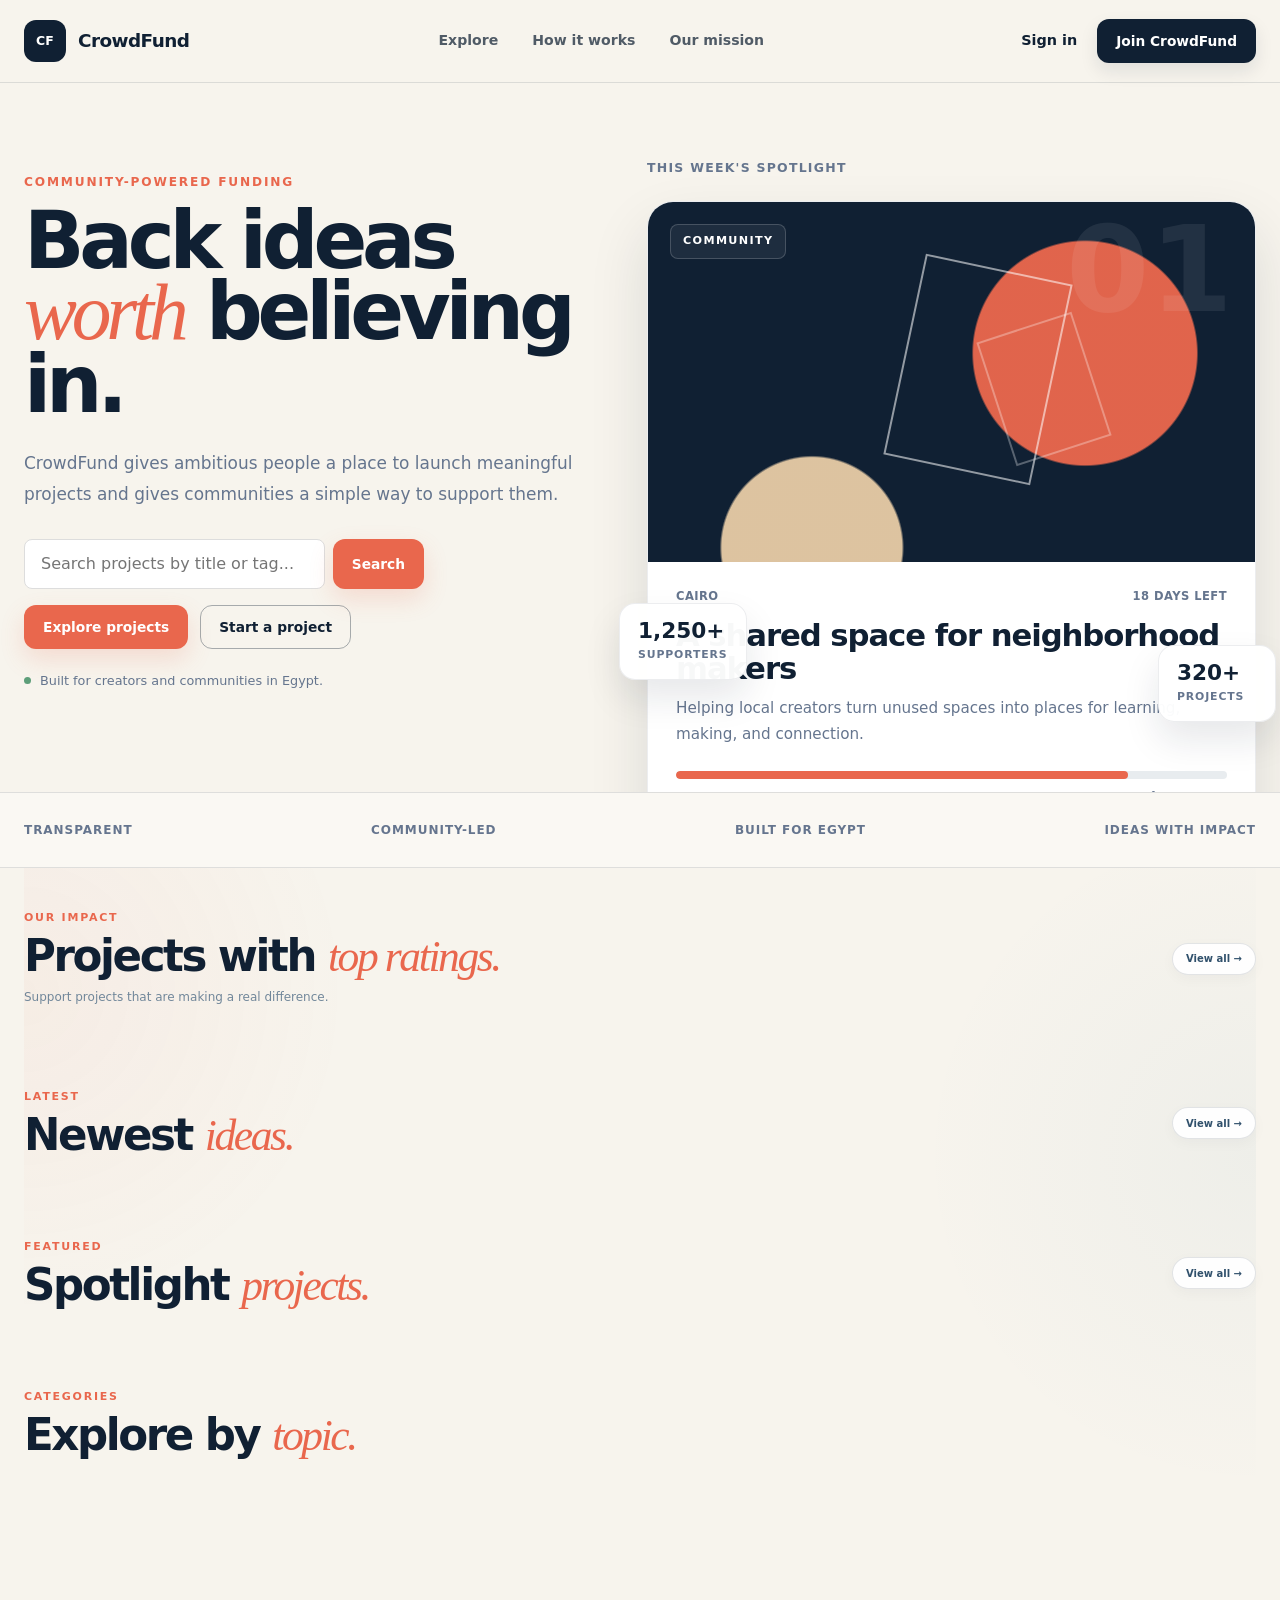
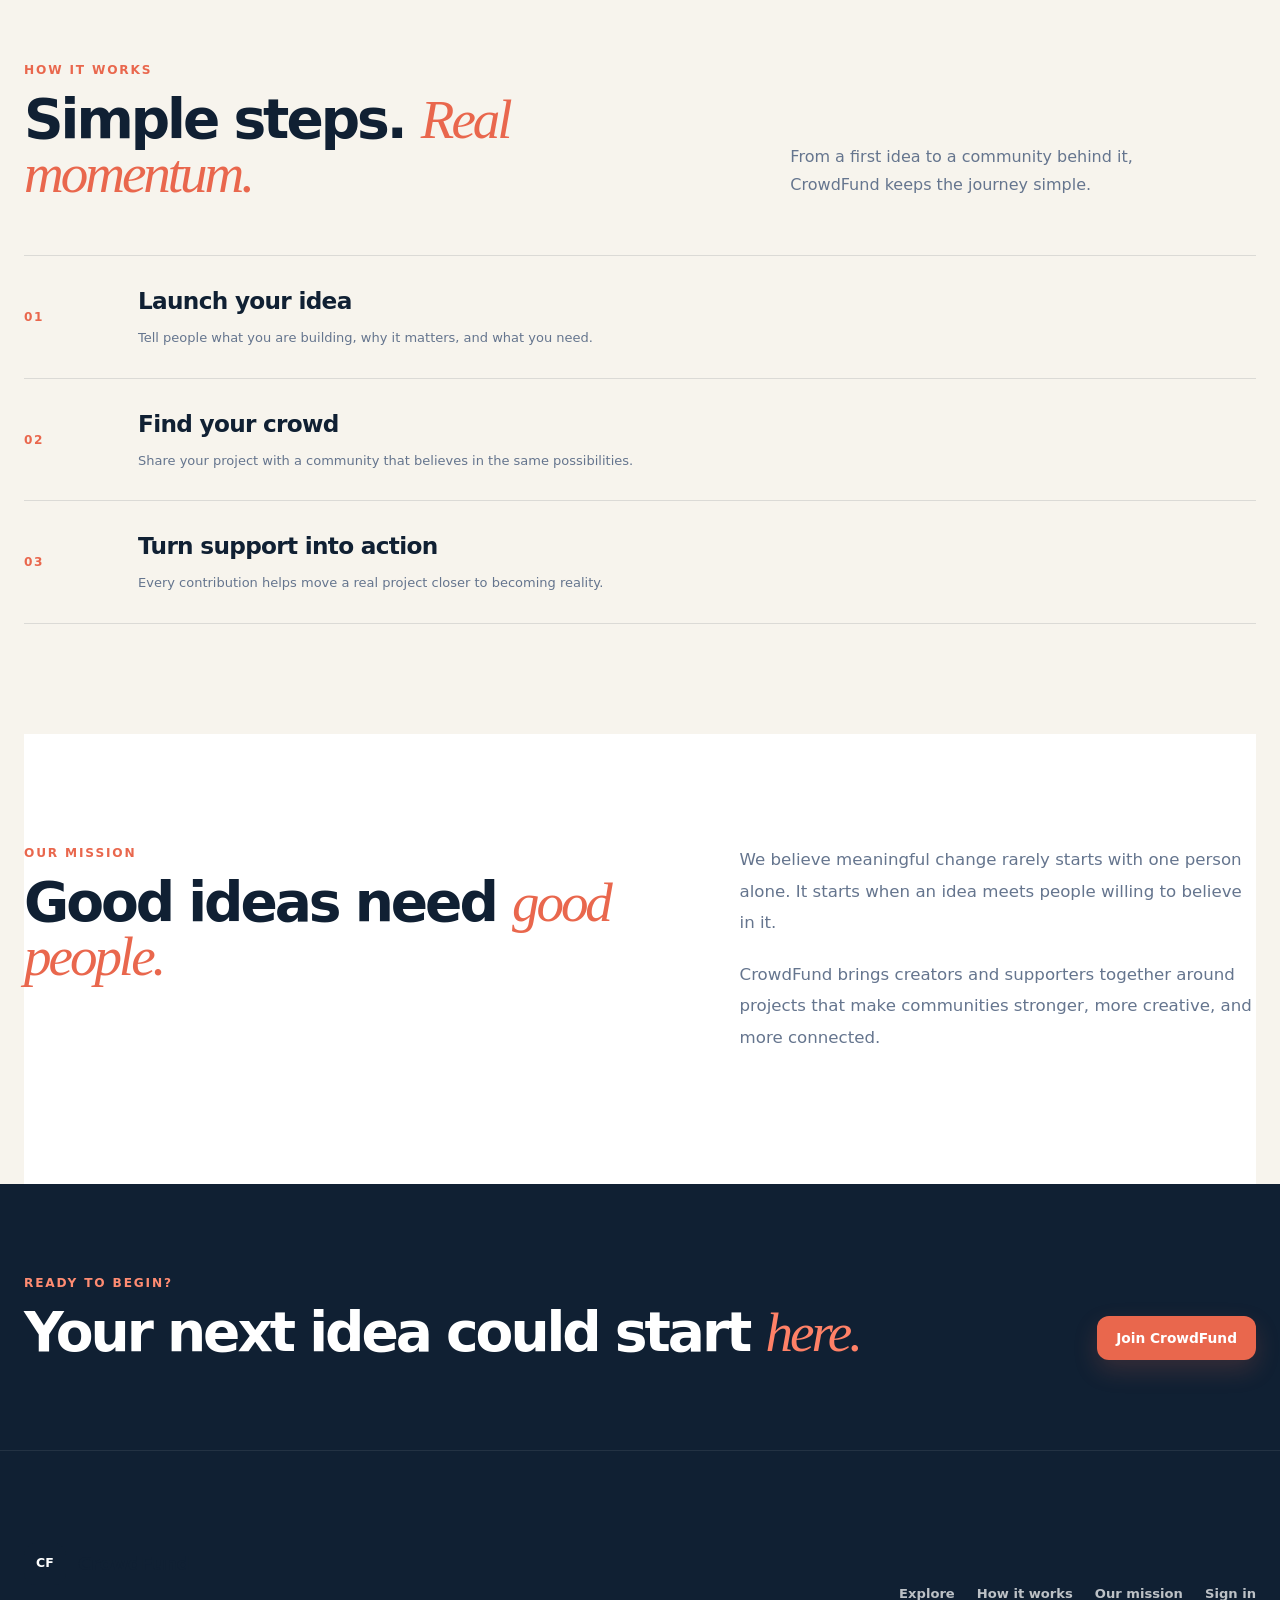
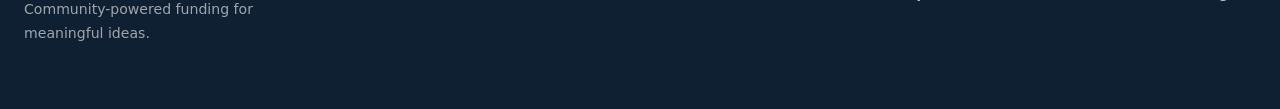
<file: frontend/index.html>
<!DOCTYPE html>
<html lang="en">
<head>
    <meta charset="UTF-8">

    <meta
        name="viewport"
        content="width=device-width, initial-scale=1.0"
    >

    <title>CrowdFund — Back Ideas Worth Believing In</title>

    <link
        rel="stylesheet"
        href="style.css?v=4"
    >

    <script src="app.js?v=4" defer></script>
    <script src="projects-common.js" defer></script>
    <script src="home.js" defer></script>
</head>

<body>

    <!-- =========================
         Header
         ========================= -->

    <header class="site-header">

        <div class="navbar">

            <a
                href="index.html"
                class="brand"
            >
                <span class="brand-mark">
                    CF
                </span>

                <span class="brand-name">
                    CrowdFund
                </span>
            </a>


            <nav class="main-nav">

                <a href="#discover">
                    Explore
                </a>

                <a href="#how-it-works">
                    How it works
                </a>

                <a href="#mission">
                    Our mission
                </a>

            </nav>


            <div
                class="nav-actions"
                id="nav-actions"
            >

                <a
                    href="login.html"
                    class="nav-login"
                >
                    Sign in
                </a>

                <a
                    href="register.html"
                    class="button button-dark"
                >
                    Join CrowdFund
                </a>

            </div>

        </div>

    </header>


    <!-- =========================
         Hero
         ========================= -->

    <main>

        <section class="hero">

            <div class="hero-grid">

                <div class="hero-copy">

                    <p class="hero-kicker">
                        Community-powered funding
                    </p>

                    <h1 class="hero-title">
                        Back ideas
                        <span>worth</span>
                        believing in.
                    </h1>

                    <p class="hero-description">
                        CrowdFund gives ambitious people a place
                        to launch meaningful projects and gives
                        communities a simple way to support them.
                    </p>


                    <div class="hero-actions">
                        <form id="hero-search-form" class="hero-search-form" style="display: flex; width: 100%; max-width: 400px; gap: 8px;">
                            <input type="text" id="hero-search-input" placeholder="Search projects by title or tag..." style="flex: 1; padding: 12px 16px; border: 1px solid #ddd; border-radius: 8px; font-size: 1rem; outline: none;">
                            <button type="submit" class="button button-coral">Search</button>
                        </form>
                    </div>
                    
                    <div class="hero-actions" style="margin-top: 16px;">

                        <a
                            href="#discover"
                            class="button button-coral"
                        >
                            Explore projects
                        </a>

                        <a
                            href="register.html"
                            class="button button-outline"
                        >
                            Start a project
                        </a>

                    </div>


                    <div class="hero-note">

                        <span class="hero-note-dot"></span>

                        <span>
                            Built for creators and communities in Egypt.
                        </span>

                    </div>

                </div>


                <div class="hero-showcase">

                    <p class="hero-showcase-label">
                        This week's spotlight
                    </p>


                    <article class="spotlight-card">

                        <div class="spotlight-visual">

                            <span class="spotlight-tag">
                                Community
                            </span>

                            <span class="spotlight-number">
                                01
                            </span>

                            <div class="spotlight-shape spotlight-shape-main"></div>
                            <div class="spotlight-shape spotlight-shape-small"></div>

                        </div>


                        <div class="spotlight-content">

                            <div class="spotlight-meta">
                                <span>Cairo</span>
                                <span>18 days left</span>
                            </div>

                            <h2>
                                A shared space for
                                neighborhood makers
                            </h2>

                            <p>
                                Helping local creators turn unused
                                spaces into places for learning,
                                making, and connection.
                            </p>


                            <div class="spotlight-progress">

                                <div class="progress-track">

                                    <div
                                        class="progress-value"
                                        style="width: 82%;"
                                    ></div>

                                </div>

                                <div class="spotlight-progress-meta">
                                    <strong>
                                        EGP 78,500
                                    </strong>

                                    <span>
                                        of EGP 95,000
                                    </span>
                                </div>

                            </div>

                        </div>

                    </article>


                    <div class="floating-stat floating-stat-left">

                        <strong>
                            1,250+
                        </strong>

                        <span>
                            supporters
                        </span>

                    </div>


                    <div class="floating-stat floating-stat-right">

                        <strong>
                            320+
                        </strong>

                        <span>
                            projects
                        </span>

                    </div>

                </div>

            </div>

        </section>


        <!-- =========================
             Trust strip
             ========================= -->

        <section class="trust-strip">

            <div class="trust-strip-inner">

                <span>
                    Transparent
                </span>

                <span>
                    Community-led
                </span>

                <span>
                    Built for Egypt
                </span>

                <span>
                    Ideas with impact
                </span>

            </div>

        </section>


        <!-- =========================
             Discover
             ========================= -->

        <section class="section discover-section" id="discover">
        <div class="section-heading">
    <div>
        <p class="hero-kicker">Our impact</p>

        <h2>
            Projects with
            <span>top ratings.</span>
        </h2>

        <p class="homepage-section-description">
            Support projects that are making a real difference.
        </p>
    </div>

    <a
        href="projects.html"
        class="homepage-view-all"
    >
        View all →
    </a>
</div>
            <div id="highest-rated-grid" class="project-grid"></div>
            
            <div class="section-heading">
    <div>
        <p class="hero-kicker">Latest</p>

        <h2>
            Newest
            <span>ideas.</span>
        </h2>
    </div>

    <a
        href="projects.html"
        class="homepage-view-all"
    >
        View all →
    </a>
</div>
            <div id="latest-projects-grid" class="project-grid"></div>

            <div class="section-heading">
    <div>
        <p class="hero-kicker">Featured</p>

        <h2>
            Spotlight
            <span>projects.</span>
        </h2>
    </div>

    <a
        href="projects.html"
        class="homepage-view-all"
    >
        View all →
    </a>
</div>
            <div id="featured-projects-grid" class="project-grid"></div>

           <div class="section-heading">
    <div>
        <p class="hero-kicker">Categories</p>

        <h2>
            Explore by
            <span>topic.</span>
        </h2>
    </div>
</div>
            <div id="categories-grid" class="project-grid" style="display: flex; gap: 20px; flex-wrap: wrap;"></div>
        </section>


        <!-- =========================
             How it works
             ========================= -->

        <section
            class="section how-section"
            id="how-it-works"
        >

            <div class="section-heading">

                <div>

                    <p class="hero-kicker">
                        How it works
                    </p>

                    <h2>
                        Simple steps.
                        <span>Real momentum.</span>
                    </h2>

                </div>

                <p>
                    From a first idea to a community behind it,
                    CrowdFund keeps the journey simple.
                </p>

            </div>


            <div class="process-list">

                <div class="process-row">

                    <span class="process-number">
                        01
                    </span>

                    <div class="process-content">

                        <h3>
                            Launch your idea
                        </h3>

                        <p>
                            Tell people what you are building,
                            why it matters, and what you need.
                        </p>

                    </div>

                </div>


                <div class="process-row">

                    <span class="process-number">
                        02
                    </span>

                    <div class="process-content">

                        <h3>
                            Find your crowd
                        </h3>

                        <p>
                            Share your project with a community
                            that believes in the same possibilities.
                        </p>

                    </div>

                </div>


                <div class="process-row">

                    <span class="process-number">
                        03
                    </span>

                    <div class="process-content">

                        <h3>
                            Turn support into action
                        </h3>

                        <p>
                            Every contribution helps move a real
                            project closer to becoming reality.
                        </p>

                    </div>

                </div>

            </div>

        </section>


        <!-- =========================
             Mission
             ========================= -->

        <section
            class="section mission-section"
            id="mission"
        >

            <div class="mission-grid">

                <div>

                    <p class="hero-kicker">
                        Our mission
                    </p>

                    <h2>
                        Good ideas need
                        <span>good people.</span>
                    </h2>

                </div>


                <div class="mission-copy">

                    <p>
                        We believe meaningful change rarely starts
                        with one person alone. It starts when an idea
                        meets people willing to believe in it.
                    </p>

                    <p>
                        CrowdFund brings creators and supporters
                        together around projects that make communities
                        stronger, more creative, and more connected.
                    </p>

                </div>

            </div>

        </section>


        <!-- =========================
             CTA
             ========================= -->

        <section class="cta-section">

            <div class="cta-inner">

                <div>

                    <p class="hero-kicker">
                        Ready to begin?
                    </p>

                    <h2>
                        Your next idea could
                        start <span>here.</span>
                    </h2>

                </div>


                <a
                    href="register.html"
                    class="button button-coral"
                >
                    Join CrowdFund
                </a>

            </div>

        </section>

    </main>


    <!-- =========================
         Footer
         ========================= -->

    <footer class="site-footer">

        <div class="footer-inner">

            <div class="footer-brand">

                <a
                    href="index.html"
                    class="brand"
                >
                    <span class="brand-mark">
                        CF
                    </span>

                    <span class="brand-name">
                        CrowdFund
                    </span>
                </a>

                <p>
                    Community-powered funding
                    for meaningful ideas.
                </p>

            </div>


            <div class="footer-links">

                <a href="#discover">
                    Explore
                </a>

                <a href="#how-it-works">
                    How it works
                </a>

                <a href="#mission">
                    Our mission
                </a>

                <a href="login.html">
                    Sign in
                </a>

            </div>

        </div>

    </footer>

</body>
</html>
</file>
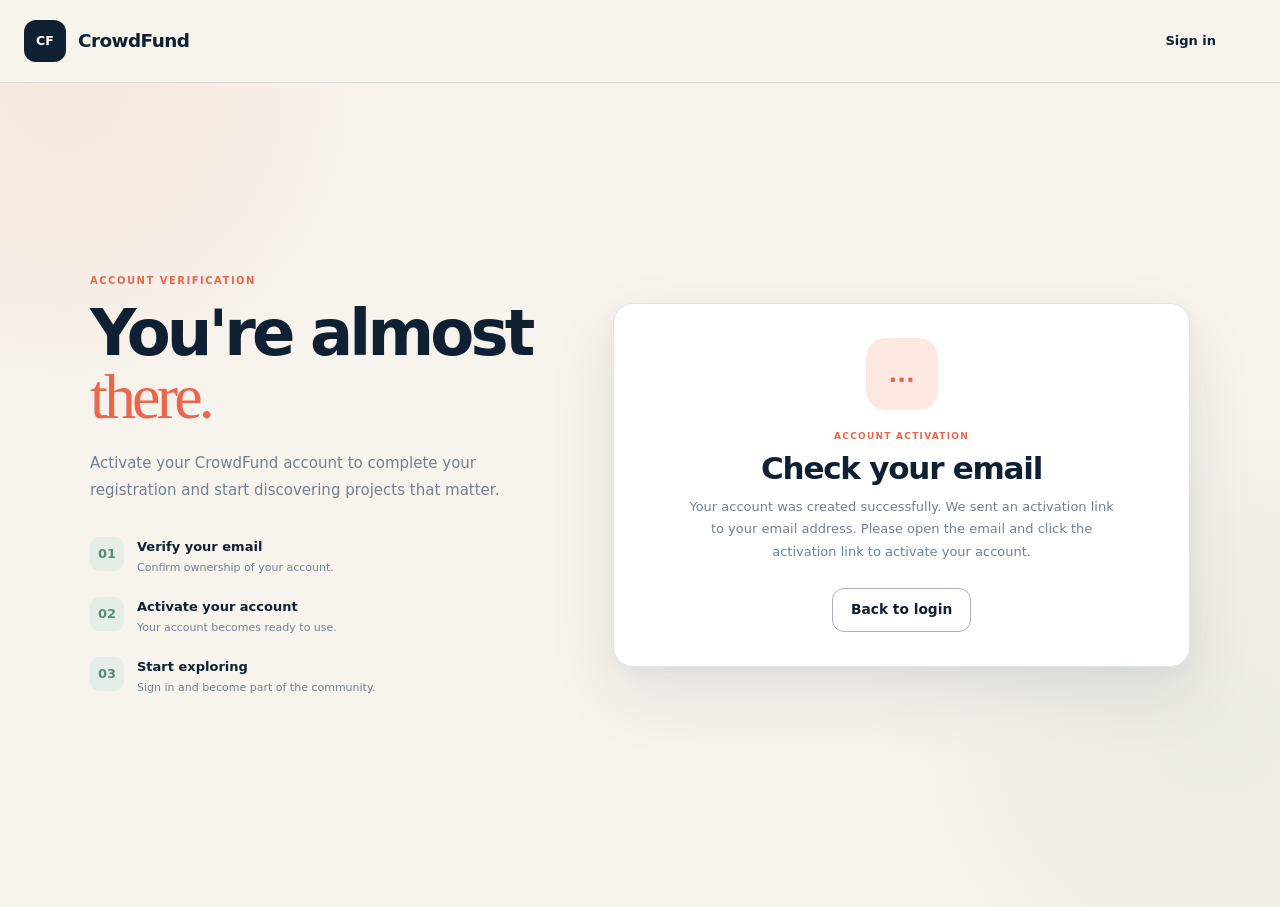
<file: frontend/activate.html>
<!DOCTYPE html>
<html lang="en">
<head>
    <meta charset="UTF-8">

    <meta
        name="viewport"
        content="width=device-width, initial-scale=1.0"
    >

    <meta
        name="description"
        content="Activate your CrowdFund account."
    >

    <title>Activate Account — CrowdFund</title>

    <link rel="stylesheet" href="style.css">
</head>

<body class="auth-page">

    <header class="site-header">
        <div class="container navbar">

            <a href="index.html" class="brand">
                <span class="brand-mark">CF</span>
                <span class="brand-name">
                    CrowdFund
                </span>
            </a>

            <div class="nav-actions">
                <a
                    href="login.html"
                    class="text-link"
                >
                    Sign in
                </a>
            </div>

        </div>
    </header>


    <main class="auth-main">

        <div class="auth-container">

            <section class="auth-intro">

                <div class="section-kicker">
                    ACCOUNT VERIFICATION
                </div>

                <h1>
                    You're almost
                    <span>there.</span>
                </h1>

                <p>
                    Activate your CrowdFund account to complete
                    your registration and start discovering
                    projects that matter.
                </p>

                <div class="auth-benefits">

                    <div class="auth-benefit">
                        <div class="auth-benefit-icon">
                            01
                        </div>

                        <div>
                            <strong>
                                Verify your email
                            </strong>

                            <span>
                                Confirm ownership of your account.
                            </span>
                        </div>
                    </div>


                    <div class="auth-benefit">
                        <div class="auth-benefit-icon">
                            02
                        </div>

                        <div>
                            <strong>
                                Activate your account
                            </strong>

                            <span>
                                Your account becomes ready to use.
                            </span>
                        </div>
                    </div>


                    <div class="auth-benefit">
                        <div class="auth-benefit-icon">
                            03
                        </div>

                        <div>
                            <strong>
                                Start exploring
                            </strong>

                            <span>
                                Sign in and become part of the community.
                            </span>
                        </div>
                    </div>

                </div>

            </section>


            <section class="auth-card activation-card">

                <div
                    id="activation-state"
                    class="activation-state"
                >

                    <div class="activation-icon">
                        ...
                    </div>

                    <span class="auth-card-label">
                        ACCOUNT ACTIVATION
                    </span>

                    <h2 id="activation-title">
                        Activating your account
                    </h2>

                    <p id="activation-message">
                        Please wait while we verify your
                        activation link.
                    </p>

                    <div
                        id="activation-actions"
                        class="activation-actions"
                        hidden
                    >

                        <a
                            href="login.html"
                            class="button button-coral button-large"
                        >
                            Go to sign in
                        </a>

                        <a
                            href="index.html"
                            class="button button-outline button-large"
                        >
                            Back to home
                        </a>

                    </div>

                </div>

            </section>

        </div>

    </main>


    <script src="app.js"></script>
    <script src="activate.js"></script>

</body>
</html>
</file>
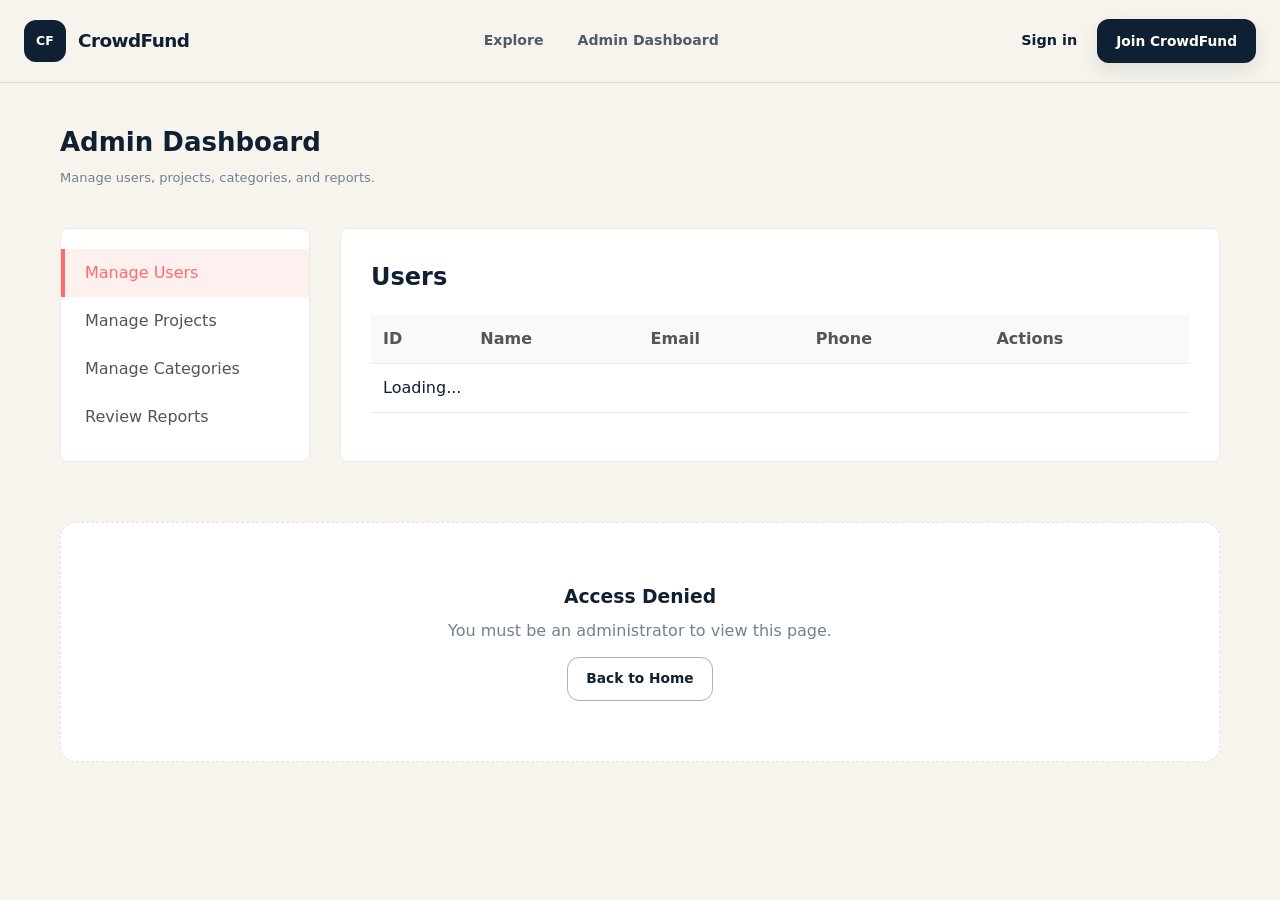
<file: frontend/admin.html>
<!DOCTYPE html>
<html lang="en">
<head>
    <meta charset="UTF-8">
    <meta name="viewport" content="width=device-width, initial-scale=1.0">
    <title>Admin Dashboard — CrowdFund</title>
    <link rel="stylesheet" href="style.css">
    <link rel="stylesheet" href="projects.css">
    <style>
        .admin-container {
            display: grid;
            grid-template-columns: 250px 1fr;
            gap: 30px;
            margin-top: 40px;
            margin-bottom: 60px;
        }
        .admin-sidebar {
            background: #fff;
            border: 1px solid #eaeaea;
            border-radius: 8px;
            padding: 20px 0;
            align-self: start;
        }
        .admin-nav-item {
            display: block;
            padding: 12px 20px;
            color: #555;
            text-decoration: none;
            font-weight: 500;
            border-left: 4px solid transparent;
        }
        .admin-nav-item:hover {
            background: #f9f9f9;
            color: #1a1a1a;
        }
        .admin-nav-item.active {
            border-left-color: #ff6b6b;
            color: #ff6b6b;
            background: #fff0f0;
        }
        .admin-content {
            background: #fff;
            border: 1px solid #eaeaea;
            border-radius: 8px;
            padding: 30px;
        }
        .admin-table {
            width: 100%;
            border-collapse: collapse;
            margin-top: 20px;
        }
        .admin-table th, .admin-table td {
            padding: 12px;
            text-align: left;
            border-bottom: 1px solid #eaeaea;
        }
        .admin-table th {
            font-weight: 600;
            color: #555;
            background: #f9f9f9;
        }
        .admin-table tr:hover {
            background: #f9f9f9;
        }
        .admin-actions {
            display: flex;
            gap: 10px;
        }
        .admin-btn {
            padding: 6px 12px;
            font-size: 0.85rem;
            border-radius: 4px;
            cursor: pointer;
            border: none;
            font-weight: 500;
        }
        .btn-danger {
            background: #ffe3e3;
            color: #e03131;
        }
        .btn-danger:hover { background: #ffc9c9; }
        .btn-success {
            background: #d3f9d8;
            color: #2b8a3e;
        }
        .btn-success:hover { background: #b2f2bb; }
        .btn-primary {
            background: #e7f5ff;
            color: #1971c2;
        }
        .btn-primary:hover { background: #d0ebff; }
        
        .section-panel { display: none; }
        .section-panel.active { display: block; }
    </style>
</head>
<body>
    <header class="site-header">
        <div class="container navbar">
            <a href="index.html" class="brand">
                <span class="brand-mark">CF</span>
                <span class="brand-name">CrowdFund</span>
            </a>
            <nav class="main-nav">
                <a href="projects.html">Explore</a>
                <a href="admin.html" class="active">Admin Dashboard</a>
            </nav>
            <div class="nav-actions" id="nav-actions"></div>
        </div>
    </header>

    <main class="page-main">
        <div class="container">
            <div class="page-header">
                <div>
                    <h1>Admin Dashboard</h1>
                    <p>Manage users, projects, categories, and reports.</p>
                </div>
            </div>

            <div class="admin-container" id="admin-container" hidden>
                <aside class="admin-sidebar">
                    <a href="#" class="admin-nav-item active" data-target="users">Manage Users</a>
                    <a href="#" class="admin-nav-item" data-target="projects">Manage Projects</a>
                    <a href="#" class="admin-nav-item" data-target="categories">Manage Categories</a>
                    <a href="#" class="admin-nav-item" data-target="reports">Review Reports</a>
                </aside>

                <div class="admin-content">
                    <!-- Users Section -->
                    <div id="section-users" class="section-panel active">
                        <h2>Users</h2>
                        <table class="admin-table">
                            <thead>
                                <tr>
                                    <th>ID</th>
                                    <th>Name</th>
                                    <th>Email</th>
                                    <th>Phone</th>
                                    <th>Actions</th>
                                </tr>
                            </thead>
                            <tbody id="users-tbody">
                                <tr><td colspan="5">Loading...</td></tr>
                            </tbody>
                        </table>
                    </div>

                    <!-- Projects Section -->
                    <div id="section-projects" class="section-panel">
                        <h2>Projects</h2>
                        <table class="admin-table">
                            <thead>
                                <tr>
                                    <th>ID</th>
                                    <th>Title</th>
                                    <th>Category</th>
                                    <th>Status</th>
                                    <th>Featured</th>
                                    <th>Actions</th>
                                </tr>
                            </thead>
                            <tbody id="projects-tbody">
                                <tr><td colspan="6">Loading...</td></tr>
                            </tbody>
                        </table>
                    </div>

                    <!-- Categories Section -->
                    <div id="section-categories" class="section-panel">
                        <div style="display: flex; justify-content: space-between; align-items: center;">
                            <h2>Categories</h2>
                            <button id="add-category-btn" class="button button-coral button-small">Add Category</button>
                        </div>
                        <div id="add-category-form" hidden style="margin-top:15px; display:flex; gap:10px;">
                            <input type="text" id="new-category-name" placeholder="Category Name" style="padding:8px; border:1px solid #ccc; border-radius:4px; flex:1;">
                            <button id="save-category-btn" class="button button-coral button-small">Save</button>
                            <button id="cancel-category-btn" class="button button-outline button-small">Cancel</button>
                        </div>
                        <table class="admin-table">
                            <thead>
                                <tr>
                                    <th>ID</th>
                                    <th>Name</th>
                                    <th>Slug</th>
                                    <th>Actions</th>
                                </tr>
                            </thead>
                            <tbody id="categories-tbody">
                                <tr><td colspan="4">Loading...</td></tr>
                            </tbody>
                        </table>
                    </div>

                    <!-- Reports Section -->
                    <div id="section-reports" class="section-panel">
                        <h2>Reports</h2>
                        <table class="admin-table">
                            <thead>
                                <tr>
                                    <th>ID</th>
                                    <th>Reporter</th>
                                    <th>Type</th>
                                    <th>Target ID</th>
                                    <th>Reason</th>
                                    <th>Actions</th>
                                </tr>
                            </thead>
                            <tbody id="reports-tbody">
                                <tr><td colspan="6">Loading...</td></tr>
                            </tbody>
                        </table>
                    </div>
                </div>
            </div>

            <div id="admin-error" class="empty-state" hidden>
                <h3>Access Denied</h3>
                <p>You must be an administrator to view this page.</p>
                <a href="index.html" class="button button-outline" style="margin-top: 14px;">Back to Home</a>
            </div>
        </div>
    </main>

    <script src="app.js"></script>
    <script src="admin.js"></script>
</body>
</html>
</file>
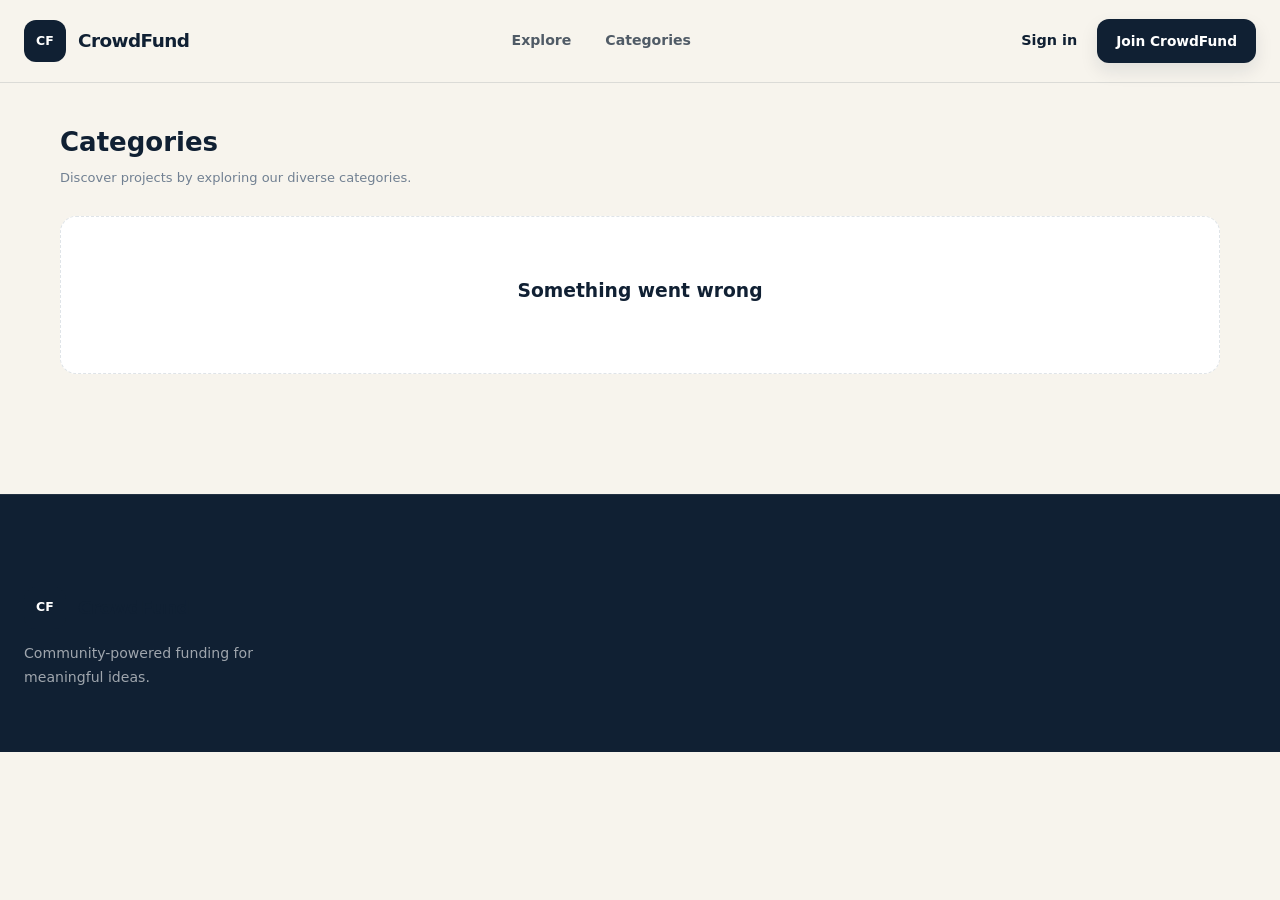
<file: frontend/categories.html>
<!DOCTYPE html>
<html lang="en">
<head>
    <meta charset="UTF-8">
    <meta name="viewport" content="width=device-width, initial-scale=1.0">
    <title>Categories — CrowdFund</title>
    <link rel="stylesheet" href="style.css">
    <link rel="stylesheet" href="projects.css">
    <style>
        .categories-grid-full {
            display: grid;
            grid-template-columns: repeat(auto-fill, minmax(250px, 1fr));
            gap: 20px;
            margin-top: 40px;
        }
        .category-card-large {
            display: flex;
            align-items: center;
            justify-content: center;
            padding: 40px 20px;
            background: #fff;
            border: 1px solid #eaeaea;
            border-radius: 12px;
            text-align: center;
            text-decoration: none;
            color: #1a1a1a;
            transition: transform 0.2s, box-shadow 0.2s;
            box-shadow: 0 4px 6px rgba(0,0,0,0.05);
        }
        .category-card-large:hover {
            transform: translateY(-5px);
            box-shadow: 0 8px 15px rgba(0,0,0,0.1);
            border-color: #ff6b6b;
        }
        .category-card-large h3 {
            margin: 0;
            font-size: 1.5rem;
        }
    </style>
</head>
<body>
    <header class="site-header">
        <div class="container navbar">
            <a href="index.html" class="brand">
                <span class="brand-mark">CF</span>
                <span class="brand-name">CrowdFund</span>
            </a>
            <nav class="main-nav">
                <a href="projects.html">Explore</a>
                <a href="categories.html">Categories</a>
            </nav>
            <div class="nav-actions" id="nav-actions"></div>
        </div>
    </header>

    <main class="page-main">
        <div class="container">
            <div class="page-header">
                <div>
                    <h1>Categories</h1>
                    <p>Discover projects by exploring our diverse categories.</p>
                </div>
            </div>

            <div id="categories-loading" class="loading-state">
                Loading categories...
            </div>
            
            <div id="categories-empty" class="empty-state" hidden>
                <h3>No categories found</h3>
            </div>

            <div id="categories-grid" class="categories-grid-full" hidden></div>
        </div>
    </main>

    <footer class="site-footer">
        <div class="container footer-inner">
            <div class="footer-brand">
                <a href="index.html" class="brand">
                    <span class="brand-mark">CF</span>
                    <span class="brand-name">CrowdFund</span>
                </a>
                <p>Community-powered funding for meaningful ideas.</p>
            </div>
        </div>
    </footer>

    <script src="app.js"></script>
    <script src="categories.js"></script>
</body>
</html>
</file>
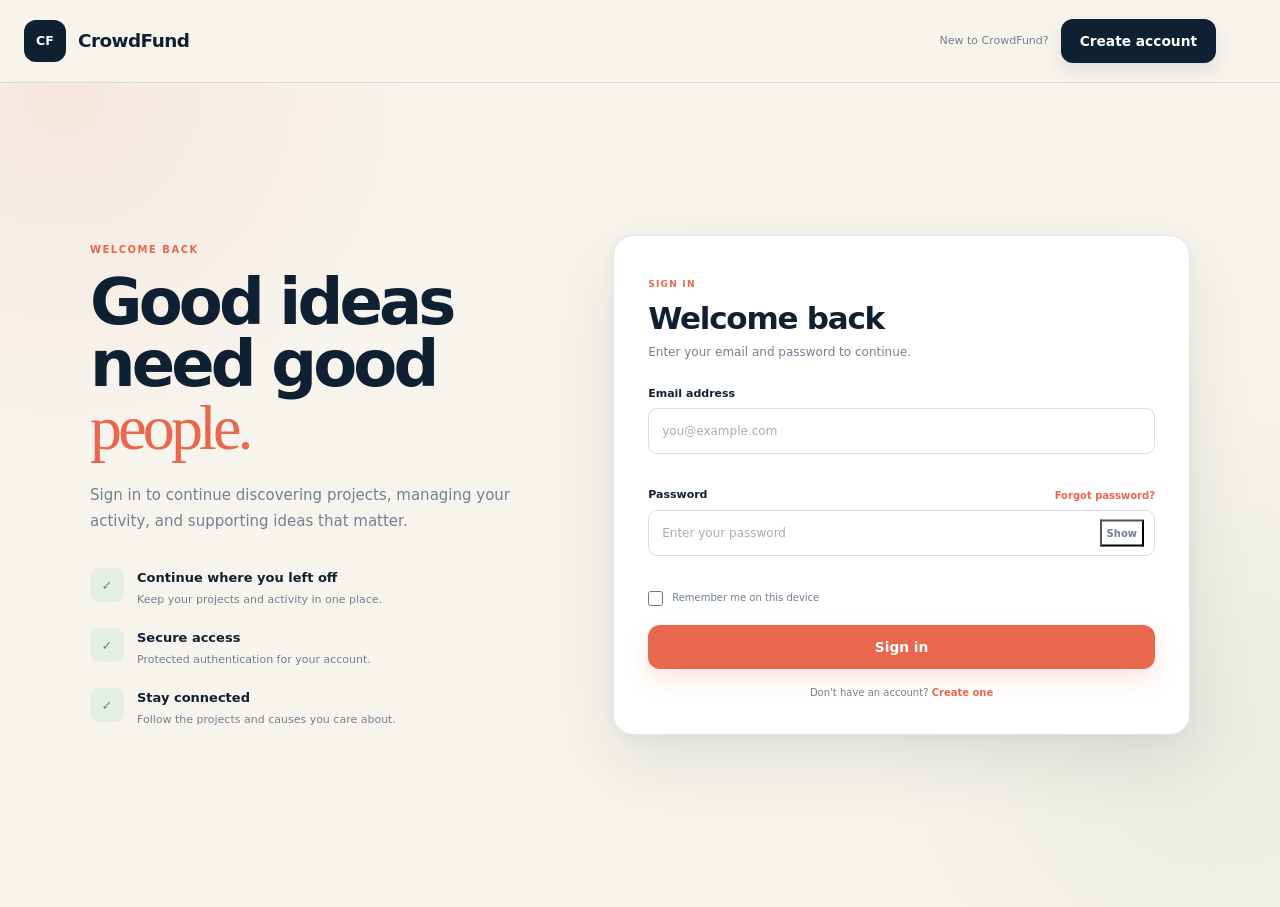
<file: frontend/create-project.html>
<!DOCTYPE html>
<html lang="en">
<head>
    <meta charset="UTF-8">

    <meta
        name="viewport"
        content="width=device-width, initial-scale=1.0"
    >

    <title>Start a Project — CrowdFund</title>

    <link rel="stylesheet" href="style.css">
    <link rel="stylesheet" href="projects.css">
</head>

<body>

    <header class="site-header">
        <div class="container navbar">

            <a href="index.html" class="brand">
                <span class="brand-mark">CF</span>
                <span class="brand-name">CrowdFund</span>
            </a>

            <nav class="main-nav">
                <a href="projects.html">Explore</a>
                
            </nav>

            <div class="nav-actions" id="nav-actions"></div>

        </div>
    </header>


    <main class="page-main">
        <div class="container">

            <div class="page-header">
                <div>
                    <h1>Start a project</h1>
                    <p>Tell people what you're building and why it matters.</p>
                </div>
            </div>


            <div id="create-alert" class="form-alert" hidden></div>


            <section class="form-card" id="details-card">

                <div class="form-section-title">Project details</div>
                <div class="form-section-subtitle">
                    All fields except tags are required.
                </div>

                <form id="create-project-form" novalidate>

                    <div class="form-group">
                        <label for="title">Project title</label>
                        <input type="text" id="title" name="title" placeholder="A short, clear title" required>
                        <small class="field-error" id="title-error"></small>
                    </div>

                    <div class="form-group">
                        <label for="details">Project details</label>
                        <textarea id="details" name="details" placeholder="Describe your project, its goals, and how the funds will be used." required></textarea>
                        <small class="field-error" id="details-error"></small>
                    </div>

                    <div class="form-row">

                        <div class="form-group">
                            <label for="category">Category</label>
                            <select id="category" name="category" required>
                                <option value="">Select a category</option>
                            </select>
                            <small class="field-error" id="category-error"></small>
                        </div>

                        <div class="form-group">
                            <label for="target_amount">Target amount (EGP)</label>
                            <input type="number" id="target_amount" name="target_amount" min="1" step="0.01" placeholder="250000" required>
                            <small class="field-error" id="target_amount-error"></small>
                        </div>

                    </div>

                    <div class="form-group">
                        <label for="tags">
                            Tags
                            <span class="optional-label">Optional</span>
                        </label>
                        <input type="text" id="tags" name="tags" placeholder="solar, farming, community">
                        <small class="form-hint">Separate tags with commas.</small>
                        <small class="field-error" id="tags-error"></small>
                    </div>

                    <div class="form-row">

                        <div class="form-group">
                            <label for="start_date">Campaign start date</label>
                            <input type="date" id="start_date" name="start_date" required>
                            <small class="field-error" id="start_date-error"></small>
                        </div>

                        <div class="form-group">
                            <label for="end_date">Campaign end date</label>
                            <input type="date" id="end_date" name="end_date" required>
                            <small class="field-error" id="end_date-error"></small>
                        </div>

                    </div>
                    <div class="form-group project-image-upload-group">

    <label for="image-input">
        Project images
        <span class="optional-label">Optional</span>
    </label>

    <div class="image-upload-grid" id="image-upload-grid">

        <label class="image-upload-add">
            <span class="image-upload-plus">+</span>
            <span>Add image</span>

            <input
                type="file"
                id="image-input"
                accept="image/*"
                multiple
                hidden
            >
        </label>

    </div>

    <small class="form-hint">
        Add one or more images to showcase your project.
    </small>

    <small
        class="field-error"
        id="images-error"
    ></small>

</div>

                    <button type="submit" id="create-button" class="button button-coral button-full">
                        <span id="create-button-text">Create project</span>
                    </button>

                </form>

            </section>


            

        </div>
    </main>


    <script src="app.js"></script>
    <script src="projects-common.js"></script>
    <script src="create-project.js"></script>

</body>
</html>
</file>
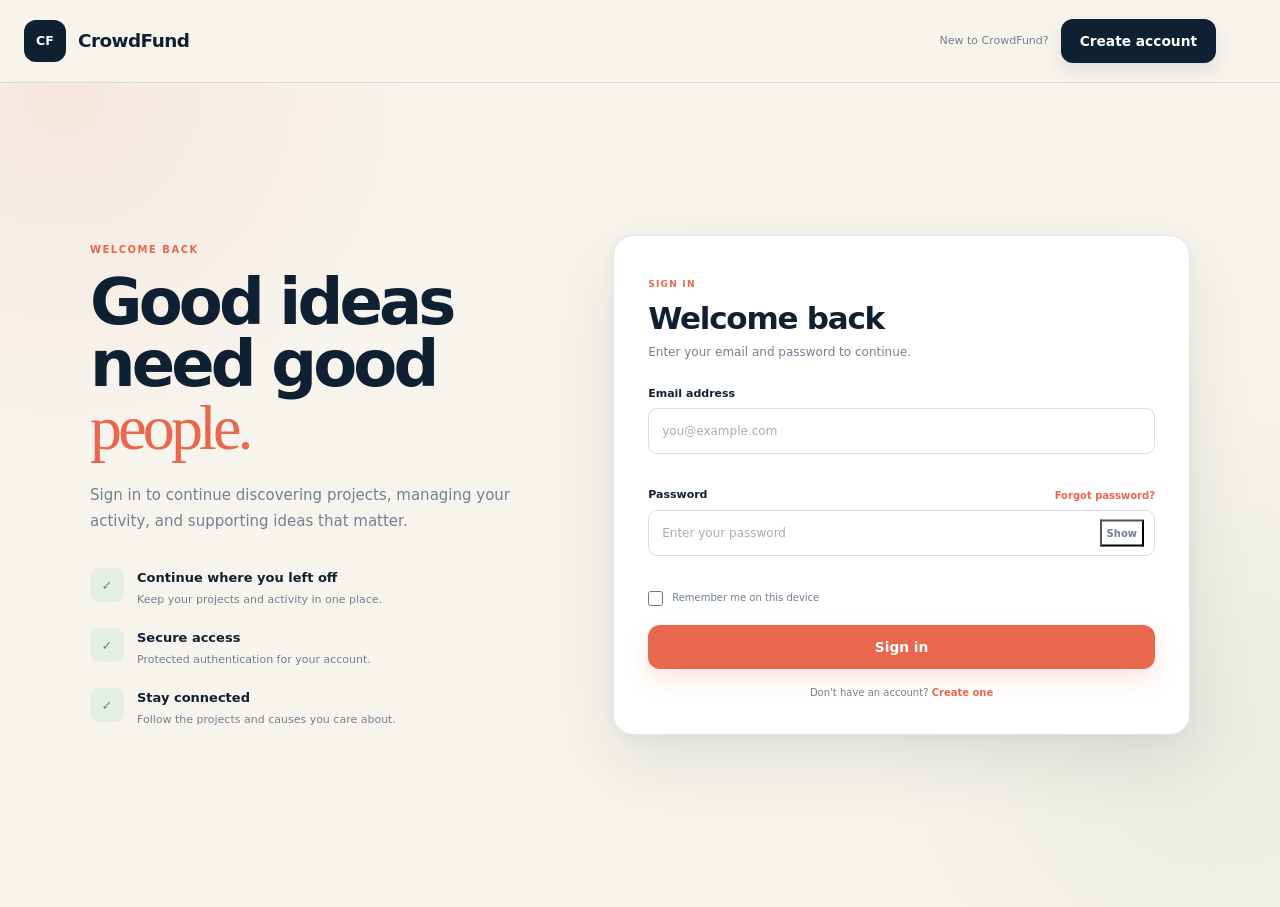
<file: frontend/edit-project.html>
<!DOCTYPE html>
<html lang="en">
<head>
    <meta charset="UTF-8">

    <meta
        name="viewport"
        content="width=device-width, initial-scale=1.0"
    >

    <title>Edit Project — CrowdFund</title>

    <link rel="stylesheet" href="style.css">
    <link rel="stylesheet" href="projects.css">
</head>

<body>

    <header class="site-header">
        <div class="container navbar">

            <a href="index.html" class="brand">
                <span class="brand-mark">CF</span>
                <span class="brand-name">CrowdFund</span>
            </a>

            <nav class="main-nav">
                <a href="projects.html">Explore</a>
                
            </nav>

            <div class="nav-actions" id="nav-actions"></div>

        </div>
    </header>


    <main class="page-main">
        <div class="container">

            <div class="page-header">
                <div>
                    <h1>Edit project</h1>
                    <p>Update your project's details, images, and campaign dates.</p>
                </div>
            </div>


            <div id="edit-loading" class="loading-state">
                Loading project...
            </div>

            <div id="edit-error" class="empty-state" hidden>
                <h3 id="edit-error-title">Something went wrong</h3>
                <p id="edit-error-message"></p>
                <a href="my-projects.
                html" class="button button-outline" style="margin-top: 14px;">
                    Back to my projects
                </a>
            </div>


            <div id="edit-content" hidden>

                <div id="edit-alert" class="form-alert" hidden></div>

                <section class="form-card">

                    <div class="form-section-title">Project details</div>

                    <form id="edit-project-form" novalidate>

                        <div class="form-group">
                            <label for="title">Project title</label>
                            <input type="text" id="title" name="title" required>
                            <small class="field-error" id="title-error"></small>
                        </div>

                        <div class="form-group">
                            <label for="details">Project details</label>
                            <textarea id="details" name="details" required></textarea>
                            <small class="field-error" id="details-error"></small>
                        </div>

                        <div class="form-row">

                            <div class="form-group">
                                <label for="category">Category</label>
                                <select id="category" name="category" required>
                                    <option value="">Select a category</option>
                                </select>
                                <small class="field-error" id="category-error"></small>
                            </div>

                            <div class="form-group">
                                <label for="target_amount">Target amount (EGP)</label>
                                <input type="number" id="target_amount" name="target_amount" min="1" step="0.01" required>
                                <small class="field-error" id="target_amount-error"></small>
                            </div>

                        </div>

                        <div class="form-group">
                            <label for="tags">
                                Tags
                                <span class="optional-label">Optional</span>
                            </label>
                            <input type="text" id="tags" name="tags" placeholder="solar, farming, community">
                            <small class="form-hint">Separate tags with commas.</small>
                            <small class="field-error" id="tags-error"></small>
                        </div>

                        <div class="form-row">

                            <div class="form-group">
                                <label for="start_date">Campaign start date</label>
                                <input type="date" id="start_date" name="start_date" required>
                                <small class="field-error" id="start_date-error"></small>
                            </div>

                            <div class="form-group">
                                <label for="end_date">Campaign end date</label>
                                <input type="date" id="end_date" name="end_date" required>
                                <small class="field-error" id="end_date-error"></small>
                            </div>

                        </div>

                        <button type="submit" id="save-button" class="button button-coral button-full">
                            <span id="save-button-text">Save changes</span>
                        </button>

                    </form>

                </section>


                <section class="form-card">

                    <div class="form-section-title">Project images</div>
                    <div class="form-section-subtitle">
                        Add more pictures or remove existing ones.
                    </div>

                    <div class="image-upload-grid" id="image-upload-grid">
                        <label class="image-upload-add">
                            + Add image
                            <input type="file" id="image-input" accept="image/*" multiple hidden>
                        </label>
                    </div>

                </section>


                <section class="form-card">

                    <div class="form-section-title">Cancellation</div>

                    <p class="form-section-subtitle" id="cancel-note"></p>

                    <button type="button" id="cancel-project-button" class="button-danger button-full" hidden>
                        Cancel project
                    </button>

                </section>


                <section class="form-card">

                    <div class="form-section-title">Danger zone</div>
                    <p class="form-section-subtitle">
                        Deleting a project permanently removes it and cannot be undone.
                    </p>

                    <button type="button" id="delete-project-button" class="button-danger button-full">
                        Delete project
                    </button>

                </section>

            </div>

        </div>
    </main>


    <script src="app.js"></script>
    <script src="projects-common.js"></script>
    <script src="edit-project.js"></script>

</body>
</html>
</file>
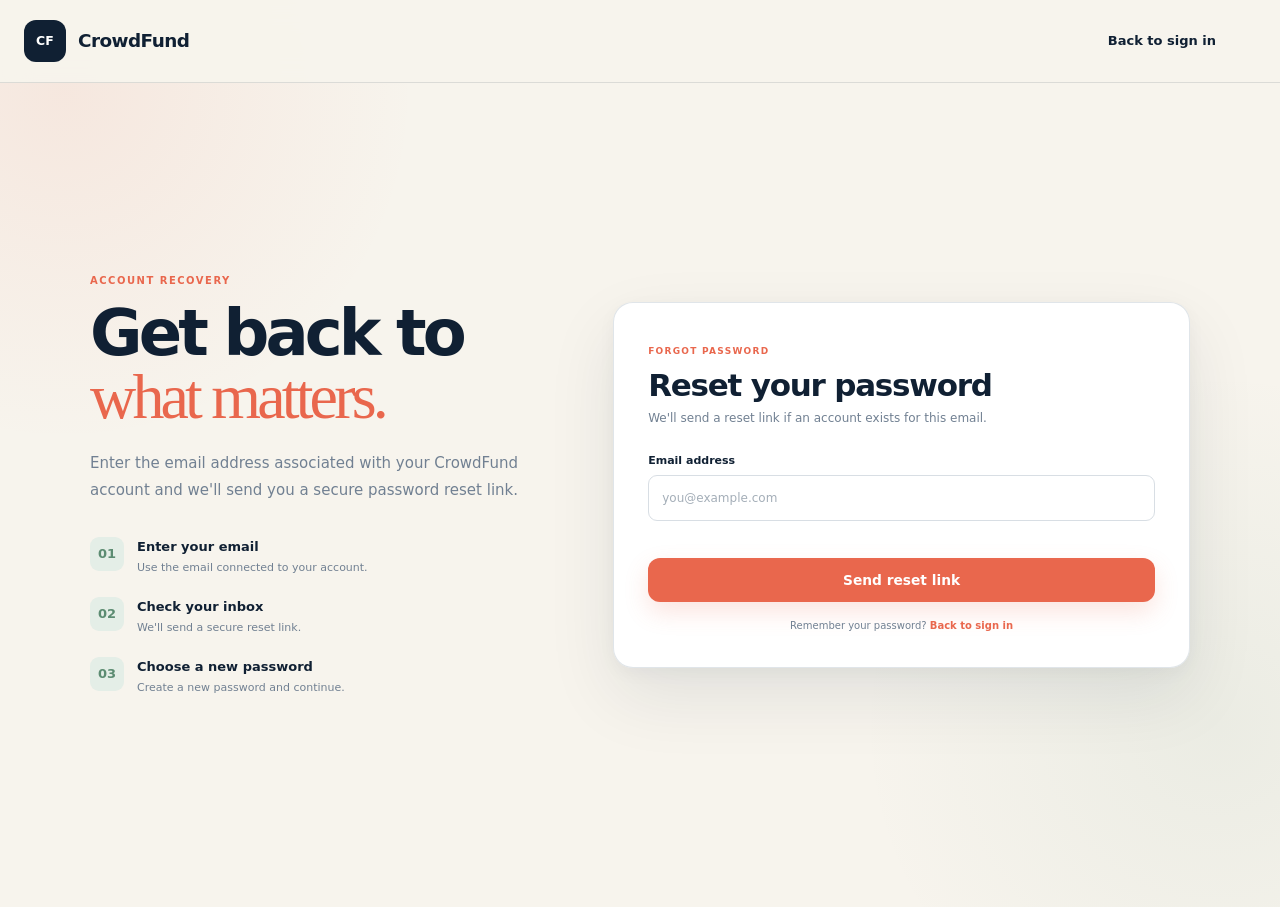
<file: frontend/forgot-password.html>
<!DOCTYPE html>
<html lang="en">
<head>
    <meta charset="UTF-8">

    <meta
        name="viewport"
        content="width=device-width, initial-scale=1.0"
    >

    <meta
        name="description"
        content="Reset your CrowdFund password."
    >

    <title>Forgot Password — CrowdFund</title>

    <link rel="stylesheet" href="style.css">
</head>

<body class="auth-page">

    <header class="site-header">
        <div class="container navbar">

            <a href="index.html" class="brand">
                <span class="brand-mark">CF</span>
                <span class="brand-name">CrowdFund</span>
            </a>

            <div class="nav-actions">
                <a
                    href="login.html"
                    class="text-link"
                >
                    Back to sign in
                </a>
            </div>

        </div>
    </header>


    <main class="auth-main">

        <div class="auth-container">

            <section class="auth-intro">

                <div class="section-kicker">
                    ACCOUNT RECOVERY
                </div>

                <h1>
                    Get back to
                    <span>what matters.</span>
                </h1>

                <p>
                    Enter the email address associated with your
                    CrowdFund account and we'll send you a secure
                    password reset link.
                </p>

                <div class="auth-benefits">

                    <div class="auth-benefit">
                        <div class="auth-benefit-icon">
                            01
                        </div>

                        <div>
                            <strong>
                                Enter your email
                            </strong>

                            <span>
                                Use the email connected to your account.
                            </span>
                        </div>
                    </div>

                    <div class="auth-benefit">
                        <div class="auth-benefit-icon">
                            02
                        </div>

                        <div>
                            <strong>
                                Check your inbox
                            </strong>

                            <span>
                                We'll send a secure reset link.
                            </span>
                        </div>
                    </div>

                    <div class="auth-benefit">
                        <div class="auth-benefit-icon">
                            03
                        </div>

                        <div>
                            <strong>
                                Choose a new password
                            </strong>

                            <span>
                                Create a new password and continue.
                            </span>
                        </div>
                    </div>

                </div>

            </section>


            <section class="auth-card">

                <div class="auth-card-header">

                    <span class="auth-card-label">
                        FORGOT PASSWORD
                    </span>

                    <h2>
                        Reset your password
                    </h2>

                    <p>
                        We'll send a reset link if an account
                        exists for this email.
                    </p>

                </div>


                <div
                    id="forgot-alert"
                    class="form-alert"
                    role="alert"
                    aria-live="polite"
                    hidden
                ></div>


                <form
                    id="forgot-form"
                    class="auth-form"
                    novalidate
                >

                    <div class="form-group">

                        <label for="forgot-email">
                            Email address
                        </label>

                        <input
                            type="email"
                            id="forgot-email"
                            name="email"
                            placeholder="you@example.com"
                            autocomplete="email"
                            required
                        >

                        <small
                            class="field-error"
                            id="forgot-email-error"
                        ></small>

                    </div>


                    <button
                        type="submit"
                        id="forgot-button"
                        class="button button-coral button-large auth-submit"
                    >
                        <span id="forgot-button-text">
                            Send reset link
                        </span>
                    </button>


                    <p class="auth-footer-text">
                        Remember your password?

                        <a href="login.html">
                            Back to sign in
                        </a>
                    </p>

                </form>

            </section>

        </div>

    </main>


    <script src="app.js"></script>
    <script src="forgot-password.js"></script>

</body>
</html>
</file>
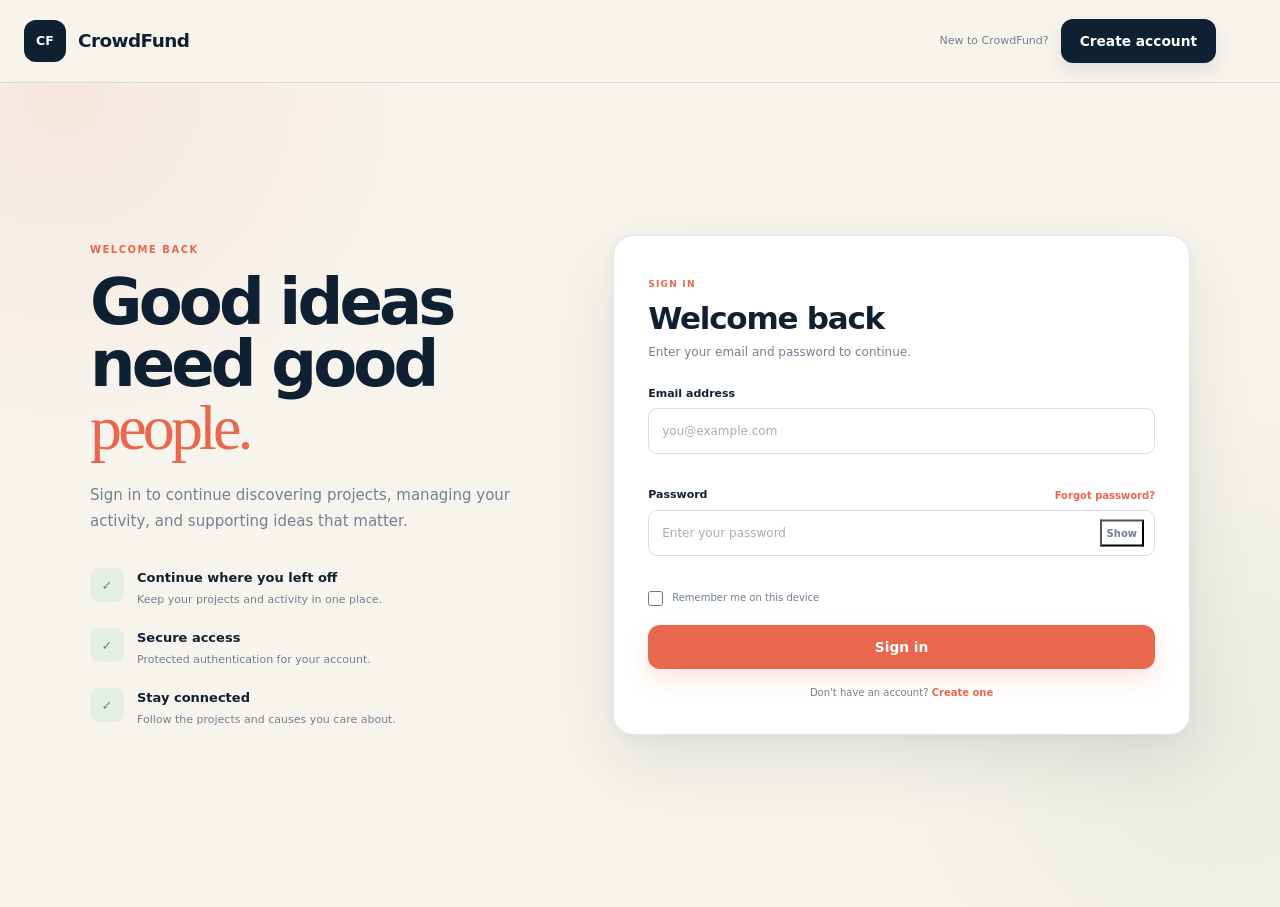
<file: frontend/login.html>
<!DOCTYPE html>
<html lang="en">
<head>
    <meta charset="UTF-8">

    <meta
        name="viewport"
        content="width=device-width, initial-scale=1.0"
    >

    <meta
        name="description"
        content="Sign in to your CrowdFund account."
    >

    <title>Sign In — CrowdFund</title>

    <link rel="stylesheet" href="style.css">
</head>

<body class="auth-page">

    <header class="site-header">
        <div class="container navbar">

            <a href="index.html" class="brand">
                <span class="brand-mark">CF</span>
                <span class="brand-name">CrowdFund</span>
            </a>

            <div class="nav-actions">
                <span class="auth-nav-text">
                    New to CrowdFund?
                </span>

                <a
                    href="register.html"
                    class="button button-dark"
                >
                    Create account
                </a>
            </div>

        </div>
    </header>


    <main class="auth-main">

        <div class="auth-container">

            <section class="auth-intro">

                <div class="section-kicker">
                    WELCOME BACK
                </div>

                <h1>
                    Good ideas
                    need good
                    <span>people.</span>
                </h1>

                <p>
                    Sign in to continue discovering projects,
                    managing your activity, and supporting ideas
                    that matter.
                </p>

                <div class="auth-benefits">

                    <div class="auth-benefit">
                        <div class="auth-benefit-icon">
                            ✓
                        </div>

                        <div>
                            <strong>
                                Continue where you left off
                            </strong>

                            <span>
                                Keep your projects and activity in one place.
                            </span>
                        </div>
                    </div>


                    <div class="auth-benefit">
                        <div class="auth-benefit-icon">
                            ✓
                        </div>

                        <div>
                            <strong>
                                Secure access
                            </strong>

                            <span>
                                Protected authentication for your account.
                            </span>
                        </div>
                    </div>


                    <div class="auth-benefit">
                        <div class="auth-benefit-icon">
                            ✓
                        </div>

                        <div>
                            <strong>
                                Stay connected
                            </strong>

                            <span>
                                Follow the projects and causes you care about.
                            </span>
                        </div>
                    </div>

                </div>

            </section>


            <section class="auth-card">

                <div class="auth-card-header">

                    <span class="auth-card-label">
                        SIGN IN
                    </span>

                    <h2>
                        Welcome back
                    </h2>

                    <p>
                        Enter your email and password to continue.
                    </p>

                </div>


                <div
                    id="login-alert"
                    class="form-alert"
                    role="alert"
                    aria-live="polite"
                    hidden
                ></div>


                <form
                    id="login-form"
                    class="auth-form"
                    novalidate
                >

                    <div class="form-group">

                        <label for="login-email">
                            Email address
                        </label>

                        <input
                            type="email"
                            id="login-email"
                            name="email"
                            placeholder="you@example.com"
                            autocomplete="email"
                            required
                        >

                        <small
                            class="field-error"
                            id="login-email-error"
                        ></small>

                    </div>


                    <div class="form-group">

                        <div class="password-label-row">

                            <label for="login-password">
                                Password
                            </label>

                            <a
                                href="forgot-password.html"
                                class="password-link"
                            >
                                Forgot password?
                            </a>

                        </div>

                        <div class="password-input-wrap">

                            <input
                                type="password"
                                id="login-password"
                                name="password"
                                placeholder="Enter your password"
                                autocomplete="current-password"
                                required
                            >

                            <button
                                type="button"
                                class="password-toggle"
                                id="login-password-toggle"
                                aria-label="Show password"
                            >
                                Show
                            </button>

                        </div>

                        <small
                            class="field-error"
                            id="login-password-error"
                        ></small>

                    </div>


                    <label class="checkbox-row">

                        <input
                            type="checkbox"
                            id="remember-me"
                        >

                        <span>
                            Remember me on this device
                        </span>

                    </label>


                    <button
                        type="submit"
                        id="login-button"
                        class="button button-coral button-large auth-submit"
                    >
                        <span id="login-button-text">
                            Sign in
                        </span>
                    </button>


                    <p class="auth-footer-text">
                        Don't have an account?

                        <a href="register.html">
                            Create one
                        </a>
                    </p>

                </form>

            </section>

        </div>

    </main>


    <script src="app.js"></script>
    <script src="login.js"></script>

</body>
</html>
</file>
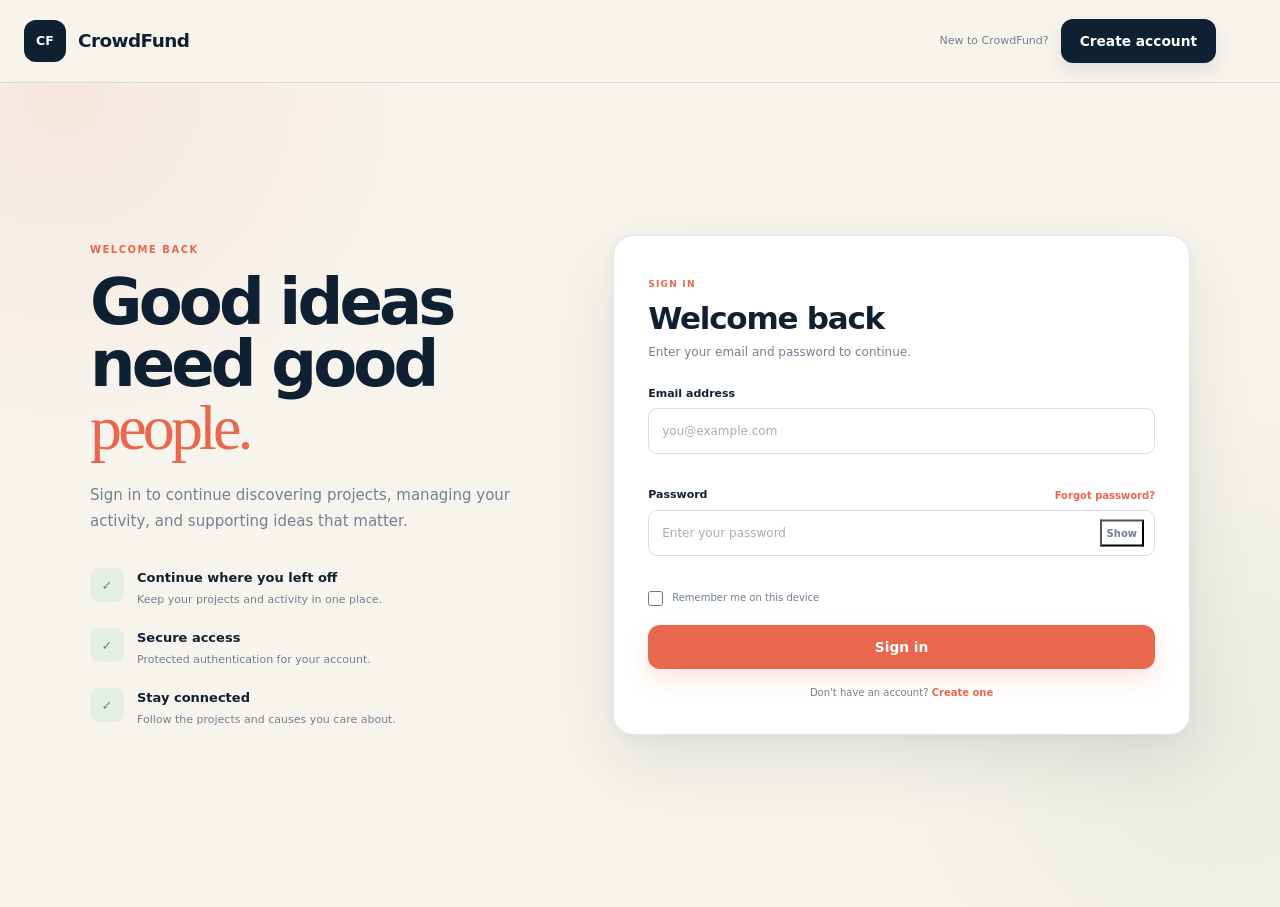
<file: frontend/my-projects.html>
<!DOCTYPE html>
<html lang="en">
<head>
    <meta charset="UTF-8">

    <meta
        name="viewport"
        content="width=device-width, initial-scale=1.0"
    >

    <title>My Projects — CrowdFund</title>

    <link rel="stylesheet" href="style.css">
    <link rel="stylesheet" href="projects.css">
</head>

<body>

    <header class="site-header">
        <div class="container navbar">

            <a href="index.html" class="brand">
                <span class="brand-mark">CF</span>
                <span class="brand-name">CrowdFund</span>
            </a>

            <nav class="main-nav">
                <a href="projects.html">Explore</a>
           
            </nav>

            <div class="nav-actions" id="nav-actions"></div>

        </div>
    </header>


    <main class="page-main">
        <div class="container">

            <div class="page-header">
                <div>
                    <h1>My projects</h1>
                    <p>Manage the fundraising campaigns you've created.</p>
                </div>

                <a href="create-project.html" class="button button-coral">
                    Start a project
                </a>
            </div>


            <div id="my-projects-loading" class="loading-state">
                Loading your projects...
            </div>

            <div id="my-projects-list"></div>

            <div id="my-projects-empty" class="empty-state" hidden>
                <h3>You haven't started a project yet</h3>
                <p>Launch your first fundraising campaign in a few minutes.</p>
                <a href="create-project.html" class="button button-coral" style="margin-top: 14px;">
                    Start a project
                </a>
            </div>

            <div id="my-projects-pagination" class="pagination" hidden>
                <button type="button" id="pagination-prev" class="button-ghost">Previous</button>
                <span id="pagination-info"></span>
                <button type="button" id="pagination-next" class="button-ghost">Next</button>
            </div>

        </div>
    </main>


    <script src="app.js"></script>
    <script src="projects-common.js"></script>
    <script src="my-projects.js"></script>

</body>
</html>
</file>
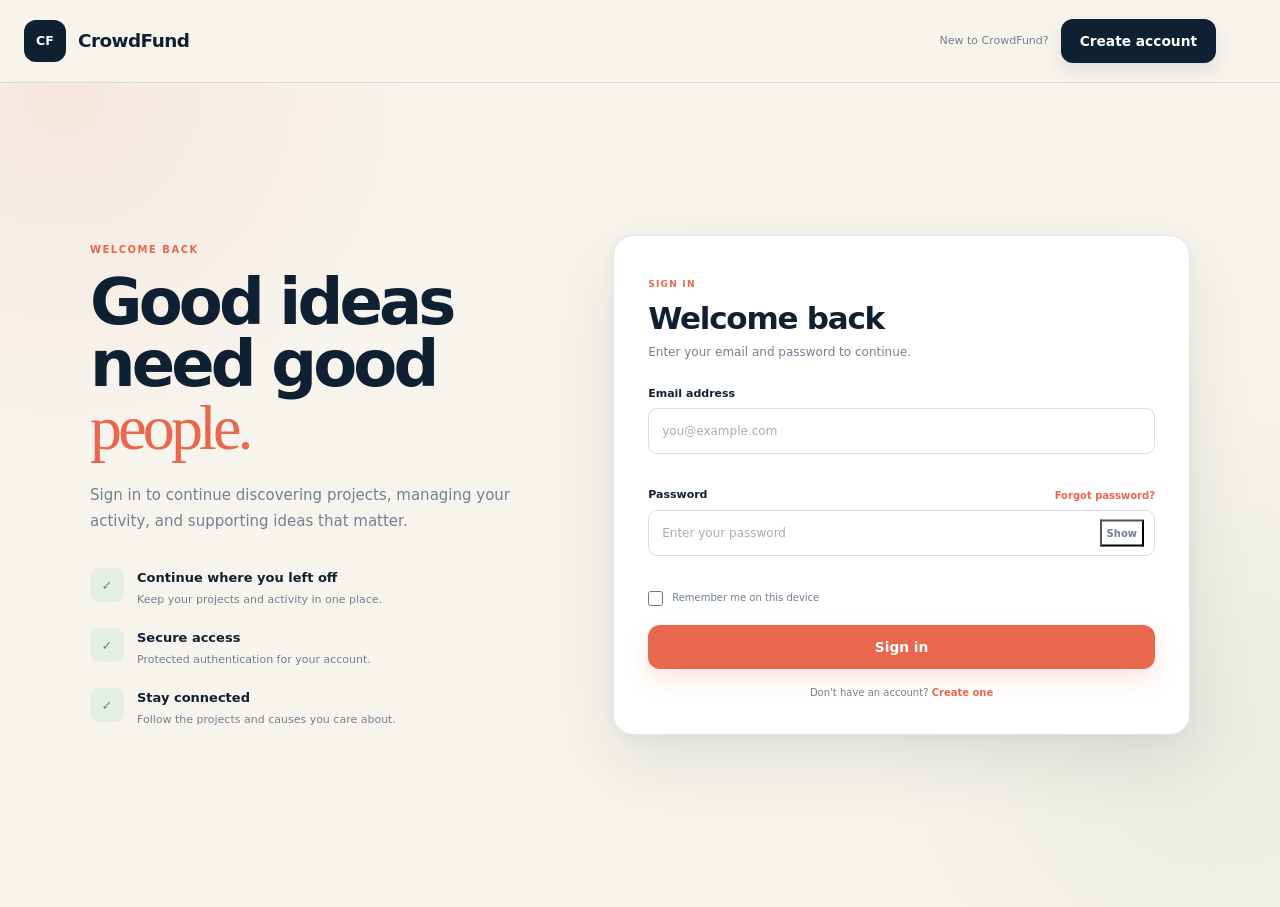
<file: frontend/profile.html>
<!doctype html>
<html lang="en">
  <head>
    <meta charset="UTF-8" />

    <meta name="viewport" content="width=device-width, initial-scale=1.0" />

    <title>My Profile — CrowdFund</title>

    <link rel="stylesheet" href="style.css?v=6" />

    <script src="app.js"></script>
    <script src="profile.js?v=2" defer></script>
  </head>

  <body class="profile-page">
    <header class="site-header">
      <div class="navbar">
        <a href="index.html" class="brand">
          <span class="brand-mark"> CF </span>

          <span class="brand-name"> CrowdFund </span>
        </a>

        <div class="nav-actions">
          <a href="index.html" class="button button-outline"> Home </a>

          <button
            type="button"
            id="profile-logout-button"
            class="button button-dark"
          >
            Sign out
          </button>
        </div>
      </div>
    </header>

    <main class="profile-main">
      <div class="profile-container">
        <section class="profile-hero">
          <div class="profile-hero-copy">
            <p class="hero-kicker">My profile</p>

            <h1>
              Your crowd.
              <span>Your impact.</span>
            </h1>

            <p class="profile-subtitle">
              Keep your information current and manage your CrowdFund account in
              one place.
            </p>
          </div>

          <div class="profile-avatar-wrap">
            <div id="profile-avatar" class="profile-avatar">U</div>
          </div>
        </section>

        <div id="profile-alert" class="form-alert" hidden></div>

        <section class="profile-grid">
          <div class="profile-card profile-card-large">
            <div class="profile-card-header">
              <div>
                <p class="profile-card-kicker">Account details</p>

                <h2>Personal information</h2>
              </div>

              <span class="profile-status"> Active </span>
            </div>

            <form id="profile-form" class="auth-form" novalidate>
              <div class="form-row">
                <div class="form-group">
                  <label for="first-name"> First name </label>

                  <input type="text" id="first-name" required />

                  <small id="first-name-error" class="field-error"></small>
                </div>

                <div class="form-group">
                  <label for="last-name"> Last name </label>

                  <input type="text" id="last-name" required />

                  <small id="last-name-error" class="field-error"></small>
                </div>
              </div>

              <div class="form-group">
                <label for="email"> Email address </label>

                <input type="email" id="email" readonly />

                <small class="input-hint"> Email cannot be changed. </small>
              </div>

              <div class="form-group">
                <label for="phone-number"> Egyptian mobile number </label>

                <input
                  type="tel"
                  id="phone-number"
                  maxlength="11"
                  inputmode="numeric"
                  required
                />

                <small id="phone-number-error" class="field-error"></small>
              </div>

              <div class="form-group">
                <label for="profile-picture"> Profile picture </label>

                <input type="file" id="profile-picture" accept="image/*" />

                <small id="profile-picture-error" class="field-error"></small>
              </div>

              <div class="form-row">
                <div class="form-group">
                  <label for="birthdate"> Birthdate </label>

                  <input type="date" id="birthdate" />
                </div>

                <div class="form-group">
                  <label for="country"> Country </label>

                  <input type="text" id="country" placeholder="Egypt" />
                </div>
              </div>

              <div class="form-group">
                <label for="facebook-profile"> Facebook profile </label>

                <input
                  type="url"
                  id="facebook-profile"
                  placeholder="https://facebook.com/yourprofile"
                />

                <small id="facebook-profile-error" class="field-error"></small>
              </div>

              <button
                type="submit"
                id="profile-save-button"
                class="button button-coral auth-submit"
              >
                Save changes
              </button>
            </form>
          </div>

          <aside class="profile-side">
            <div class="profile-card">
              <p class="profile-card-kicker">Your journey</p>

              <h2>Activity</h2>

              <div class="profile-linked-section">
                <div class="profile-linked-header">
                 <strong>Your projects</strong>

                  </div>

                  <div id="profile-projects">
                      <p>Loading your projects...</p>
                  </div>

              <div class="profile-linked-section">
                <div class="profile-linked-header">
                  <strong> Your donations </strong>

                  
                </div>

                <div id="donations-history">
                  <p>Loading your donations...</p>
                </div>
              </div>
            </div>
            

            <div class="profile-card profile-danger-card">
              <p class="profile-card-kicker">Account</p>

              <h2>Delete account</h2>

              <p class="profile-side-text">
                This action is permanent. You will need to confirm your password
                before your account can be deleted.
              </p>

              <button
                type="button"
                id="delete-account-button"
                class="button button-outline"
              >
                Delete my account
              </button>
            </div>
          </aside>
        </section>
      </div>
    </main>

    <div id="delete-modal" class="profile-modal" hidden>
      <div class="profile-modal-backdrop" data-close-delete-modal></div>

      <div
        class="profile-modal-card"
        role="dialog"
        aria-modal="true"
        aria-labelledby="delete-modal-title"
      >
        <button
          type="button"
          class="profile-modal-close"
          id="close-delete-modal"
          aria-label="Close"
        >
          ×
        </button>

        <p class="profile-card-kicker">Permanent action</p>

        <h2 id="delete-modal-title">Delete your account?</h2>

        <p>
          This cannot be undone. Enter your current password to confirm that you
          want to permanently delete your CrowdFund account.
        </p>

        <form id="delete-account-form" class="auth-form" novalidate>
          <div class="form-group">
            <label for="delete-password"> Current password </label>

            <input
              type="password"
              id="delete-password"
              autocomplete="current-password"
              required
            />

            <small id="delete-password-error" class="field-error"></small>
          </div>

          <div class="form-group">
            <label for="delete-confirm-password"> Confirm password </label>

            <input
              type="password"
              id="delete-confirm-password"
              autocomplete="current-password"
              required
            />

            <small
              id="delete-confirm-password-error"
              class="field-error"
            ></small>
          </div>

          <button
            type="submit"
            id="confirm-delete-button"
            class="button button-coral auth-submit"
          >
            Permanently delete account
          </button>
        </form>
      </div>
    </div>
  </body>
</html>
</file>
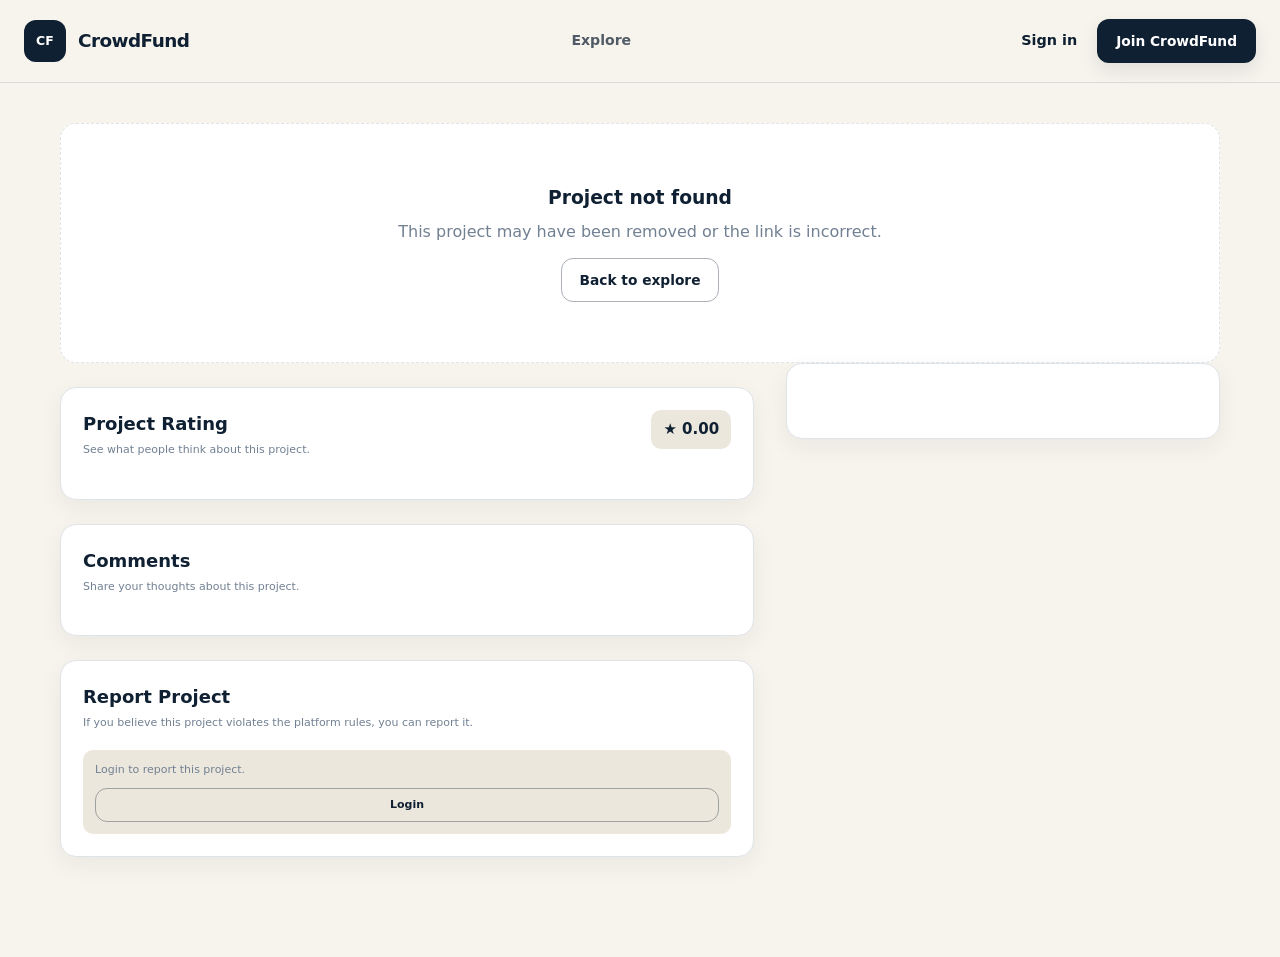
<file: frontend/project-details.html>
<!DOCTYPE html>
<html lang="en">

<head>
    <meta charset="UTF-8">

    <meta
        name="viewport"
        content="width=device-width, initial-scale=1.0"
    >

    <title>Project Details — CrowdFund</title>

    <link rel="stylesheet" href="style.css">
    <link rel="stylesheet" href="projects.css">
</head>

<body>

    <!-- =========================
         HEADER
    ========================== -->

    <header class="site-header">
        <div class="container navbar">

            <a href="index.html" class="brand">
                <span class="brand-mark">CF</span>
                <span class="brand-name">CrowdFund</span>
            </a>

            <nav class="main-nav">
                <a href="projects.html">Explore</a>
            </nav>

            <div class="nav-actions" id="nav-actions"></div>

        </div>
    </header>


    <!-- =========================
         MAIN
    ========================== -->

    <main class="page-main">

        <div class="container">

            <!-- Loading -->

            <div id="detail-loading" class="loading-state">
                Loading project...
            </div>


            <!-- Error -->

            <div id="detail-error" class="empty-state" hidden>

                <h3>Project not found</h3>

                <p>
                    This project may have been removed or the link is incorrect.
                </p>

                <a
                    href="projects.html"
                    class="button button-outline"
                    style="margin-top: 14px;"
                >
                    Back to explore
                </a>

            </div>


            <!-- =========================
                 PROJECT CONTENT
            ========================== -->

            <div
                id="detail-content"
                class="project-detail-grid"
                hidden
            >

                <!-- =========================
                     LEFT COLUMN
                ========================== -->

                <div>

                    <!-- IMAGE SLIDER -->

                    <div
                        id="image-slider"
                        class="image-slider"
                        hidden
                    >

                        <div
                            class="image-slider-main"
                            id="image-slider-main"
                        ></div>


                        <button
                            type="button"
                            class="image-slider-nav image-slider-prev"
                            id="slider-prev"
                            aria-label="Previous image"
                        >
                            &#8249;
                        </button>


                        <button
                            type="button"
                            class="image-slider-nav image-slider-next"
                            id="slider-next"
                            aria-label="Next image"
                        >
                            &#8250;
                        </button>


                        <div
                            class="image-slider-dots"
                            id="slider-dots"
                        ></div>

                    </div>


                    <!-- PROJECT HEADER -->

                    <div
                        class="project-detail-header"
                        id="detail-header"
                    ></div>


                    <h1
                        class="project-detail-title"
                        id="detail-title"
                    ></h1>


                    <p
                        class="project-detail-owner"
                        id="detail-owner"
                    ></p>


                    <div id="detail-tags"></div>


                    <p
                        class="project-detail-body"
                        id="detail-body"
                        style="margin-top: 18px;"
                    ></p>


                    <!-- =========================
                         RATING SECTION
                    ========================== -->

                    <section class="interaction-card">

                        <div class="interaction-card-header">

                            <div>

                                <h2 class="interaction-title">
                                    Project Rating
                                </h2>

                                <p class="interaction-subtitle">
                                    See what people think about this project.
                                </p>

                            </div>


                            <div
                                id="rating-average"
                                class="rating-average"
                            >
                                ★ 0.00
                            </div>

                        </div>


                        <div id="rating-area"></div>

                    </section>


                    <!-- =========================
                         COMMENTS SECTION
                    ========================== -->

                    <section class="interaction-card">

                        <div class="interaction-card-header">

                            <div>

                                <h2 class="interaction-title">
                                    Comments
                                </h2>

                                <p class="interaction-subtitle">
                                    Share your thoughts about this project.
                                </p>

                            </div>

                        </div>


                        <!-- Add comment -->

                        <div
                            id="comment-form-area"
                            class="comment-form-area"
                        ></div>


                        <!-- Comments -->

                        <div
                            id="comments-list"
                            class="comments-list"
                        ></div>

                    </section>


                    <!-- =========================
                         REPORT PROJECT
                    ========================== -->

                    <section
                        class="interaction-card report-card"
                    >

                        <div class="interaction-card-header">

                            <div>

                                <h2 class="interaction-title">
                                    Report Project
                                </h2>

                                <p class="interaction-subtitle">
                                    If you believe this project violates
                                    the platform rules, you can report it.
                                </p>

                            </div>

                        </div>


                        <div id="project-report-area"></div>

                    </section>

                </div>


                <!-- =========================
                     RIGHT SIDEBAR
                ========================== -->

                <aside>

                    <!-- FUNDING CARD -->

                    <div class="funding-card">

                        <div
                            class="funding-amount"
                            id="funding-raised"
                        ></div>


                        <div
                            class="funding-target"
                            id="funding-target"
                        ></div>


                        <div id="funding-progress-bar"></div>


                        <div class="funding-dates">

                            <span id="funding-start"></span>

                            <span id="funding-end"></span>

                        </div>


                        <!-- DONATION AREA -->

                        <div
                            class="funding-actions"
                            id="funding-actions"
                        ></div>

                    </div>


                    <!-- OWNER ACTIONS -->

                    <div
                        class="funding-card"
                        id="owner-actions-card"
                        hidden
                    >

                        <div class="form-section-title">
                            Manage this project
                        </div>


                        <div class="funding-actions">

                            <a
                                href="#"
                                id="edit-project-link"
                                class="button button-outline button-full"
                            >
                                Edit project
                            </a>


                            <button
                                type="button"
                                id="cancel-project-button"
                                class="button-danger button-full"
                            >
                                Cancel project
                            </button>


                            <p
                                class="field-error"
                                id="cancel-project-note"
                            ></p>

                        </div>

                    </div>

                </aside>

            </div>

        </div>

        <!-- =========================
             SIMILAR PROJECTS
        ========================== -->
        <div class="container" id="similar-projects-container" hidden>
            <div class="section-heading">
                <div>
                    <h2 class="interaction-title">Similar Projects</h2>
                    <p class="interaction-subtitle">Other projects you might like.</p>
                </div>
            </div>
            
            <div id="similar-projects-grid" class="project-grid"></div>
        </div>

    </main>


    <!-- =========================
         SCRIPTS
    ========================== -->

    <script src="app.js"></script>
    <script src="projects-common.js"></script>
    <script src="project-details.js"></script>

</body>

</html>
</file>
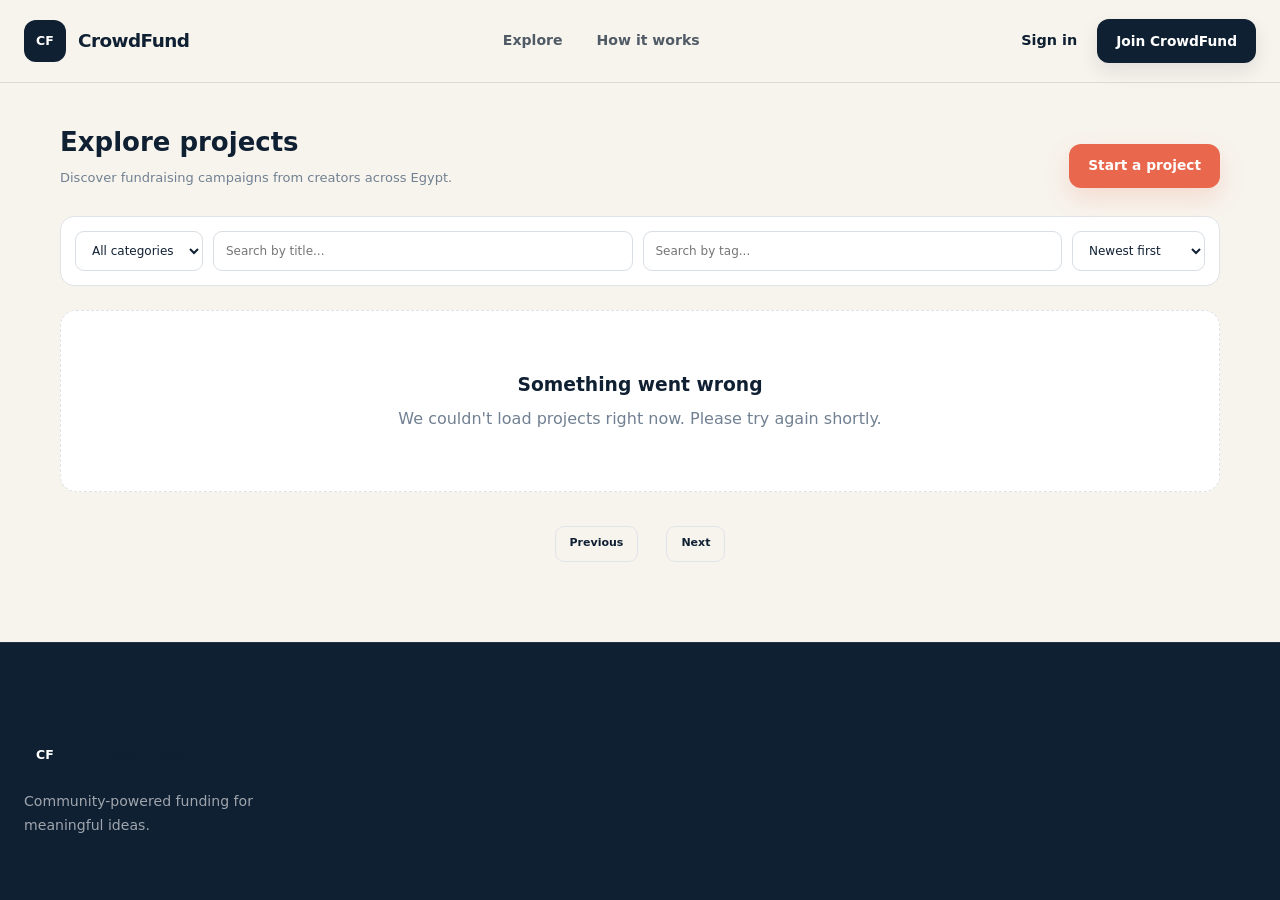
<file: frontend/projects.html>
<!DOCTYPE html>
<html lang="en">
<head>
    <meta charset="UTF-8">

    <meta
        name="viewport"
        content="width=device-width, initial-scale=1.0"
    >

    <title>Explore Projects — CrowdFund</title>

    <link rel="stylesheet" href="style.css">
    <link rel="stylesheet" href="projects.css">
</head>

<body>

    <header class="site-header">
        <div class="container navbar">

            <a href="index.html" class="brand">
                <span class="brand-mark">CF</span>
                <span class="brand-name">CrowdFund</span>
            </a>

            <nav class="main-nav">
                <a href="projects.html">Explore</a>
                <a href="index.html#how-it-works">How it works</a>
            </nav>

            <div class="nav-actions" id="nav-actions"></div>

        </div>
    </header>


    <main class="page-main">
        <div class="container">

            <div class="page-header">
                <div>
                    <h1>Explore projects</h1>
                    <p>Discover fundraising campaigns from creators across Egypt.</p>
                </div>

                <a href="create-project.html" class="button button-coral">
                    Start a project
                </a>
            </div>


            <div class="projects-toolbar">

                <select id="category-filter" aria-label="Filter by category">
                    <option value="">All categories</option>
                </select>

                <input
                    type="text"
                    id="search-filter"
                    placeholder="Search by title..."
                    aria-label="Search by title"
                >

                <input
                    type="text"
                    id="tag-filter"
                    placeholder="Search by tag..."
                    aria-label="Filter by tag"
                >

                <select id="ordering-filter" aria-label="Sort projects">
                    <option value="-created_at">Newest first</option>
                    <option value="created_at">Oldest first</option>
                    <option value="-target_amount">Highest target</option>
                    <option value="target_amount">Lowest target</option>
                </select>

            </div>


            <div id="projects-loading" class="loading-state">
                Loading projects...
            </div>

            <div id="projects-grid" class="browse-grid" hidden></div>

            <div id="projects-empty" class="empty-state" hidden>
                <h3>No projects found</h3>
                <p>Try a different category or tag.</p>
            </div>

            <div id="projects-pagination" class="pagination" hidden>
                <button type="button" id="pagination-prev" class="button-ghost">Previous</button>
                <span id="pagination-info"></span>
                <button type="button" id="pagination-next" class="button-ghost">Next</button>
            </div>

        </div>
    </main>


    <footer class="site-footer">
        <div class="container footer-inner">
            <div class="footer-brand">
                <a href="index.html" class="brand">
                    <span class="brand-mark">CF</span>
                    <span class="brand-name">CrowdFund</span>
                </a>
                <p>Community-powered funding for meaningful ideas.</p>
            </div>
        </div>
    </footer>


    <script src="app.js"></script>
    <script src="projects-common.js"></script>
    <script src="projects.js"></script>

</body>
</html>
</file>
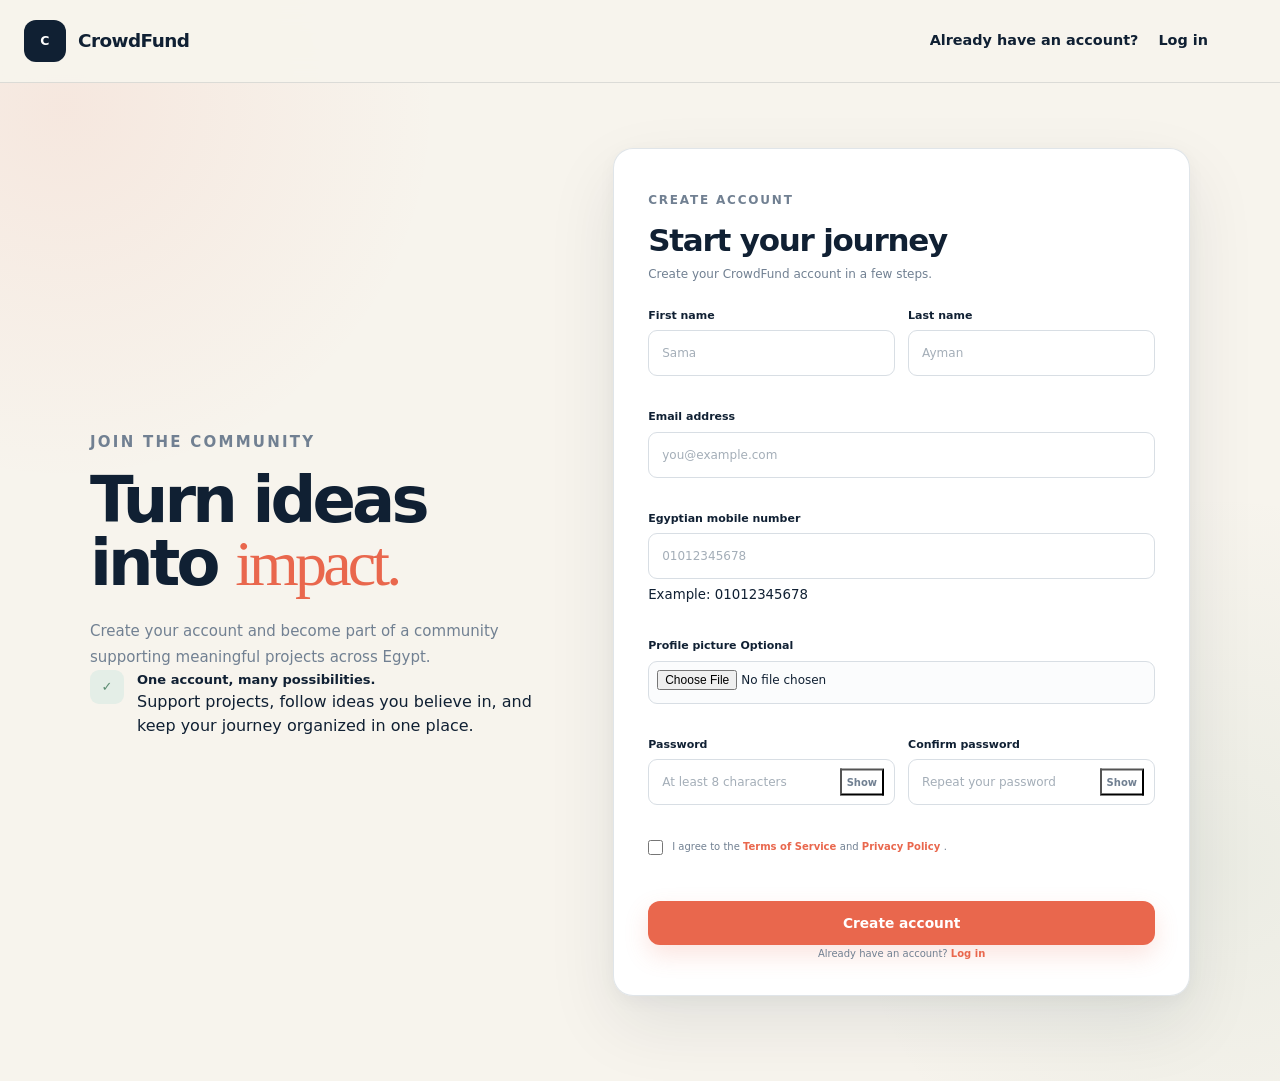
<file: frontend/register.html>
<!DOCTYPE html>
<html lang="en">
<head>
    <meta charset="UTF-8">

    <meta
        name="viewport"
        content="width=device-width, initial-scale=1.0"
    >

    <title>Create Account — CrowdFund</title>

    <link
        rel="stylesheet"
        href="style.css?v=2"
    >

    <script
        src="app.js?v=2"
        defer
    ></script>

    <script
        src="register.js?v=3"
        defer
    ></script>
</head>

<body class="auth-page">

    <header class="site-header">
        <div class="navbar">

            <a
                href="index.html"
                class="brand"
            >
                <span class="brand-mark">C</span>
                <span class="brand-name">CrowdFund</span>
            </a>

            <div class="nav-actions">

                <span class="nav-question">
                    Already have an account?
                </span>

                <a
                    href="login.html"
                    class="nav-login"
                >
                    Log in
                </a>

            </div>

        </div>
    </header>


    <main class="auth-main">

        <div class="auth-container">

            <section class="auth-intro">

                <p class="hero-kicker">
                    Join the community
                </p>

                <h1>
                    Turn ideas into
                    <span>impact.</span>
                </h1>

                <p class="auth-intro-text">
                    Create your account and become part of a
                    community supporting meaningful projects
                    across Egypt.
                </p>

                <div class="auth-benefit">

                    <div class="auth-benefit-icon">
                        ✓
                    </div>

                    <div>
                        <strong>
                            One account, many possibilities.
                        </strong>

                        <p>
                            Support projects, follow ideas you
                            believe in, and keep your journey
                            organized in one place.
                        </p>
                    </div>

                </div>

            </section>


            <section class="auth-card">

                <div class="auth-card-header">

                    <p class="hero-kicker">
                        Create account
                    </p>

                    <h2>
                        Start your journey
                    </h2>

                    <p>
                        Create your CrowdFund account in a few steps.
                    </p>

                </div>


                <div
                    id="register-alert"
                    class="form-alert"
                    hidden
                ></div>


                <form
                    id="register-form"
                    class="auth-form"
                    novalidate
                >

                    <div class="form-row">

                        <div class="form-group">

                            <label for="first-name">
                                First name
                            </label>

                            <input
                                type="text"
                                id="first-name"
                                name="first_name"
                                placeholder="Sama"
                                autocomplete="given-name"
                                required
                            >

                            <small
                                id="first-name-error"
                                class="field-error"
                            ></small>

                        </div>


                        <div class="form-group">

                            <label for="last-name">
                                Last name
                            </label>

                            <input
                                type="text"
                                id="last-name"
                                name="last_name"
                                placeholder="Ayman"
                                autocomplete="family-name"
                                required
                            >

                            <small
                                id="last-name-error"
                                class="field-error"
                            ></small>

                        </div>

                    </div>


                    <div class="form-group">

                        <label for="email">
                            Email address
                        </label>

                        <input
                            type="email"
                            id="email"
                            name="email"
                            placeholder="you@example.com"
                            autocomplete="email"
                            required
                        >

                        <small
                            id="email-error"
                            class="field-error"
                        ></small>

                    </div>


                    <div class="form-group">

                        <label for="phone-number">
                            Egyptian mobile number
                        </label>

                        <input
                            type="tel"
                            id="phone-number"
                            name="phone_number"
                            placeholder="01012345678"
                            autocomplete="tel"
                            inputmode="numeric"
                            maxlength="11"
                            required
                        >

                        <small class="input-hint">
                            Example: 01012345678
                        </small>

                        <small
                            id="phone-number-error"
                            class="field-error"
                        ></small>

                    </div>


                    <div class="form-group">

                        <label for="profile-picture">
                            Profile picture
                            <span class="optional">
                                Optional
                            </span>
                        </label>

                        <input
                            type="file"
                            id="profile-picture"
                            name="profile_picture"
                            accept="image/*"
                        >

                        <small
                            id="profile-picture-error"
                            class="field-error"
                        ></small>

                    </div>


                    <div class="form-row">

                        <div class="form-group">

                            <label for="password">
                                Password
                            </label>

                            <div class="password-input-wrap">

                                <input
                                    type="password"
                                    id="password"
                                    name="password"
                                    placeholder="At least 8 characters"
                                    autocomplete="new-password"
                                    required
                                >

                                <button
                                    type="button"
                                    id="password-toggle"
                                    class="password-toggle"
                                    aria-label="Show password"
                                >
                                    Show
                                </button>

                            </div>

                            <small
                                id="password-error"
                                class="field-error"
                            ></small>

                        </div>


                        <div class="form-group">

                            <label for="confirm-password">
                                Confirm password
                            </label>

                            <div class="password-input-wrap">

                                <input
                                    type="password"
                                    id="confirm-password"
                                    name="confirm_password"
                                    placeholder="Repeat your password"
                                    autocomplete="new-password"
                                    required
                                >

                                <button
                                    type="button"
                                    id="confirm-password-toggle"
                                    class="password-toggle"
                                    aria-label="Show password"
                                >
                                    Show
                                </button>

                            </div>

                            <small
                                id="confirm-password-error"
                                class="field-error"
                            ></small>

                        </div>

                    </div>


                    <label class="checkbox-row">

                        <input
                            type="checkbox"
                            id="terms"
                            name="terms"
                        >

                        <span>
                            I agree to the
                            <a href="#">
                                Terms of Service
                            </a>
                            and
                            <a href="#">
                                Privacy Policy
                            </a>.
                        </span>

                    </label>

                    <small
                        id="terms-error"
                        class="field-error"
                    ></small>


                    <button
                        type="submit"
                        id="register-button"
                        class="button button-coral auth-submit"
                    >
                        <span id="register-button-text">
                            Create account
                        </span>
                    </button>

                </form>


                <p class="auth-footer-text">

                    Already have an account?

                    <a href="login.html">
                        Log in
                    </a>

                </p>

            </section>

        </div>

    </main>

</body>
</html>
</file>
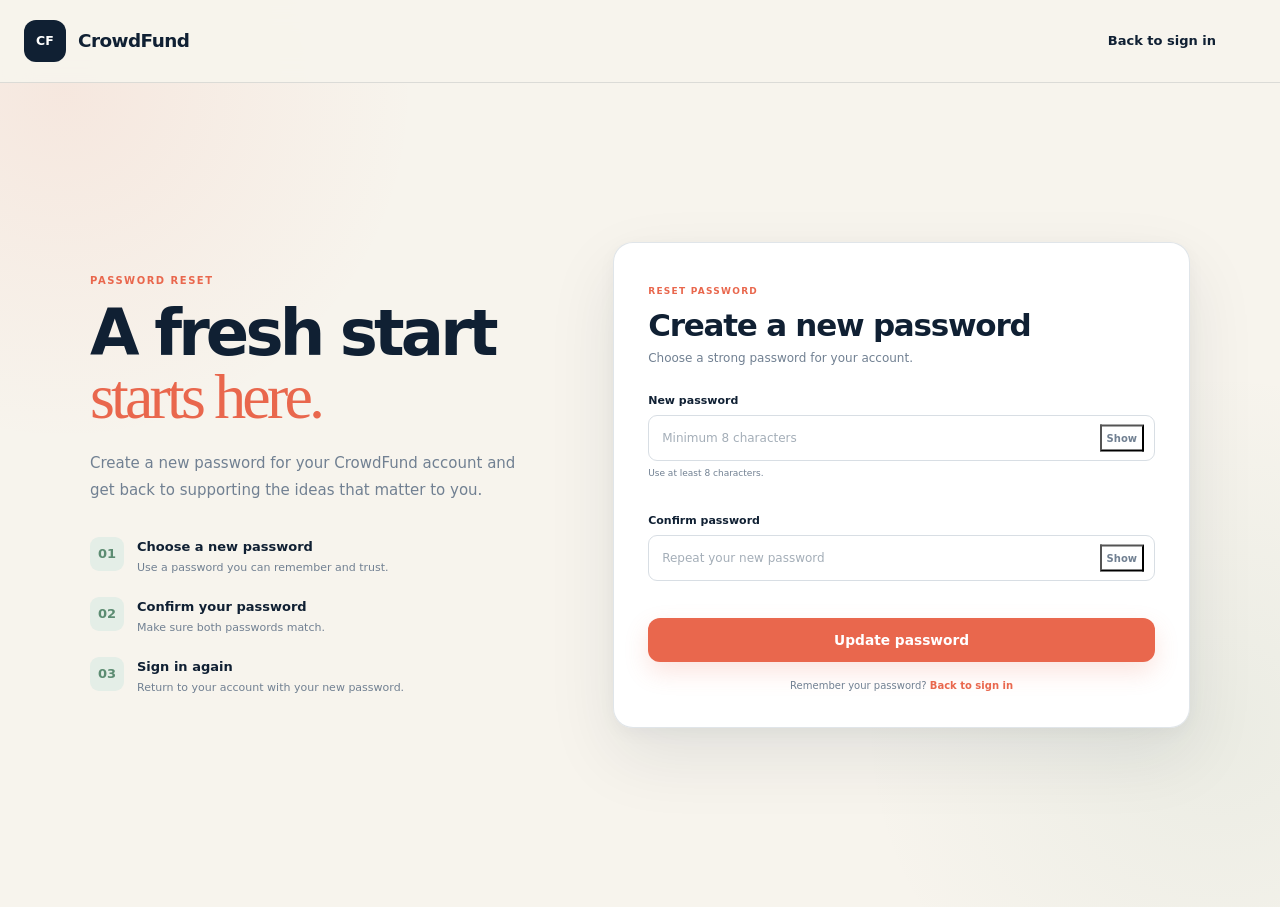
<file: frontend/reset-password.html>
<!DOCTYPE html>
<html lang="en">
<head>
    <meta charset="UTF-8">

    <meta
        name="viewport"
        content="width=device-width, initial-scale=1.0"
    >

    <meta
        name="description"
        content="Create a new CrowdFund password."
    >

    <title>Reset Password — CrowdFund</title>

    <link rel="stylesheet" href="style.css">
</head>

<body class="auth-page">

    <header class="site-header">
        <div class="container navbar">

            <a href="index.html" class="brand">
                <span class="brand-mark">CF</span>
                <span class="brand-name">CrowdFund</span>
            </a>

            <div class="nav-actions">
                <a
                    href="login.html"
                    class="text-link"
                >
                    Back to sign in
                </a>
            </div>

        </div>
    </header>


    <main class="auth-main">

        <div class="auth-container">

            <section class="auth-intro">

                <div class="section-kicker">
                    PASSWORD RESET
                </div>

                <h1>
                    A fresh start
                    <span>starts here.</span>
                </h1>

                <p>
                    Create a new password for your CrowdFund
                    account and get back to supporting the ideas
                    that matter to you.
                </p>

                <div class="auth-benefits">

                    <div class="auth-benefit">

                        <div class="auth-benefit-icon">
                            01
                        </div>

                        <div>
                            <strong>
                                Choose a new password
                            </strong>

                            <span>
                                Use a password you can remember and trust.
                            </span>
                        </div>

                    </div>


                    <div class="auth-benefit">

                        <div class="auth-benefit-icon">
                            02
                        </div>

                        <div>
                            <strong>
                                Confirm your password
                            </strong>

                            <span>
                                Make sure both passwords match.
                            </span>
                        </div>

                    </div>


                    <div class="auth-benefit">

                        <div class="auth-benefit-icon">
                            03
                        </div>

                        <div>
                            <strong>
                                Sign in again
                            </strong>

                            <span>
                                Return to your account with your new password.
                            </span>
                        </div>

                    </div>

                </div>

            </section>


            <section class="auth-card">

                <div class="auth-card-header">

                    <span class="auth-card-label">
                        RESET PASSWORD
                    </span>

                    <h2>
                        Create a new password
                    </h2>

                    <p>
                        Choose a strong password for your account.
                    </p>

                </div>


                <div
                    id="reset-alert"
                    class="form-alert"
                    role="alert"
                    aria-live="polite"
                    hidden
                ></div>


                <form
                    id="reset-form"
                    class="auth-form"
                    novalidate
                >

                    <div class="form-group">

                        <label for="new-password">
                            New password
                        </label>

                        <div class="password-input-wrap">

                            <input
                                type="password"
                                id="new-password"
                                name="new_password"
                                placeholder="Minimum 8 characters"
                                autocomplete="new-password"
                                required
                            >

                            <button
                                type="button"
                                class="password-toggle"
                                id="new-password-toggle"
                            >
                                Show
                            </button>

                        </div>

                        <small class="form-hint">
                            Use at least 8 characters.
                        </small>

                        <small
                            class="field-error"
                            id="new-password-error"
                        ></small>

                    </div>


                    <div class="form-group">

                        <label for="confirm-password">
                            Confirm password
                        </label>

                        <div class="password-input-wrap">

                            <input
                                type="password"
                                id="confirm-password"
                                name="confirm_password"
                                placeholder="Repeat your new password"
                                autocomplete="new-password"
                                required
                            >

                            <button
                                type="button"
                                class="password-toggle"
                                id="confirm-password-toggle"
                            >
                                Show
                            </button>

                        </div>

                        <small
                            class="field-error"
                            id="confirm-password-error"
                        ></small>

                    </div>


                    <button
                        type="submit"
                        id="reset-button"
                        class="button button-coral button-large auth-submit"
                    >
                        <span id="reset-button-text">
                            Update password
                        </span>
                    </button>


                    <p class="auth-footer-text">
                        Remember your password?

                        <a href="login.html">
                            Back to sign in
                        </a>
                    </p>

                </form>

            </section>

        </div>

    </main>


    <script src="app.js"></script>
    <script src="reset-password.js"></script>

</body>
</html>
</file>
<file: frontend/style.css>
:root {
    --navy: #102033;
    --navy-soft: #183149;

    --cream: #f7f4ed;
    --cream-dark: #ece7dc;

    --white: #ffffff;

    --coral: #e9674d;
    --coral-dark: #d85239;
    --coral-light: #fde8e2;

    --green: #5c8c72;
    --green-light: #e4eee7;

    --blue: #5177a3;
    --blue-light: #e5edf5;

    --text: #243142;
    --muted: #718092;
    --border: #dfe4e8;

    --danger: #c73b3b;
    --success: #397653;

    --shadow-sm:
        0 8px 24px rgba(16, 32, 51, 0.06);

    --shadow-md:
        0 18px 45px rgba(16, 32, 51, 0.10);

    --shadow-lg:
        0 30px 80px rgba(16, 32, 51, 0.13);
}


/* =========================
   RESET
========================= */

* {
    box-sizing: border-box;
    margin: 0;
    padding: 0;
}

html {
    scroll-behavior: smooth;
}

body {
    min-width: 320px;

    color: var(--text);
    background: var(--cream);

    font-family:
        Inter,
        ui-sans-serif,
        system-ui,
        -apple-system,
        BlinkMacSystemFont,
        "Segoe UI",
        sans-serif;

    line-height: 1.5;

    -webkit-font-smoothing: antialiased;
}

a {
    color: inherit;
    text-decoration: none;
}

button,
input,
textarea,
select {
    font: inherit;
}

button {
    cursor: pointer;
}

img {
    display: block;
    max-width: 100%;
}

.container {
    width: min(1160px, calc(100% - 40px));
    margin-inline: auto;
}


/* =========================
   HEADER
========================= */

.site-header {
    position: sticky;
    top: 0;
    z-index: 100;

    background: rgba(247, 244, 237, 0.94);

    border-bottom: 1px solid var(--border);

    backdrop-filter: blur(15px);
}

.navbar {
    min-height: 76px;

    display: flex;
    align-items: center;
    justify-content: space-between;

    gap: 30px;
}

.brand {
    display: inline-flex;
    align-items: center;

    gap: 11px;

    font-weight: 800;
}

.brand-mark {
    width: 42px;
    height: 42px;

    display: grid;
    place-items: center;

    border-radius: 11px;

    color: var(--white);

    background: var(--navy);

    font-size: 11px;
    letter-spacing: 0.03em;
}

.brand-name {
    color: var(--navy);

    font-size: 20px;

    letter-spacing: -0.04em;
}

.main-nav {
    display: flex;
    align-items: center;

    gap: 30px;
}

.main-nav a {
    color: var(--muted);

    font-size: 13px;
    font-weight: 700;

    transition: color 160ms ease;
}

.main-nav a:hover {
    color: var(--navy);
}

.nav-actions {
    display: flex;
    align-items: center;

    gap: 18px;
}

.text-link {
    color: var(--navy);

    font-size: 13px;
    font-weight: 700;
}


/* =========================
   BUTTONS
========================= */

.button {
    min-height: 44px;

    display: inline-flex;
    align-items: center;
    justify-content: center;

    padding-inline: 18px;

    border-radius: 10px;

    font-size: 13px;
    font-weight: 800;

    border: 1px solid transparent;

    transition:
        transform 160ms ease,
        background 160ms ease,
        color 160ms ease,
        border-color 160ms ease,
        box-shadow 160ms ease,
        opacity 160ms ease;
}

.button:hover {
    transform: translateY(-2px);
}

.button:disabled {
    cursor: not-allowed;
    opacity: 0.7;
    transform: none;
}

.button-dark {
    color: var(--white);

    background: var(--navy);
}

.button-dark:hover {
    background: var(--navy-soft);

    box-shadow:
        0 10px 22px rgba(16, 32, 51, 0.14);
}

.button-coral {
    color: var(--white);

    background: var(--coral);
}

.button-coral:hover {
    background: var(--coral-dark);

    box-shadow:
        0 12px 24px rgba(233, 103, 77, 0.20);
}

.button-outline {
    color: var(--navy);

    background: transparent;

    border-color: var(--navy);
}

.button-outline:hover {
    color: var(--white);

    background: var(--navy);
}

.button-light-outline {
    color: var(--white);

    border-color: rgba(255, 255, 255, 0.45);

    background: transparent;
}

.button-light-outline:hover {
    background: rgba(255, 255, 255, 0.08);
}

.button-large {
    min-height: 52px;

    padding-inline: 23px;

    border-radius: 12px;
}


/* =========================
   LANDING PAGE
========================= */

.hero {
    padding: 92px 0 88px;

    background: var(--cream);

    overflow: hidden;
}

.hero-grid {
    display: grid;

    grid-template-columns: 0.95fr 1.05fr;

    align-items: center;

    gap: 70px;
}

.hero-copy {
    max-width: 570px;
}

.hero-kicker {
    display: flex;
    align-items: center;

    gap: 10px;

    color: var(--coral);

    font-size: 11px;
    font-weight: 900;

    letter-spacing: 0.13em;
}

.kicker-line {
    width: 34px;
    height: 2px;

    background: var(--coral);
}

.hero-title {
    margin-top: 18px;

    color: var(--navy);

    font-size: clamp(54px, 7vw, 86px);

    line-height: 0.94;

    letter-spacing: -0.07em;
}

.hero-title em {
    color: var(--coral);

    font-family: Georgia, serif;

    font-weight: 400;
}

.hero-description {
    max-width: 520px;

    margin-top: 28px;

    color: var(--muted);

    font-size: 17px;

    line-height: 1.75;
}

.hero-actions {
    display: flex;
    flex-wrap: wrap;

    gap: 12px;

    margin-top: 32px;
}

.hero-note {
    display: flex;
    align-items: center;

    gap: 9px;

    margin-top: 30px;

    color: var(--muted);

    font-size: 11px;
}

.hero-note-dot {
    width: 7px;
    height: 7px;

    border-radius: 50%;

    background: var(--green);
}

.hero-showcase {
    position: relative;

    min-height: 545px;
}

.showcase-label {
    position: absolute;

    top: 0;
    left: 10px;

    color: var(--muted);

    font-size: 10px;
    font-weight: 900;

    letter-spacing: 0.15em;
}

.spotlight-card {
    position: absolute;

    top: 42px;
    right: 0;

    width: min(520px, 100%);

    overflow: hidden;

    border-radius: 20px;

    background: var(--white);

    border: 1px solid var(--border);

    box-shadow: var(--shadow-md);
}

.spotlight-visual {
    position: relative;

    height: 280px;

    overflow: hidden;

    background: var(--navy);
}

.spotlight-category {
    position: absolute;

    top: 20px;
    left: 20px;

    z-index: 3;

    padding: 7px 10px;

    border-radius: 5px;

    color: var(--white);

    background: rgba(255, 255, 255, 0.10);

    border: 1px solid rgba(255, 255, 255, 0.20);

    font-size: 9px;
    font-weight: 800;

    letter-spacing: 0.11em;
}

.spotlight-number {
    position: absolute;

    right: 18px;
    top: 12px;

    color: rgba(255, 255, 255, 0.10);

    font-size: 110px;
    font-weight: 900;

    line-height: 1;
}

.spotlight-graphic {
    position: absolute;

    inset: 0;
}

.graphic-circle {
    position: absolute;

    border-radius: 50%;
}

.circle-one {
    width: 250px;
    height: 250px;

    right: 65px;
    top: 45px;

    background: var(--coral);
}

.circle-two {
    width: 180px;
    height: 180px;

    left: 80px;
    bottom: -80px;

    background: #d7b88c;

    mix-blend-mode: screen;
}

.graphic-box {
    position: absolute;

    width: 150px;
    height: 190px;

    right: 160px;
    bottom: 35px;

    border: 2px solid rgba(255, 255, 255, 0.65);

    transform: rotate(12deg);
}

.spotlight-body {
    padding: 26px;
}

.spotlight-meta {
    display: flex;
    justify-content: space-between;

    color: var(--muted);

    font-size: 10px;
    font-weight: 700;

    text-transform: uppercase;

    letter-spacing: 0.07em;
}

.spotlight-body h2 {
    max-width: 410px;

    margin-top: 12px;

    color: var(--navy);

    font-size: 28px;

    line-height: 1.12;

    letter-spacing: -0.04em;
}

.spotlight-body p {
    max-width: 440px;

    margin-top: 12px;

    color: var(--muted);

    font-size: 13px;

    line-height: 1.7;
}

.spotlight-progress {
    margin-top: 23px;
}

.progress-row {
    display: flex;
    align-items: center;
    justify-content: space-between;

    gap: 10px;

    margin-top: 10px;

    font-size: 11px;
}

.progress-row strong {
    color: var(--navy);
}

.progress-row span {
    color: var(--muted);
}

.progress-track {
    width: 100%;
    height: 7px;

    overflow: hidden;

    border-radius: 999px;

    background: #e7ebee;
}

.progress-value {
    width: 78%;
    height: 100%;

    border-radius: inherit;

    background: var(--coral);
}

.mini-stat {
    position: absolute;

    padding: 15px 18px;

    border-radius: 12px;

    background: var(--white);

    border: 1px solid var(--border);

    box-shadow: var(--shadow-sm);
}

.mini-stat-one {
    left: 0;
    bottom: 40px;
}

.mini-stat-two {
    right: 8px;
    bottom: 14px;
}

.mini-stat strong {
    display: block;

    color: var(--navy);

    font-size: 22px;

    line-height: 1;
}

.mini-stat span {
    display: block;

    margin-top: 5px;

    color: var(--muted);

    font-size: 10px;

    text-transform: uppercase;

    letter-spacing: 0.05em;
}

.trust-strip {
    background: var(--navy);

    color: var(--white);
}

.trust-grid {
    display: grid;

    grid-template-columns: repeat(4, 1fr);

    border-left: 1px solid rgba(255, 255, 255, 0.08);
}

.trust-item {
    padding: 25px 20px;

    border-right: 1px solid rgba(255, 255, 255, 0.08);
}

.trust-item strong {
    display: block;

    font-size: 24px;

    letter-spacing: -0.04em;
}

.trust-item span {
    display: block;

    margin-top: 4px;

    color: rgba(255, 255, 255, 0.55);

    font-size: 10px;

    text-transform: uppercase;

    letter-spacing: 0.07em;
}

.section {
    padding: 105px 0;
}

.discover-section {
    background: var(--white);
}

.section-intro {
    display: flex;
    align-items: end;
    justify-content: space-between;

    gap: 50px;
}

.section-intro > div {
    max-width: 650px;
}

.section-kicker {
    color: var(--coral);

    font-size: 10px;
    font-weight: 900;

    letter-spacing: 0.15em;
}

.section-kicker.light {
    color: #f4b2a4;
}

.section-title {
    margin-top: 12px;

    color: var(--navy);

    font-size: clamp(40px, 5vw, 60px);

    line-height: 1;

    letter-spacing: -0.06em;
}

.section-title em {
    color: var(--coral);

    font-family: Georgia, serif;

    font-weight: 400;
}

.section-intro p {
    max-width: 420px;

    color: var(--muted);

    font-size: 14px;

    line-height: 1.75;
}

.project-grid {
    display: grid;

    grid-template-columns: repeat(3, 1fr);

    gap: 20px;

    margin-top: 46px;
}

.project-card {
    overflow: hidden;

    background: var(--white);

    border: 1px solid var(--border);

    border-radius: 16px;

    box-shadow: var(--shadow-sm);

    transition:
        transform 160ms ease,
        box-shadow 160ms ease,
        border-color 160ms ease;
}

.project-card:hover {
    transform: translateY(-5px);

    border-color: #c9d0d6;

    box-shadow: var(--shadow-md);
}

.project-art {
    position: relative;

    height: 230px;

    overflow: hidden;
}

.project-art > span {
    position: absolute;

    top: 16px;
    left: 16px;

    z-index: 5;

    padding: 6px 9px;

    border-radius: 5px;

    color: var(--navy);

    background: rgba(255, 255, 255, 0.82);

    font-size: 9px;
    font-weight: 900;

    letter-spacing: 0.10em;
}

.project-art-orange {
    background: #edc8bd;
}

.art-shape {
    position: absolute;

    border-radius: 50%;
}

.art-shape-a {
    width: 230px;
    height: 230px;

    right: -30px;
    bottom: -65px;

    background: var(--coral);
}

.art-shape-b {
    width: 140px;
    height: 140px;

    left: 55px;
    top: 52px;

    background: #f4ded7;

    border-radius: 25px;

    transform: rotate(25deg);
}

.project-art-green {
    background: #cdddcf;
}

.art-grid {
    position: absolute;

    inset: 0;

    background-image:
        linear-gradient(
            rgba(255, 255, 255, 0.30) 1px,
            transparent 1px
        ),
        linear-gradient(
            90deg,
            rgba(255, 255, 255, 0.30) 1px,
            transparent 1px
        );

    background-size: 26px 26px;
}

.art-leaf {
    position: absolute;

    width: 210px;
    height: 120px;

    right: 45px;
    top: 70px;

    border-radius: 100% 0 100% 0;

    background: var(--green);

    transform: rotate(-24deg);
}

.project-art-blue {
    background: #cdd9e7;
}

.blue-circle {
    position: absolute;

    width: 210px;
    height: 210px;

    right: -35px;
    top: 12px;

    border-radius: 50%;

    background: var(--blue);
}

.blue-square {
    position: absolute;

    width: 120px;
    height: 120px;

    left: 48px;
    bottom: 30px;

    border: 14px solid var(--white);

    transform: rotate(15deg);
}

.project-card-body {
    padding: 23px;
}

.project-card-top {
    display: flex;
    align-items: center;
    justify-content: space-between;

    gap: 10px;

    color: var(--muted);

    font-size: 10px;
    font-weight: 700;

    text-transform: uppercase;

    letter-spacing: 0.06em;
}

.project-card-body h3 {
    margin-top: 10px;

    color: var(--navy);

    font-size: 20px;

    line-height: 1.20;

    letter-spacing: -0.03em;
}

.project-card-body p {
    margin-top: 10px;

    color: var(--muted);

    font-size: 13px;

    line-height: 1.70;
}

.card-progress {
    margin-top: 22px;
}

.progress-value.coral {
    background: var(--coral);
}

.progress-value.green {
    background: var(--green);
}

.progress-value.blue {
    background: var(--blue);
}

.how-section {
    background: var(--cream);
}

.process-list {
    margin-top: 48px;

    border-top: 1px solid var(--border);
}

.process-row {
    display: grid;

    grid-template-columns: 100px 1fr 80px;

    align-items: center;

    gap: 28px;

    padding: 25px 0;

    border-bottom: 1px solid var(--border);
}

.process-number {
    color: var(--coral);

    font-size: 12px;
    font-weight: 900;
}

.process-content {
    max-width: 610px;
}

.process-content h3 {
    color: var(--navy);

    font-size: 23px;

    letter-spacing: -0.03em;
}

.process-content p {
    margin-top: 7px;

    color: var(--muted);

    font-size: 13px;

    line-height: 1.65;
}

.process-arrow {
    text-align: right;

    color: var(--navy);

    font-size: 30px;
}

.mission-section {
    background: var(--white);
}

.mission-grid {
    display: grid;

    grid-template-columns: 0.85fr 1.15fr;

    align-items: center;

    gap: 75px;
}

.mission-card {
    position: relative;

    min-height: 430px;

    padding: 30px;

    overflow: hidden;

    border-radius: 20px;

    color: var(--white);

    background: var(--navy);
}

.mission-top {
    display: flex;
    justify-content: space-between;

    color: rgba(255, 255, 255, 0.55);

    font-size: 10px;
    font-weight: 800;

    letter-spacing: 0.12em;
}

.mission-large {
    position: absolute;

    right: -10px;
    bottom: -45px;

    color: rgba(255, 255, 255, 0.06);

    font-size: 300px;
    font-weight: 900;

    line-height: 1;
}

.mission-card p {
    position: absolute;

    left: 30px;
    bottom: 35px;

    max-width: 250px;

    color: rgba(255, 255, 255, 0.88);

    font-size: 22px;

    line-height: 1.2;

    letter-spacing: -0.03em;
}

.mission-content > p {
    max-width: 580px;

    margin-top: 22px;

    color: var(--muted);

    font-size: 16px;

    line-height: 1.75;
}

.mission-points {
    margin-top: 32px;

    display: grid;

    gap: 18px;
}

.mission-point {
    display: grid;

    grid-template-columns: 45px 1fr;

    gap: 10px;
}

.mission-point > span {
    color: var(--coral);

    font-size: 10px;
    font-weight: 900;
}

.mission-point strong {
    color: var(--navy);

    font-size: 14px;
}

.mission-point p {
    margin-top: 4px;

    color: var(--muted);

    font-size: 12px;
}

.cta-section {
    padding: 45px 0 105px;

    background: var(--white);
}

.cta-card {
    display: flex;
    align-items: center;
    justify-content: space-between;

    gap: 45px;

    padding: 50px;

    border-radius: 18px;

    background: var(--navy);
}

.cta-card h2 {
    margin-top: 12px;

    max-width: 620px;

    color: var(--white);

    font-size: clamp(36px, 5vw, 53px);

    line-height: 1;

    letter-spacing: -0.055em;
}

.cta-card h2 em {
    color: #f4a391;

    font-family: Georgia, serif;

    font-weight: 400;
}

.cta-card p {
    max-width: 580px;

    margin-top: 15px;

    color: rgba(255, 255, 255, 0.58);

    font-size: 13px;

    line-height: 1.7;
}

.cta-actions {
    display: flex;
    flex-wrap: wrap;

    gap: 10px;
}

.site-footer {
    padding: 62px 0 25px;

    color: var(--white);

    background: #0b1725;
}

.footer-grid {
    display: grid;

    grid-template-columns: 1.6fr 1fr 1fr 1.2fr;

    gap: 45px;
}

.brand-footer .brand-name {
    color: var(--white);
}

.footer-brand p {
    max-width: 280px;

    margin-top: 13px;

    color: #8290a1;

    font-size: 12px;

    line-height: 1.7;
}

.footer-column {
    display: flex;
    flex-direction: column;

    gap: 10px;
}

.footer-column h3 {
    margin-bottom: 5px;

    color: var(--white);

    font-size: 12px;
}

.footer-column a,
.footer-column span {
    color: #8390a0;

    font-size: 12px;
}

.footer-column a:hover {
    color: var(--white);
}

.footer-bottom {
    display: flex;
    justify-content: space-between;

    gap: 15px;

    margin-top: 48px;
    padding-top: 22px;

    border-top: 1px solid rgba(255, 255, 255, 0.08);

    color: #667487;

    font-size: 10px;
}


/* =========================
   AUTHENTICATION PAGES
========================= */

.auth-page {
    min-height: 100vh;

    background:
        radial-gradient(
            circle at 5% 10%,
            rgba(233, 103, 77, 0.09),
            transparent 24%
        ),
        radial-gradient(
            circle at 95% 80%,
            rgba(92, 140, 114, 0.08),
            transparent 25%
        ),
        var(--cream);
}

.auth-main {
    min-height: calc(100vh - 76px);

    padding: 65px 0 85px;

    display: flex;
    align-items: center;
}

.auth-container {
    width: min(1100px, calc(100% - 40px));

    margin-inline: auto;

    display: grid;

    grid-template-columns: 0.88fr 1.12fr;

    align-items: center;

    gap: 70px;
}


/* =========================
   AUTH INTRO
========================= */

.auth-intro {
    max-width: 480px;
}

.auth-intro .eyebrow {
    display: inline-flex;

    color: var(--coral);

    font-size: 10px;
    font-weight: 900;

    letter-spacing: 0.15em;
}

.auth-intro h1 {
    margin-top: 14px;

    color: var(--navy);

    font-size: clamp(44px, 5vw, 66px);

    line-height: 0.98;

    letter-spacing: -0.06em;
}

.auth-intro h1 span {
    color: var(--coral);

    font-family: Georgia, serif;

    font-weight: 400;
}

.auth-intro > p {
    max-width: 430px;

    margin-top: 22px;

    color: var(--muted);

    font-size: 15px;

    line-height: 1.75;
}

.auth-benefits {
    display: grid;

    gap: 20px;

    margin-top: 34px;
}

.auth-benefit {
    display: flex;

    align-items: flex-start;

    gap: 13px;
}

.auth-benefit-icon {
    width: 34px;
    height: 34px;

    flex: 0 0 auto;

    display: grid;
    place-items: center;

    border-radius: 9px;

    color: var(--green);

    background: var(--green-light);

    font-size: 13px;
    font-weight: 900;
}

.auth-benefit strong {
    display: block;

    color: var(--navy);

    font-size: 13px;
}

.auth-benefit span {
    display: block;

    margin-top: 4px;

    color: var(--muted);

    font-size: 11px;

    line-height: 1.5;
}


/* =========================
   AUTH CARD
========================= */

.auth-card {
    width: 100%;

    padding: 34px;

    border:
        1px solid rgba(223, 228, 232, 0.95);

    border-radius: 20px;

    background:
        rgba(255, 255, 255, 0.97);

    box-shadow:
        0 28px 70px rgba(16, 32, 51, 0.09),
        0 5px 18px rgba(16, 32, 51, 0.04);
}

.auth-card-header {
    margin-bottom: 24px;
}

.auth-card-label {
    color: var(--coral);

    font-size: 9px;
    font-weight: 900;

    letter-spacing: 0.14em;
}

.auth-card-header h2 {
    margin-top: 8px;

    color: var(--navy);

    font-size: 31px;

    line-height: 1.05;

    letter-spacing: -0.04em;
}

.auth-card-header p {
    margin-top: 8px;

    color: var(--muted);

    font-size: 12px;

    line-height: 1.6;
}


/* =========================
   ALERTS
========================= */

.form-alert {
    margin-bottom: 18px;

    padding: 12px 13px;

    border: 1px solid #efc2b8;

    border-radius: 9px;

    color: #983f31;

    background: #fff5f2;

    font-size: 11px;

    line-height: 1.55;
}

.form-alert.success {
    border-color: #c8ddcf;

    color: #356b4d;

    background: #f1f8f3;
}


/* =========================
   AUTH FORM
========================= */

.auth-form {
    display: grid;

    gap: 15px;
}

.form-row {
    display: grid;

    grid-template-columns: 1fr 1fr;

    gap: 13px;
}

.form-group {
    display: flex;
    flex-direction: column;

    gap: 6px;
}

.form-group label {
    color: var(--navy);

    font-size: 11px;
    font-weight: 800;
}

.optional-label {
    margin-left: 4px;

    color: var(--muted);

    font-size: 9px;
    font-weight: 600;
}

.form-group input {
    width: 100%;

    min-height: 46px;

    padding: 0 13px;

    border: 1px solid #d8dee4;

    border-radius: 9px;

    outline: none;

    color: var(--navy);

    background: var(--white);

    font-size: 12px;

    transition:
        border-color 160ms ease,
        box-shadow 160ms ease,
        background 160ms ease;
}

.form-group input::placeholder {
    color: #a4aeb8;
}

.form-group input:hover {
    border-color: #c5ccd3;
}

.form-group input:focus {
    border-color: var(--coral);

    box-shadow:
        0 0 0 3px rgba(233, 103, 77, 0.10);
}

.form-group input.is-invalid {
    border-color: var(--danger);

    box-shadow:
        0 0 0 3px rgba(199, 59, 59, 0.08);
}

.form-group input[type="file"] {
    min-height: 43px;

    padding: 8px;

    cursor: pointer;

    background: #fbfcfd;
}

.form-hint {
    color: var(--muted);

    font-size: 9px;

    line-height: 1.4;
}

.field-error {
    min-height: 12px;

    color: var(--danger);

    font-size: 9px;

    line-height: 1.35;
}


/* =========================
   CHECKBOX
========================= */

.checkbox-row {
    display: flex;
    align-items: flex-start;

    gap: 9px;

    margin-top: 1px;

    color: var(--muted);

    font-size: 10px;

    line-height: 1.5;

    cursor: pointer;
}

.checkbox-row input {
    width: 15px;
    height: 15px;

    flex: 0 0 auto;

    margin-top: 1px;

    accent-color: var(--coral);

    cursor: pointer;
}

.checkbox-row a {
    color: var(--coral);

    font-weight: 800;
}

.checkbox-row a:hover {
    text-decoration: underline;
}


/* =========================
   AUTH SUBMIT
========================= */

.auth-submit {
    width: 100%;

    margin-top: 4px;

    border: 0;
}

.auth-submit.loading {
    opacity: 0.72;

    cursor: wait;

    transform: none;
}

.auth-submit.loading:hover {
    transform: none;
}

.auth-footer-text {
    margin-top: 1px;

    color: var(--muted);

    text-align: center;

    font-size: 10px;
}

.auth-footer-text a {
    color: var(--coral);

    font-weight: 900;
}

.auth-footer-text a:hover {
    text-decoration: underline;
}

.auth-nav-text {
    color: var(--muted);

    font-size: 11px;
}


/* =========================
   RESPONSIVE
========================= */

@media (max-width: 1000px) {

    .hero-grid,
    .mission-grid {
        grid-template-columns: 1fr;
    }

    .hero-copy {
        max-width: 720px;
    }

    .hero-showcase {
        max-width: 650px;
    }

    .project-grid {
        grid-template-columns: repeat(2, 1fr);
    }

    .footer-grid {
        grid-template-columns: repeat(2, 1fr);
    }

    .auth-container {
        grid-template-columns: 1fr;
        max-width: 650px;
    }

    .auth-intro {
        max-width: 620px;
    }
}


@media (max-width: 800px) {

    .main-nav {
        display: none;
    }

    .trust-grid {
        grid-template-columns: repeat(2, 1fr);
    }

    .section-intro {
        display: block;
    }

    .section-intro p {
        margin-top: 18px;
    }

    .cta-card {
        flex-direction: column;
        align-items: flex-start;
    }
}


@media (max-width: 620px) {

    .container {
        width: min(100% - 24px, 1160px);
    }

    .navbar {
        min-height: 68px;
    }

    .nav-actions .text-link {
        display: none;
    }

    .hero {
        padding: 65px 0;
    }

    .hero-title {
        font-size: 50px;
    }

    .hero-actions {
        flex-direction: column;
    }

    .hero-actions .button {
        width: 100%;
    }

    .hero-showcase {
        min-height: 470px;
    }

    .spotlight-card {
        width: 100%;
    }

    .mini-stat-two {
        right: -2px;
    }

    .mini-stat-one {
        left: -2px;
    }

    .trust-grid {
        grid-template-columns: 1fr 1fr;
    }

    .project-grid {
        grid-template-columns: 1fr;
    }

    .process-row {
        grid-template-columns: 45px 1fr 35px;

        gap: 15px;
    }

    .process-content h3 {
        font-size: 19px;
    }

    .mission-card {
        min-height: 350px;
    }

    .cta-card {
        padding: 35px 25px;
    }

    .cta-actions {
        width: 100%;

        flex-direction: column;
    }

    .cta-actions .button {
        width: 100%;
    }

    .footer-grid {
        grid-template-columns: 1fr;
    }

    .footer-bottom {
        flex-direction: column;
    }

    .auth-main {
        padding: 42px 0 60px;
    }

    .auth-container {
        width: min(100% - 24px, 650px);

        gap: 35px;
    }

    .auth-intro h1 {
        font-size: 43px;
    }

    .auth-card {
        padding: 24px 19px;

        border-radius: 16px;
    }

    .form-row {
        grid-template-columns: 1fr;
    }

    .auth-nav-text {
        display: none;
    }
}


@media (max-width: 430px) {

    .hero-title {
        font-size: 42px;
    }

    .spotlight-body h2 {
        font-size: 23px;
    }

    .spotlight-number {
        font-size: 85px;
    }

    .hero-showcase {
        min-height: 440px;
    }
}


/* =========================
   LOGIN EXTRAS
========================= */

.password-label-row {
    display: flex;
    align-items: center;
    justify-content: space-between;

    gap: 10px;
}

.password-link {
    color: var(--coral);

    font-size: 10px;
    font-weight: 800;
}

.password-link:hover {
    text-decoration: underline;
}

.password-input-wrap {
    position: relative;
}

.password-input-wrap input {
    padding-right: 65px;
}

.password-toggle {
    position: absolute;

    top: 50%;
    right: 11px;

    transform: translateY(-50%);

    padding: 4px 5px;

    color: var(--muted);

    background: transparent;

    font-size: 10px;
    font-weight: 800;
}

.password-toggle:hover {
    color: var(--navy);
}

.password-toggle:focus-visible {
    outline: 2px solid var(--coral);
    outline-offset: 2px;
    border-radius: 4px;
}


/* =========================
   ACTIVATION PAGE
========================= */

.activation-card {
    text-align: center;
}

.activation-state {
    display: flex;
    flex-direction: column;
    align-items: center;
}

.activation-icon {
    width: 72px;
    height: 72px;

    display: grid;
    place-items: center;

    margin-bottom: 20px;

    border-radius: 20px;

    color: var(--coral);

    background: var(--coral-light);

    font-size: 23px;
    font-weight: 900;
}

.activation-icon.activation-success {
    color: var(--green);

    background: var(--green-light);
}

.activation-icon.activation-error {
    color: var(--danger);

    background: #fce7e7;
}

.activation-card h2 {
    max-width: 420px;

    margin-top: 8px;

    color: var(--navy);

    font-size: 31px;

    line-height: 1.05;

    letter-spacing: -0.04em;
}

.activation-card p {
    max-width: 430px;

    margin-top: 12px;

    color: var(--muted);

    font-size: 13px;

    line-height: 1.7;
}

.activation-actions {
    display: flex;
    flex-wrap: wrap;

    justify-content: center;

    gap: 10px;

    margin-top: 25px;
}

@media (max-width: 620px) {

    .activation-actions {
        width: 100%;

        flex-direction: column;
    }

    .activation-actions .button {
        width: 100%;
    }
}


/* =========================================================
   HERO RESPONSIVE FIX
========================================================= */

.hero {
    width: min(100%, 1440px);
    margin: 0 auto;
    padding-left: 24px;
    padding-right: 24px;
}

.hero-grid {
    width: 100%;
    max-width: 1280px;
    margin: 0 auto;
    display: grid;
    grid-template-columns: minmax(0, 0.95fr) minmax(0, 1.05fr);
    gap: 64px;
    align-items: center;
}

.hero-copy {
    min-width: 0;
}

.hero-title {
    max-width: 640px;
    font-size: clamp(3.5rem, 6vw, 6.4rem);
    line-height: 0.92;
    letter-spacing: -0.055em;
}

.hero-description {
    max-width: 600px;
    font-size: 1.08rem;
    line-height: 1.8;
}

.hero-showcase {
    position: relative;
    min-width: 0;
    width: 100%;
}

.spotlight-card {
    width: 100%;
    max-width: 620px;
    margin-left: auto;
}

.spotlight-content {
    padding: 30px;
}

.spotlight-content h2 {
    font-size: clamp(1.6rem, 2.4vw, 2.25rem);
    line-height: 1.08;
}

.floating-stat {
    z-index: 3;
}


/* =========================
   LARGE LAPTOPS
========================= */

@media (max-width: 1200px) {

    .hero-grid {
        max-width: 1100px;
        gap: 40px;
    }

    .hero-title {
        font-size: clamp(
            3.2rem,
            5.7vw,
            5.4rem
        );
    }

    .spotlight-card {
        max-width: 560px;
    }

    .floating-stat-left {
        left: -18px;
    }

    .floating-stat-right {
        right: -8px;
    }
}


/* =========================
   TABLETS / SMALL LAPTOPS
========================= */

@media (max-width: 980px) {

    .hero {
        padding-top: 64px;
        padding-bottom: 70px;
    }

    .hero-grid {
        grid-template-columns: 1fr;
        gap: 56px;
    }

    .hero-copy {
        max-width: 760px;
    }

    .hero-title {
        max-width: 760px;
        font-size: clamp(
            3.4rem,
            8vw,
            5.6rem
        );
    }

    .hero-description {
        max-width: 700px;
    }

    .hero-showcase {
        max-width: 720px;
        margin: 0 auto;
    }

    .spotlight-card {
        max-width: 100%;
        margin: 0 auto;
    }

    .floating-stat-left {
        left: -12px;
    }

    .floating-stat-right {
        right: -12px;
    }
}


/* =========================
   MOBILE
========================= */

@media (max-width: 680px) {

    .hero {
        padding-left: 18px;
        padding-right: 18px;
        padding-top: 42px;
        padding-bottom: 54px;
    }

    .hero-grid {
        gap: 42px;
    }

    .hero-title {
        max-width: 100%;
        font-size: clamp(
            2.8rem,
            13vw,
            4.2rem
        );
        line-height: 0.95;
        letter-spacing: -0.045em;
    }

    .hero-description {
        font-size: 0.98rem;
        line-height: 1.7;
    }

    .hero-actions {
        display: flex;
        flex-direction: column;
        align-items: stretch;
        gap: 12px;
    }

    .hero-actions .button {
        width: 100%;
        justify-content: center;
    }

    .hero-showcase-label {
        font-size: 0.72rem;
    }

    .spotlight-card {
        border-radius: 20px;
    }

    .spotlight-content {
        padding: 22px;
    }

    .spotlight-content h2 {
        font-size: 1.55rem;
        line-height: 1.12;
    }

    .spotlight-content p {
        font-size: 0.92rem;
        line-height: 1.65;
    }

    .floating-stat {
        position: static;
        display: inline-flex;
        margin-top: 14px;
    }

    .floating-stat-left,
    .floating-stat-right {
        position: static;
    }

    .hero-showcase {
        display: flex;
        flex-direction: column;
    }
}


/* =========================
   VERY SMALL MOBILE
========================= */

@media (max-width: 440px) {

    .hero-title {
        font-size: 2.65rem;
    }

    .spotlight-content {
        padding: 18px;
    }

    .spotlight-meta {
        font-size: 0.72rem;
    }

    .floating-stat {
        width: 100%;
        justify-content: space-between;
    }
}


/* =========================================================
   FINAL HOMEPAGE VISUAL FIX
========================================================= */

:root {
    --cf-navy: #102033;
    --cf-coral: #e9674d;
    --cf-cream: #f7f4ed;
    --cf-muted: #65758e;
    --cf-border: rgba(16, 32, 51, 0.12);
    --cf-white: #ffffff;
}


/* =========================================================
   GLOBAL LANDING PAGE
========================================================= */

body {
    background: var(--cf-cream);
    color: var(--cf-navy);
}


/* =========================================================
   HEADER
========================================================= */

.site-header {
    position: sticky;
    top: 0;
    z-index: 1000;
    background: rgba(247, 244, 237, 0.96);
    backdrop-filter: blur(14px);
    border-bottom: 1px solid var(--cf-border);
}

.navbar {
    width: min(1320px, calc(100% - 48px));
    min-height: 82px;
    margin: 0 auto;

    display: grid;
    grid-template-columns: auto 1fr auto;
    align-items: center;
    gap: 40px;
}

.brand {
    display: inline-flex;
    align-items: center;
    gap: 12px;
    text-decoration: none;
    color: var(--cf-navy);
    white-space: nowrap;
}

.brand-mark {
    width: 42px;
    height: 42px;
    border-radius: 12px;

    display: grid;
    place-items: center;

    background: var(--cf-navy);
    color: var(--cf-white);

    font-size: 0.78rem;
    font-weight: 900;
    letter-spacing: 0.02em;
}

.brand-name {
    font-size: 1.15rem;
    font-weight: 900;
    letter-spacing: -0.03em;
}

.main-nav {
    justify-self: center;

    display: flex;
    align-items: center;
    gap: 34px;
}

.main-nav a {
    color: var(--cf-navy);
    text-decoration: none;

    font-size: 0.88rem;
    font-weight: 700;

    opacity: 0.72;

    transition:
        opacity 0.2s ease,
        transform 0.2s ease;
}

.main-nav a:hover {
    opacity: 1;
    transform: translateY(-1px);
}

.nav-actions {
    display: flex;
    align-items: center;
    justify-content: flex-end;
    gap: 12px;
    min-width: 0;
}

.nav-question {
    max-width: 210px;
    overflow: hidden;
    text-overflow: ellipsis;
    white-space: nowrap;

    color: var(--cf-navy);

    font-size: 0.9rem;
    font-weight: 600;
}

.nav-login {
    color: var(--cf-navy);
    text-decoration: none;

    font-size: 0.9rem;
    font-weight: 800;

    padding: 11px 8px;
}

.button {
    display: inline-flex;
    align-items: center;
    justify-content: center;

    min-height: 44px;
    padding: 0 18px;

    border-radius: 12px;
    border: 1px solid transparent;

    font-family: inherit;
    font-size: 0.86rem;
    font-weight: 800;

    text-decoration: none;
    cursor: pointer;

    transition:
        transform 0.2s ease,
        box-shadow 0.2s ease,
        background 0.2s ease;
}

.button:hover {
    transform: translateY(-2px);
}

.button-dark {
    background: var(--cf-navy);
    color: var(--cf-white);
    box-shadow: 0 8px 18px rgba(16, 32, 51, 0.10);
}

.button-coral {
    background: var(--cf-coral);
    color: var(--cf-white);
    box-shadow: 0 10px 24px rgba(233, 103, 77, 0.18);
}

.button-outline {
    background: transparent;
    color: var(--cf-navy);
    border-color: rgba(16, 32, 51, 0.35);
}


/* =========================================================
   HERO
========================================================= */

.hero {
    width: 100%;
    padding: 76px 24px 88px;
}

.hero-grid {
    width: min(1260px, 100%);
    margin: 0 auto;

    display: grid;
    grid-template-columns: minmax(0, 0.95fr) minmax(0, 1.05fr);
    align-items: center;

    gap: 72px;
}

.hero-copy {
    min-width: 0;
}

.hero-kicker {
    margin: 0 0 14px;

    color: var(--cf-coral);

    font-size: 0.76rem;
    font-weight: 900;
    letter-spacing: 0.15em;
    text-transform: uppercase;
}

.hero-title {
    max-width: 650px;
    margin: 0;

    color: var(--cf-navy);

    font-size: clamp(4.2rem, 6.2vw, 6.6rem);
    line-height: 0.9;
    letter-spacing: -0.065em;
    font-weight: 900;
}

.hero-title span {
    color: var(--cf-coral);

    font-family: Georgia, "Times New Roman", serif;
    font-style: italic;
    font-weight: 500;
}

.hero-description {
    max-width: 600px;
    margin: 28px 0 0;

    color: var(--cf-muted);

    font-size: 1.06rem;
    line-height: 1.8;
}

.hero-actions {
    display: flex;
    flex-wrap: wrap;
    gap: 12px;

    margin-top: 30px;
}

.hero-note {
    display: flex;
    align-items: center;
    gap: 9px;

    margin-top: 22px;

    color: var(--cf-muted);
    font-size: 0.8rem;
}

.hero-note-dot {
    width: 7px;
    height: 7px;

    border-radius: 50%;
    background: #5d9e79;
}


/* =========================================================
   HERO SHOWCASE
========================================================= */

.hero-showcase {
    position: relative;
    min-width: 0;
}

.hero-showcase-label {
    margin: 0 0 18px;

    text-align: left;

    color: var(--cf-muted);

    font-size: 0.78rem;
    font-weight: 800;
    letter-spacing: 0.1em;
    text-transform: uppercase;
}

.spotlight-card {
    width: 100%;
    overflow: hidden;

    border-radius: 26px;
    background: var(--cf-white);

    border: 1px solid rgba(16, 32, 51, 0.08);

    box-shadow:
        0 28px 60px rgba(16, 32, 51, 0.12);
}

.spotlight-visual {
    position: relative;

    height: 360px;
    overflow: hidden;

    background:
        radial-gradient(
            circle at 72% 42%,
            rgba(233, 103, 77, 0.96) 0 23%,
            transparent 23.4%
        ),
        radial-gradient(
            circle at 27% 96%,
            rgba(232, 204, 166, 0.95) 0 16%,
            transparent 16.4%
        ),
        var(--cf-navy);
}

.spotlight-tag {
    position: absolute;
    top: 22px;
    left: 22px;
    z-index: 3;

    padding: 8px 12px;

    border: 1px solid rgba(255, 255, 255, 0.18);
    border-radius: 8px;

    background: rgba(255, 255, 255, 0.06);
    color: white;

    font-size: 0.7rem;
    font-weight: 900;
    letter-spacing: 0.12em;
    text-transform: uppercase;
}

.spotlight-number {
    position: absolute;
    top: 8px;
    right: 22px;

    color: rgba(255, 255, 255, 0.08);

    font-size: 7.5rem;
    line-height: 1;
    font-weight: 900;
}

.spotlight-shape {
    position: absolute;
    display: block;

    border: 2px solid rgba(255, 255, 255, 0.55);
    transform: rotate(12deg);
}

.spotlight-shape-main {
    width: 150px;
    height: 205px;

    left: 42%;
    top: 18%;
}

.spotlight-shape-small {
    width: 100px;
    height: 130px;

    left: 57%;
    top: 34%;

    transform: rotate(-18deg);
    border-color: rgba(255, 255, 255, 0.3);
}

.spotlight-content {
    padding: 26px 28px 28px;
}

.spotlight-meta,
.project-card-meta {
    display: flex;
    align-items: center;
    justify-content: space-between;
    gap: 16px;

    color: var(--cf-muted);

    font-size: 0.72rem;
    font-weight: 800;
    text-transform: uppercase;
    letter-spacing: 0.04em;
}

.spotlight-content h2 {
    max-width: 580px;
    margin: 14px 0 12px;

    color: var(--cf-navy);

    font-size: clamp(1.8rem, 2.4vw, 2.5rem);
    line-height: 1.05;
    letter-spacing: -0.035em;
}

.spotlight-content p {
    max-width: 570px;
    margin: 0;

    color: var(--cf-muted);

    font-size: 0.95rem;
    line-height: 1.7;
}

.spotlight-progress {
    margin-top: 24px;
}

.progress-track {
    width: 100%;
    height: 8px;

    overflow: hidden;

    border-radius: 999px;
    background: #e8ecef;
}

.progress-value {
    height: 100%;
    border-radius: inherit;

    background: var(--cf-coral);
}

.spotlight-progress-meta {
    display: flex;
    align-items: center;
    justify-content: space-between;

    margin-top: 10px;

    color: var(--cf-muted);
    font-size: 0.74rem;
}

.spotlight-progress-meta strong {
    color: var(--cf-navy);
}


/* =========================================================
   FLOATING STATS
========================================================= */

.floating-stat {
    position: absolute;
    z-index: 5;

    min-width: 118px;
    padding: 16px 18px;

    border: 1px solid rgba(16, 32, 51, 0.08);
    border-radius: 16px;

    background: rgba(255, 255, 255, 0.97);

    box-shadow:
        0 18px 36px rgba(16, 32, 51, 0.10);
}

.floating-stat strong {
    display: block;

    color: var(--cf-navy);

    font-size: 1.35rem;
    line-height: 1;
}

.floating-stat span {
    display: block;

    margin-top: 5px;

    color: var(--cf-muted);

    font-size: 0.68rem;
    font-weight: 700;
    text-transform: uppercase;
    letter-spacing: 0.08em;
}

.floating-stat-left {
    left: -28px;
    bottom: 24px;
}

.floating-stat-right {
    right: -20px;
    bottom: -18px;
}


/* =========================================================
   TRUST STRIP
========================================================= */

.trust-strip {
    border-top: 1px solid var(--cf-border);
    border-bottom: 1px solid var(--cf-border);
    background: rgba(255, 255, 255, 0.32);
}

.trust-strip-inner {
    width: min(1260px, calc(100% - 48px));
    min-height: 74px;
    margin: 0 auto;

    display: flex;
    align-items: center;
    justify-content: space-between;
    gap: 24px;

    color: var(--cf-muted);

    font-size: 0.75rem;
    font-weight: 800;
    text-transform: uppercase;
    letter-spacing: 0.08em;
}


/* =========================================================
   GENERAL SECTIONS
========================================================= */

.section {
    width: min(1260px, calc(100% - 48px));
    margin: 0 auto;
    padding: 110px 0;
}

.section-heading {
    display: grid;
    grid-template-columns: 1fr 0.65fr;
    gap: 50px;
    align-items: end;

    margin-bottom: 54px;
}

.section-heading h2,
.mission-section h2,
.cta-section h2 {
    margin: 0;

    color: var(--cf-navy);

    font-size: clamp(2.6rem, 4.3vw, 4.8rem);
    line-height: 0.98;
    letter-spacing: -0.055em;
}

.section-heading h2 span,
.mission-section h2 span,
.cta-section h2 span {
    color: var(--cf-coral);

    font-family: Georgia, "Times New Roman", serif;
    font-style: italic;
    font-weight: 500;
}

.section-heading > p {
    max-width: 420px;
    margin: 0 0 2px;

    color: var(--cf-muted);

    font-size: 1rem;
    line-height: 1.75;
}


/* =========================================================
   PROJECT CARDS
========================================================= */

.project-grid {
    display: grid;
    grid-template-columns: repeat(3, minmax(0, 1fr));
    gap: 22px;
}

.project-card {
    overflow: hidden;

    border: 1px solid var(--cf-border);
    border-radius: 22px;

    background: white;

    box-shadow:
        0 14px 36px rgba(16, 32, 51, 0.05);

    transition:
        transform 0.22s ease,
        box-shadow 0.22s ease;
}

.project-card:hover {
    transform: translateY(-6px);

    box-shadow:
        0 22px 42px rgba(16, 32, 51, 0.10);
}

.project-card-visual {
    position: relative;
    height: 210px;
}

.project-visual-one {
    background:
        radial-gradient(
            circle at 72% 40%,
            #e9674d 0 23%,
            transparent 23.5%
        ),
        var(--cf-navy);
}

.project-visual-two {
    background:
        radial-gradient(
            circle at 35% 38%,
            #d9c4a4 0 19%,
            transparent 19.5%
        ),
        #31516c;
}

.project-visual-three {
    background:
        radial-gradient(
            circle at 68% 45%,
            #6c8e77 0 22%,
            transparent 22.5%
        ),
        #183443;
}

.project-category {
    position: absolute;
    top: 18px;
    left: 18px;

    padding: 7px 10px;

    border-radius: 7px;

    background: rgba(255, 255, 255, 0.10);
    border: 1px solid rgba(255, 255, 255, 0.18);

    color: white;

    font-size: 0.67rem;
    font-weight: 900;
    text-transform: uppercase;
    letter-spacing: 0.12em;
}

.project-card-body {
    padding: 22px;
}

.project-card-body h3 {
    margin: 12px 0 10px;

    color: var(--cf-navy);

    font-size: 1.4rem;
    line-height: 1.1;
    letter-spacing: -0.03em;
}

.project-card-body p {
    margin: 0;

    color: var(--cf-muted);

    font-size: 0.9rem;
    line-height: 1.7;
}

.project-progress {
    margin-top: 20px;
}


/* =========================================================
   PROCESS / MISSION / CTA
========================================================= */

.process-list {
    border-top: 1px solid var(--cf-border);
}

.process-row {
    display: grid;
    grid-template-columns: 90px 1fr;
    gap: 24px;

    padding: 28px 0;

    border-bottom: 1px solid var(--cf-border);
}

.process-number {
    color: var(--cf-coral);

    font-size: 0.76rem;
    font-weight: 900;
    letter-spacing: 0.12em;
}

.process-content h3 {
    margin: 0 0 8px;

    color: var(--cf-navy);

    font-size: 1.45rem;
    letter-spacing: -0.03em;
}

.process-content p {
    max-width: 650px;
    margin: 0;

    color: var(--cf-muted);
    line-height: 1.75;
}

.mission-grid {
    display: grid;
    grid-template-columns: 1fr 0.8fr;
    gap: 70px;
    align-items: start;
}

.mission-copy {
    color: var(--cf-muted);
    font-size: 1.04rem;
    line-height: 1.9;
}

.mission-copy p {
    margin: 0 0 20px;
}

.cta-section {
    padding: 90px 24px;
    background: var(--cf-navy);
}

.cta-inner {
    width: min(1260px, 100%);
    margin: 0 auto;

    display: flex;
    align-items: end;
    justify-content: space-between;
    gap: 40px;
}

.cta-section .hero-kicker {
    color: #ff8c72;
}

.cta-section h2 {
    color: white;
}

.cta-section h2 span {
    color: #ff8167;
}

.site-footer {
    border-top: 1px solid rgba(255, 255, 255, 0.08);
    background: var(--cf-navy);
    color: white;
}

.footer-inner {
    width: min(1260px, calc(100% - 48px));
    margin: 0 auto;

    padding: 30px 0 38px;

    display: flex;
    justify-content: space-between;
    gap: 32px;
}

.footer-brand p {
    max-width: 280px;

    color: rgba(255, 255, 255, 0.6);

    font-size: 0.88rem;
    line-height: 1.7;
}

.footer-links {
    display: flex;
    align-items: center;
    flex-wrap: wrap;
    gap: 22px;
}

.footer-links a {
    color: rgba(255, 255, 255, 0.72);
    text-decoration: none;
    font-size: 0.82rem;
    font-weight: 700;
}


/* =========================================================
   PROFILE
========================================================= */

.profile-page {
    min-height: 100vh;
    background: #f7f4ed;
}

.profile-main {
    padding: 64px 24px 90px;
}

.profile-container {
    width: min(1180px, 100%);
    margin: 0 auto;
}

.profile-hero {
    display: flex;
    justify-content: space-between;
    align-items: center;
    gap: 32px;
    margin-bottom: 30px;
}

.profile-hero h1 {
    margin: 0 0 14px;
    color: #102033;
    font-size: clamp(3rem, 5vw, 5.4rem);
    line-height: .95;
    letter-spacing: -.055em;
}

.profile-hero h1 span {
    color: #e9674d;
    font-family: Georgia, "Times New Roman", serif;
    font-style: italic;
    font-weight: 500;
}

.profile-subtitle {
    max-width: 640px;
    margin: 0;
    color: #65758e;
    line-height: 1.8;
}

.profile-avatar-wrap {
    flex-shrink: 0;
}

.profile-avatar {
    width: 112px;
    height: 112px;
    display: grid;
    place-items: center;
    border-radius: 50%;
    background: #102033;
    color: white;
    font-size: 2rem;
    font-weight: 900;
    background-position: center;
    background-size: cover;
    border: 5px solid white;
    box-shadow: 0 14px 35px rgba(16, 32, 51, .14);
}

.profile-avatar.has-image {
    color: transparent;
}

.profile-grid {
    display: grid;
    grid-template-columns: minmax(0, 1.65fr) minmax(290px, .8fr);
    gap: 24px;
    align-items: start;
}

.profile-card {
    background: white;
    border: 1px solid rgba(16, 32, 51, .10);
    border-radius: 24px;
    padding: 28px;
    box-shadow: 0 18px 42px rgba(16, 32, 51, .07);
}

.profile-card-header {
    display: flex;
    justify-content: space-between;
    gap: 20px;
    margin-bottom: 26px;
}

.profile-card-kicker {
    margin: 0 0 8px;
    color: #e9674d;
    font-size: .74rem;
    font-weight: 900;
    letter-spacing: .15em;
    text-transform: uppercase;
}

.profile-card h2 {
    margin: 0;
    color: #102033;
    font-size: 1.75rem;
    letter-spacing: -.035em;
}

.profile-status {
    align-self: flex-start;
    padding: 7px 12px;
    border-radius: 999px;
    background: #edf7f1;
    color: #247a50;
    font-size: .78rem;
    font-weight: 900;
}

.profile-side {
    display: grid;
    gap: 24px;
}

.profile-linked-section {
    margin-top: 22px;
    padding-top: 20px;
    border-top: 1px solid rgba(16, 32, 51, .08);
}

.profile-linked-header {
    display: flex;
    align-items: center;
    justify-content: space-between;
    gap: 10px;
}

.profile-linked-header strong {
    color: #102033;
}

.profile-linked-header span {
    color: #65758e;
    font-size: .72rem;
    font-weight: 800;
    text-transform: uppercase;
}

.profile-linked-section p,
.profile-side-text {
    color: #65758e;
    line-height: 1.7;
}

.profile-danger-card {
    border-color: rgba(233, 103, 77, .24);
}

.profile-modal {
    position: fixed;
    inset: 0;
    z-index: 2000;
    display: grid;
    place-items: center;
    padding: 20px;
}

/* IMPORTANT:
   Keep the delete modal hidden until JavaScript opens it. */
.profile-modal[hidden] {
    display: none;
}

.profile-modal-backdrop {
    position: absolute;
    inset: 0;
    background: rgba(16, 32, 51, .60);
    backdrop-filter: blur(6px);
}

.profile-modal-card {
    position: relative;
    z-index: 1;
    width: min(470px, 100%);
    padding: 30px;
    border-radius: 24px;
    background: #fff;
    box-shadow: 0 30px 80px rgba(16, 32, 51, .25);
}

.profile-modal-card h2 {
    margin: 0 0 12px;
    color: #102033;
    font-size: 2rem;
}

.profile-modal-card > p:not(.profile-card-kicker) {
    color: #65758e;
    line-height: 1.7;
}

.profile-modal-close {
    position: absolute;
    top: 14px;
    right: 14px;
    width: 38px;
    height: 38px;
    border: 0;
    border-radius: 50%;
    background: #f0ede6;
    color: #102033;
    font-size: 1.4rem;
    cursor: pointer;
}


/* =========================================================
   FINAL HOMEPAGE VISUAL FIX
========================================================= */

:root {
    --cf-navy: #102033;
    --cf-coral: #e9674d;
    --cf-cream: #f7f4ed;
    --cf-muted: #65758e;
    --cf-border: rgba(16, 32, 51, 0.12);
    --cf-white: #ffffff;
}

body {
    background: var(--cf-cream);
    color: var(--cf-navy);
}

@media (max-width: 900px) {
    .profile-grid {
        grid-template-columns: 1fr;
    }

    .profile-hero {
        align-items: flex-start;
    }
}

@media (max-width: 650px) {
    .profile-main {
        padding: 42px 16px 60px;
    }

    .profile-hero {
        flex-direction: column;
        align-items: flex-start;
    }

    .profile-avatar {
        width: 92px;
        height: 92px;
    }

    .profile-card {
        padding: 22px;
        border-radius: 20px;
    }

    .profile-card-header {
        flex-direction: column;
    }
}
/* =========================================================
   HOMEPAGE DISCOVER - TARGET DESIGN
   Scoped only to #discover
========================================================= */

#discover {
    padding-top: 36px;
}

#discover .section-heading {
    margin-bottom: 22px;
}

#discover .section-heading h2 {
    font-size: clamp(2.3rem, 4vw, 4rem);
    line-height: 1;
}

#discover .section-heading .hero-kicker {
    margin-bottom: 8px;
    color: var(--cf-coral);
    font-size: 11px;
    font-weight: 900;
    letter-spacing: .16em;
    text-transform: uppercase;
}


/* =========================================================
   PROJECT GRIDS
========================================================= */

#discover #highest-rated-grid,
#discover #featured-projects-grid {
    display: grid;
    grid-template-columns: repeat(2, minmax(0, 1fr));
    gap: 22px;
    margin-top: 0;
}

#discover #latest-projects-grid {
    display: grid;
    grid-template-columns: repeat(3, minmax(0, 1fr));
    gap: 20px;
    margin-top: 0;
}


/* =========================================================
   HOMEPAGE CARD
========================================================= */

#discover .homepage-project-card {
    overflow: hidden;
    min-width: 0;

    border: 1px solid rgba(16, 32, 51, .10);
    border-radius: 18px;

    background: #fff;

    box-shadow:
        0 8px 24px rgba(16, 32, 51, .045);

    transition:
        transform .22s ease,
        box-shadow .22s ease,
        border-color .22s ease;
}

#discover .homepage-project-card:hover {
    transform: translateY(-4px);

    border-color: rgba(16, 32, 51, .16);

    box-shadow:
        0 16px 34px rgba(16, 32, 51, .09);
}

#discover .project-card-link {
    display: flex;
    width: 100%;
    min-width: 0;

    color: inherit;
    text-decoration: none;
}


/* =========================================================
   IMAGE
========================================================= */

#discover .project-card-image {
    position: relative;
    flex: 0 0 156px;

    width: 156px;
    min-height: 144px;

    overflow: hidden;

    background: #eef2f3;
}

#discover .project-card-image img {
    display: block;

    width: 100%;
    height: 100%;
    min-height: 144px;

    object-fit: cover;

    transition: transform .35s ease;
}

#discover .homepage-project-card:hover
.project-card-image img {
    transform: scale(1.04);
}

#discover .project-image-placeholder {
    display: flex;

    width: 100%;
    height: 100%;
    min-height: 144px;

    align-items: center;
    justify-content: center;

    padding: 20px;

    text-align: center;

    background:
        linear-gradient(
            135deg,
            #102033,
            #31516c
        );

    color: rgba(255,255,255,.92);

    font-size: 11px;
    font-weight: 900;

    letter-spacing: .08em;
    text-transform: uppercase;
}


/* =========================================================
   CONTENT
========================================================= */

#discover .project-card-content {
    flex: 1;
    min-width: 0;

    display: flex;
    flex-direction: column;
    justify-content: center;

    padding: 16px 18px;
}

#discover .project-card-top {
    display: flex;

    align-items: center;
    justify-content: flex-start;

    gap: 7px;

    margin: 0 0 8px;
}


/* =========================================================
   CATEGORY
========================================================= */

#discover .project-category {
    position: static;

    display: inline-flex;
    align-items: center;

    width: fit-content;

    padding: 4px 9px;

    border: 0;
    border-radius: 999px;

    background: #eef8f2;

    color: #2c8a5b;

    font-size: 10px;
    font-weight: 800;

    letter-spacing: .02em;
    text-transform: none;
}


/* =========================================================
   FEATURED
========================================================= */

#discover .featured-badge {
    display: inline-flex;
    align-items: center;

    padding: 4px 9px;

    border: 1px solid rgba(233,103,77,.30);
    border-radius: 999px;

    background: #fff6f2;

    color: var(--cf-coral);

    font-size: 10px;
    font-weight: 900;
}


/* =========================================================
   TITLE + RATING
========================================================= */

#discover .project-card-title-row {
    display: flex;

    align-items: flex-start;
    justify-content: space-between;

    gap: 12px;
}

#discover .project-card-title-row h3 {
    min-width: 0;

    margin: 0;

    overflow: hidden;

    color: var(--cf-navy);

    font-size: 16px;
    line-height: 1.25;
    font-weight: 850;

    letter-spacing: -.025em;

    display: -webkit-box;
    -webkit-box-orient: vertical;
    -webkit-line-clamp: 2;
}

#discover .project-rating {
    flex-shrink: 0;

    padding-top: 1px;

    color: #68798d;

    font-size: 11px;
    font-weight: 800;

    white-space: nowrap;
}

#discover .rating-star {
    color: #f28a2f;
    font-size: 13px;
}


/* =========================================================
   DESCRIPTION
========================================================= */

#discover .project-description {
    display: -webkit-box;

    margin: 6px 0 10px;

    overflow: hidden;

    color: #6b8296;

    font-size: 11px;
    line-height: 1.45;

    -webkit-box-orient: vertical;
    -webkit-line-clamp: 2;
}


/* =========================================================
   PROGRESS
========================================================= */

#discover .project-progress {
    width: 100%;
    height: 6px;

    margin: 0;

    overflow: hidden;

    border-radius: 999px;

    background: #edf2f4;
}

#discover .project-progress-bar {
    height: 100%;

    max-width: 100%;

    border-radius: inherit;

    background: var(--cf-coral);

    transition: width .35s ease;
}


/* =========================================================
   BOTTOM
========================================================= */

#discover .project-card-bottom {
    display: flex;

    align-items: center;
    justify-content: space-between;

    gap: 10px;

    margin-top: 7px;

    color: #4e7087;

    font-size: 10px;
    font-weight: 800;
}

#discover .funding-text {
    color: #23516c;
}

#discover .target-text {
    color: #23516c;

    white-space: nowrap;
}


/* =========================================================
   LATEST CARDS
   Slightly smaller because there are 3 columns
========================================================= */

#discover .homepage-card-latest
.project-card-image {
    flex-basis: 128px;
    width: 128px;
    min-height: 126px;
}

#discover .homepage-card-latest
.project-card-image img,
#discover .homepage-card-latest
.project-image-placeholder {
    min-height: 126px;
}

#discover .homepage-card-latest
.project-card-content {
    padding: 13px 14px;
}

#discover .homepage-card-latest
.project-card-title-row h3 {
    font-size: 14px;
}

#discover .homepage-card-latest
.project-description {
    font-size: 10px;
}


/* =========================================================
   FEATURED CARDS
========================================================= */

#discover .homepage-card-featured
.project-card-image {
    flex-basis: 156px;
    width: 156px;
}

#discover .homepage-card-featured
.project-card-content {
    padding: 16px 18px;
}


/* =========================================================
   CATEGORIES
========================================================= */

#discover #categories-grid {
    display: grid !important;

    grid-template-columns:
        repeat(6, minmax(0, 1fr));

    gap: 14px !important;

    margin-top: 0;
}

#discover .homepage-category-card {
    display: flex;

    align-items: center;
    justify-content: center;

    gap: 9px;

    min-height: 46px;

    padding: 10px 14px;

    border: 1px solid rgba(16,32,51,.07);
    border-radius: 999px;

    background: rgba(255,255,255,.80);

    color: #49647a;

    text-decoration: none;

    box-shadow:
        0 6px 18px rgba(16,32,51,.025);

    transition:
        transform .2s ease,
        border-color .2s ease,
        box-shadow .2s ease;
}

#discover .homepage-category-card:hover {
    transform: translateY(-2px);

    border-color: rgba(233,103,77,.25);

    box-shadow:
        0 10px 22px rgba(16,32,51,.07);
}

#discover .category-icon {
    display: inline-flex;

    width: 23px;
    height: 23px;

    align-items: center;
    justify-content: center;

    border-radius: 50%;

    background: #f5f7f8;

    color: var(--cf-coral);

    font-size: 12px;
    font-weight: 900;
}

#discover .category-name {
    color: #49647a;

    font-size: 11px;
    font-weight: 800;
}


/* =========================================================
   EMPTY STATE
========================================================= */

#discover .empty-state {
    grid-column: 1 / -1;

    padding: 24px;

    border: 1px dashed rgba(16,32,51,.14);
    border-radius: 16px;

    color: #718196;

    text-align: center;
}


/* =========================================================
   RESPONSIVE
========================================================= */

@media (max-width: 1100px) {

    #discover #latest-projects-grid {
        grid-template-columns:
            repeat(2, minmax(0, 1fr));
    }

    #discover #categories-grid {
        grid-template-columns:
            repeat(3, minmax(0, 1fr));
    }
}


@media (max-width: 800px) {

    #discover #highest-rated-grid,
    #discover #latest-projects-grid,
    #discover #featured-projects-grid {
        grid-template-columns: 1fr;
    }

    #discover #categories-grid {
        grid-template-columns:
            repeat(2, minmax(0, 1fr));
    }
}


@media (max-width: 560px) {

    #discover .project-card-link {
        flex-direction: column;
    }

    #discover .project-card-image,
    #discover .homepage-card-latest
    .project-card-image,
    #discover .homepage-card-featured
    .project-card-image {
        width: 100%;
        flex-basis: auto;
        height: 170px;
        min-height: 170px;
    }

    #discover .project-card-image img,
    #discover .project-image-placeholder {
        min-height: 170px;
    }

    #discover .project-card-content,
    #discover .homepage-card-latest
    .project-card-content,
    #discover .homepage-card-featured
    .project-card-content {
        padding: 17px;
    }

    #discover #categories-grid {
        grid-template-columns: 1fr;
    }
}
#discover .homepage-section-description {
    max-width: 520px;
    margin: 10px 0 0;

    color: #6b8296;

    font-size: 13px;
    line-height: 1.6;
}

#discover .homepage-view-all {
    display: inline-flex;

    align-items: center;
    justify-content: center;

    align-self: center;

    padding: 8px 14px;

    border: 1px solid rgba(16,32,51,.10);
    border-radius: 999px;

    background: rgba(255,255,255,.72);

    color: #31516c;

    font-size: 11px;
    font-weight: 800;

    text-decoration: none;

    white-space: nowrap;

    transition:
        border-color .2s ease,
        transform .2s ease,
        box-shadow .2s ease;
}

#discover .homepage-view-all:hover {
    transform: translateY(-1px);

    border-color: rgba(233,103,77,.28);

    box-shadow:
        0 6px 16px rgba(16,32,51,.06);
}

@media (max-width: 650px) {
    #discover .section-heading {
        grid-template-columns: 1fr;
        gap: 12px;
    }

    #discover .homepage-view-all {
        justify-self: start;
    }
}
/* =========================================================
   CROWDFUND HOMEPAGE — PREMIUM DISCOVER DESIGN
   Scoped ONLY to #discover
========================================================= */

#discover {
    position: relative;
    padding-top: 42px;
    padding-bottom: 70px;

    background:
        radial-gradient(
            circle at 0% 18%,
            rgba(233, 103, 77, 0.055),
            transparent 24%
        ),
        radial-gradient(
            circle at 100% 42%,
            rgba(39, 111, 148, 0.045),
            transparent 26%
        );
}


/* =========================================================
   SECTION HEADERS
========================================================= */

#discover .section-heading {
    display: flex;
    align-items: flex-end;
    justify-content: space-between;

    width: 100%;

    margin-top: 58px;
    margin-bottom: 24px;

    gap: 30px;
}

#discover .section-heading:first-child {
    margin-top: 0;
}

#discover .section-heading > div {
    min-width: 0;
}

#discover .hero-kicker {
    margin: 0 0 7px;

    color: var(--cf-coral);

    font-size: 10px;
    font-weight: 900;

    letter-spacing: 0.19em;
    text-transform: uppercase;
}

#discover .section-heading h2 {
    margin: 0;

    color: var(--cf-navy);

    font-size: clamp(2rem, 3.4vw, 3.15rem);
    line-height: 1;

    letter-spacing: -0.055em;
    font-weight: 850;
}

#discover .section-heading h2 span {
    color: var(--cf-coral);

    font-family: Georgia, "Times New Roman", serif;
    font-style: italic;
    font-weight: 400;
}

#discover .homepage-section-description {
    max-width: 520px;

    margin: 10px 0 0;

    color: #71879a;

    font-size: 12px;
    line-height: 1.6;
}


/* =========================================================
   VIEW ALL
========================================================= */

#discover .homepage-view-all {
    flex: 0 0 auto;

    display: inline-flex;
    align-items: center;
    justify-content: center;

    width: auto;
    min-width: 78px;
    height: 32px;

    padding: 0 13px;

    border: 1px solid rgba(16, 32, 51, 0.12);
    border-radius: 999px;

    background: rgba(255, 255, 255, 0.92);

    color: #31516c;

    font-size: 10px;
    font-weight: 800;

    text-decoration: none;
    white-space: nowrap;

    box-shadow:
        0 4px 14px rgba(16, 32, 51, 0.035);

    transition:
        transform 0.2s ease,
        border-color 0.2s ease,
        box-shadow 0.2s ease,
        color 0.2s ease;
}

#discover .homepage-view-all:hover {
    transform: translateY(-2px);

    border-color: rgba(233, 103, 77, 0.32);

    color: var(--cf-coral);

    box-shadow:
        0 9px 22px rgba(16, 32, 51, 0.08);
}


/* =========================================================
   PROJECT GRIDS
========================================================= */

#discover #highest-rated-grid,
#discover #featured-projects-grid {
    display: grid;

    grid-template-columns:
        repeat(2, minmax(0, 1fr));

    gap: 20px;

    margin-top: 0;
}

#discover #latest-projects-grid {
    display: grid;

    grid-template-columns:
        repeat(3, minmax(0, 1fr));

    gap: 18px;

    margin-top: 0;
}


/* =========================================================
   PROJECT CARD
========================================================= */

#discover .homepage-project-card {
    position: relative;

    min-width: 0;
    overflow: hidden;

    border: 1px solid rgba(16, 32, 51, 0.095);
    border-radius: 18px;

    background: #ffffff;

    box-shadow:
        0 8px 26px rgba(16, 32, 51, 0.045);

    transition:
        transform 0.25s ease,
        box-shadow 0.25s ease,
        border-color 0.25s ease;
}

#discover .homepage-project-card:hover {
    transform: translateY(-5px);

    border-color: rgba(16, 32, 51, 0.15);

    box-shadow:
        0 18px 40px rgba(16, 32, 51, 0.10);
}

#discover .project-card-link {
    display: flex;

    width: 100%;
    min-width: 0;
    min-height: 150px;

    color: inherit;
    text-decoration: none;
}


/* =========================================================
   IMAGE
========================================================= */

#discover .project-card-image {
    position: relative;

    flex: 0 0 158px;

    width: 158px;
    min-height: 150px;

    overflow: hidden;

    background:
        linear-gradient(
            135deg,
            #102033,
            #29445d
        );
}

#discover .project-card-image img {
    display: block;

    width: 100%;
    height: 100%;
    min-height: 150px;

    object-fit: cover;

    transition:
        transform 0.45s ease;
}

#discover .homepage-project-card:hover
.project-card-image img {
    transform: scale(1.055);
}


/* =========================================================
   PLACEHOLDER
========================================================= */

#discover .project-image-placeholder {
    position: relative;

    display: flex;
    align-items: center;
    justify-content: center;

    width: 100%;
    height: 100%;
    min-height: 150px;

    padding: 20px;

    overflow: hidden;

    background:
        radial-gradient(
            circle at 75% 20%,
            rgba(233, 103, 77, 0.25),
            transparent 34%
        ),
        linear-gradient(
            145deg,
            #102033,
            #29445d
        );

    color: rgba(255, 255, 255, 0.88);

    text-align: center;

    font-size: 10px;
    font-weight: 900;

    letter-spacing: 0.11em;
    text-transform: uppercase;
}

#discover .project-image-placeholder::before {
    content: "";

    position: absolute;

    width: 80px;
    height: 80px;

    border: 1px solid rgba(255, 255, 255, 0.10);
    border-radius: 50%;
}

#discover .project-image-placeholder span {
    position: relative;
    z-index: 1;
}


/* =========================================================
   CARD CONTENT
========================================================= */

#discover .project-card-content {
    display: flex;
    flex: 1;

    flex-direction: column;
    justify-content: center;

    min-width: 0;

    padding: 16px 18px;
}


/* =========================================================
   TOP ROW
========================================================= */

#discover .project-card-top {
    display: flex;

    align-items: center;
    justify-content: flex-start;

    flex-wrap: wrap;

    gap: 6px;

    margin-bottom: 7px;
}


/* =========================================================
   CATEGORY PILL
========================================================= */

#discover .project-category {
    position: static;

    display: inline-flex;
    align-items: center;

    width: fit-content;

    padding: 4px 9px;

    border: 0;
    border-radius: 999px;

    background: #eef8f3;

    color: #2c8a5b;

    font-size: 9px;
    font-weight: 850;

    letter-spacing: 0.025em;
}


/* =========================================================
   FEATURED PILL
========================================================= */

#discover .featured-badge {
    display: inline-flex;
    align-items: center;

    padding: 4px 9px;

    border: 1px solid rgba(233, 103, 77, 0.20);
    border-radius: 999px;

    background: #fff5f1;

    color: var(--cf-coral);

    font-size: 9px;
    font-weight: 900;
}


/* =========================================================
   TITLE + RATING
========================================================= */

#discover .project-card-title-row {
    display: flex;

    align-items: flex-start;
    justify-content: space-between;

    gap: 12px;
}

#discover .project-card-title-row h3 {
    min-width: 0;

    margin: 0;

    overflow: hidden;

    color: var(--cf-navy);

    font-size: 15px;
    line-height: 1.25;

    letter-spacing: -0.025em;
    font-weight: 850;

    display: -webkit-box;
    -webkit-box-orient: vertical;
    -webkit-line-clamp: 2;
}

#discover .project-rating {
    flex: 0 0 auto;

    padding-top: 1px;

    color: #63788a;

    font-size: 10px;
    font-weight: 850;

    white-space: nowrap;
}

#discover .rating-star {
    margin-right: 2px;

    color: #f28a2f;

    font-size: 12px;
}


/* =========================================================
   DESCRIPTION
========================================================= */

#discover .project-description {
    display: -webkit-box;

    margin: 6px 0 10px;

    overflow: hidden;

    color: #72899a;

    font-size: 10px;
    line-height: 1.5;

    -webkit-box-orient: vertical;
    -webkit-line-clamp: 2;
}


/* =========================================================
   PROGRESS BAR
========================================================= */

#discover .project-progress {
    width: 100%;
    height: 5px;

    margin: 0;

    overflow: hidden;

    border-radius: 999px;

    background: #edf2f4;
}

#discover .project-progress-bar {
    height: 100%;
    max-width: 100%;

    border-radius: inherit;

    background:
        linear-gradient(
            90deg,
            var(--cf-coral),
            #f18468
        );

    transition:
        width 0.45s ease;
}


/* =========================================================
   CARD FOOTER
========================================================= */

#discover .project-card-bottom {
    display: flex;

    align-items: center;
    justify-content: space-between;

    gap: 10px;

    margin-top: 7px;

    color: #42657a;

    font-size: 10px;
    font-weight: 800;
}

#discover .funding-text {
    color: #315a73;
}

#discover .target-text {
    color: #315a73;

    white-space: nowrap;
}


/* =========================================================
   LATEST — COMPACT 3 COLUMN CARDS
========================================================= */

#discover .homepage-card-latest .project-card-link {
    min-height: 132px;
}

#discover .homepage-card-latest .project-card-image {
    flex-basis: 122px;

    width: 122px;
    min-height: 132px;
}

#discover .homepage-card-latest .project-card-image img,
#discover .homepage-card-latest .project-image-placeholder {
    min-height: 132px;
}

#discover .homepage-card-latest .project-card-content {
    padding: 13px 14px;
}

#discover .homepage-card-latest .project-card-top {
    margin-bottom: 5px;
}

#discover .homepage-card-latest .project-card-title-row h3 {
    font-size: 13px;
}

#discover .homepage-card-latest .project-description {
    margin: 5px 0 8px;

    font-size: 9px;
    line-height: 1.45;
}

#discover .homepage-card-latest .project-card-bottom {
    margin-top: 6px;

    font-size: 9px;
}


/* =========================================================
   FEATURED — SLIGHTLY MORE IMPORTANT
========================================================= */

#discover .homepage-card-featured .project-card-link {
    min-height: 150px;
}

#discover .homepage-card-featured .project-card-image {
    flex-basis: 158px;

    width: 158px;
}


/* =========================================================
   CATEGORIES
========================================================= */

#discover #categories-grid {
    display: grid !important;

    grid-template-columns:
        repeat(6, minmax(0, 1fr));

    gap: 12px !important;

    margin-top: 0;
}

#discover .homepage-category-card {
    display: flex;

    align-items: center;
    justify-content: center;

    gap: 8px;

    min-height: 48px;

    padding: 9px 12px;

    border: 1px solid rgba(16, 32, 51, 0.07);
    border-radius: 999px;

    background: rgba(255, 255, 255, 0.88);

    color: #4a687d;

    text-decoration: none;

    box-shadow:
        0 5px 18px rgba(16, 32, 51, 0.025);

    transition:
        transform 0.2s ease,
        border-color 0.2s ease,
        box-shadow 0.2s ease;
}

#discover .homepage-category-card:hover {
    transform: translateY(-3px);

    border-color: rgba(233, 103, 77, 0.25);

    box-shadow:
        0 10px 24px rgba(16, 32, 51, 0.07);
}

#discover .category-icon {
    display: inline-flex;

    flex: 0 0 23px;

    width: 23px;
    height: 23px;

    align-items: center;
    justify-content: center;

    border-radius: 50%;

    background: #f5f7f8;

    color: var(--cf-coral);

    font-size: 11px;
    font-weight: 900;
}

#discover .category-name {
    color: #49677b;

    font-size: 10px;
    font-weight: 800;

    white-space: nowrap;
}


/* =========================================================
   EMPTY STATE
========================================================= */

#discover .empty-state {
    grid-column: 1 / -1;

    margin: 0;

    padding: 28px;

    border: 1px dashed rgba(16, 32, 51, 0.13);
    border-radius: 16px;

    background: rgba(255, 255, 255, 0.75);

    color: #718397;

    text-align: center;

    font-size: 12px;
}


/* =========================================================
   LARGE SCREENS
========================================================= */

@media (min-width: 1400px) {

    #discover .project-card-link {
        min-height: 158px;
    }

    #discover .project-card-image {
        flex-basis: 170px;
        width: 170px;
        min-height: 158px;
    }

    #discover .project-card-image img,
    #discover .project-image-placeholder {
        min-height: 158px;
    }

    #discover .project-card-title-row h3 {
        font-size: 16px;
    }
}


/* =========================================================
   TABLET
========================================================= */

@media (max-width: 1100px) {

    #discover #latest-projects-grid {
        grid-template-columns:
            repeat(2, minmax(0, 1fr));
    }

    #discover #categories-grid {
        grid-template-columns:
            repeat(3, minmax(0, 1fr));
    }
}


/* =========================================================
   SMALL TABLET
========================================================= */

@media (max-width: 800px) {

    #discover #highest-rated-grid,
    #discover #latest-projects-grid,
    #discover #featured-projects-grid {
        grid-template-columns: 1fr;
    }

    #discover #categories-grid {
        grid-template-columns:
            repeat(2, minmax(0, 1fr));
    }
}


/* =========================================================
   MOBILE
========================================================= */

@media (max-width: 600px) {

    #discover {
        padding-top: 28px;
    }

    #discover .section-heading {
        align-items: flex-start;

        flex-direction: column;

        gap: 12px;

        margin-top: 42px;
    }

    #discover .section-heading h2 {
        font-size: 2.25rem;
    }

    #discover .homepage-view-all {
        align-self: flex-start;
    }

    #discover .project-card-link,
    #discover .homepage-card-latest .project-card-link,
    #discover .homepage-card-featured .project-card-link {
        flex-direction: column;
    }

    #discover .project-card-image,
    #discover .homepage-card-latest .project-card-image,
    #discover .homepage-card-featured .project-card-image {
        width: 100%;
        height: 175px;
        min-height: 175px;

        flex-basis: auto;
    }

    #discover .project-card-image img,
    #discover .project-image-placeholder,
    #discover .homepage-card-latest .project-card-image img,
    #discover .homepage-card-featured .project-card-image img {
        min-height: 175px;
    }

    #discover .project-card-content,
    #discover .homepage-card-latest .project-card-content,
    #discover .homepage-card-featured .project-card-content {
        padding: 17px;
    }

    #discover #categories-grid {
        grid-template-columns: 1fr;
    }
}


/* =========================================================
   VERY SMALL MOBILE
========================================================= */

@media (max-width: 400px) {

    #discover .section-heading h2 {
        font-size: 2rem;
    }

    #discover .project-card-title-row {
        flex-direction: column;
        gap: 5px;
    }

    #discover .project-rating {
        padding-top: 0;
    }
}
</file>
<file: frontend/projects.css>
/* =========================
   PAGE SHELL
========================= */

.page-main {
    padding: 40px 0 80px;
}

.page-header {
    display: flex;
    align-items: flex-end;
    justify-content: space-between;
    flex-wrap: wrap;

    gap: 16px;

    margin-bottom: 28px;
}

.page-header h1 {
    font-size: 26px;
}

.page-header p {
    margin-top: 6px;

    color: var(--muted);

    font-size: 13px;
}


/* =========================
   FORM ADDITIONS
   (select / textarea to match .form-group input)
========================= */

.form-group select,
.form-group textarea {
    width: 100%;

    padding: 0 13px;

    border: 1px solid #d8dee4;

    border-radius: 9px;

    outline: none;

    color: var(--navy);

    background: var(--white);

    font: inherit;
    font-size: 12px;

    transition:
        border-color 160ms ease,
        box-shadow 160ms ease;
}

.form-group select {
    min-height: 46px;

    cursor: pointer;
}

.form-group textarea {
    min-height: 110px;

    padding: 12px 13px;

    resize: vertical;

    line-height: 1.5;
}

.form-group select:hover,
.form-group textarea:hover {
    border-color: #c5ccd3;
}

.form-group select:focus,
.form-group textarea:focus {
    border-color: var(--coral);

    box-shadow:
        0 0 0 3px rgba(233, 103, 77, 0.10);
}

.form-group select.is-invalid,
.form-group textarea.is-invalid {
    border-color: var(--danger);

    box-shadow:
        0 0 0 3px rgba(199, 59, 59, 0.08);
}

.form-card {
    max-width: 720px;
    margin-inline: auto;

    padding: 28px;

    border: 1px solid var(--border);
    border-radius: 16px;

    background: var(--white);

    box-shadow: var(--shadow-sm);
}

.form-card + .form-card {
    margin-top: 20px;
}

.form-section-title {
    margin-bottom: 4px;

    font-size: 16px;
    font-weight: 800;
    color: var(--navy);
}

.form-section-subtitle {
    margin-bottom: 18px;

    color: var(--muted);

    font-size: 12px;
}


/* =========================
   BUTTONS
========================= */

.button-danger {
    display: inline-flex;
    align-items: center;
    justify-content: center;

    padding: 0 18px;

    min-height: 42px;

    border: 1px solid transparent;
    border-radius: 10px;

    color: var(--white);
    background: var(--danger);

    font-size: 12px;
    font-weight: 700;

    transition:
        background 160ms ease,
        opacity 160ms ease;
}

.button-danger:hover {
    background: #a92e2e;
}

.button-danger:disabled,
.button-coral:disabled,
.button-outline:disabled,
.button-dark:disabled {
    opacity: 0.6;
    cursor: not-allowed;
}

.button-ghost {
    display: inline-flex;
    align-items: center;
    justify-content: center;

    padding: 0 14px;

    min-height: 36px;

    border: 1px solid var(--border);
    border-radius: 9px;

    color: var(--navy);
    background: transparent;

    font-size: 11px;
    font-weight: 700;

    transition: border-color 160ms ease, background 160ms ease;
}

.button-ghost:hover {
    border-color: var(--navy);
    background: var(--cream-dark);
}

.button-small {
    min-height: 34px;
    padding: 0 12px;

    font-size: 11px;
}

.button-full {
    width: 100%;
}


/* =========================
   TOOLBAR / FILTERS
========================= */

.projects-toolbar {
    display: flex;
    align-items: center;
    flex-wrap: wrap;

    gap: 10px;

    margin-bottom: 24px;

    padding: 14px;

    border: 1px solid var(--border);
    border-radius: 14px;

    background: var(--white);
}

.projects-toolbar select,
.projects-toolbar input {
    min-height: 40px;

    padding: 0 12px;

    border: 1px solid #d8dee4;
    border-radius: 9px;

    outline: none;

    font-size: 12px;
    color: var(--navy);

    background: var(--white);
}

.projects-toolbar input {
    flex: 1 1 200px;
}

.projects-toolbar select:focus,
.projects-toolbar input:focus {
    border-color: var(--coral);

    box-shadow: 0 0 0 3px rgba(233, 103, 77, 0.10);
}


/* =========================================================
   EXPLORE PROJECT CARDS
========================================================= */

.browse-grid {
    display: grid;
    grid-template-columns: repeat(2, minmax(0, 1fr));
    gap: 22px;
}


/* Card */

.browse-card {
    overflow: hidden;
    border: 1px solid var(--border);
    border-radius: 20px;
    background: var(--white);
    box-shadow: 0 12px 30px rgba(16, 32, 51, 0.05);

    transition:
        transform 180ms ease,
        box-shadow 180ms ease,
        border-color 180ms ease;
}

.browse-card:hover {
    transform: translateY(-4px);

    border-color: rgba(16, 32, 51, 0.18);

    box-shadow:
        0 20px 40px rgba(16, 32, 51, 0.10);
}


/* Whole clickable area */

.browse-card-link {
    display: flex;

    width: 100%;
    min-height: 205px;

    color: inherit;
    text-decoration: none;
}


/* Image */

.browse-card-image {
    width: 34%;
    min-width: 185px;

    overflow: hidden;

    background:
        linear-gradient(
            135deg,
            var(--navy),
            var(--navy-soft)
        );

    display: flex;
    align-items: center;
    justify-content: center;
}

.browse-card-image img {
    width: 100%;
    height: 100%;
    min-height: 205px;

    display: block;

    object-fit: cover;

    transition:
        transform 350ms ease;
}

.browse-card:hover
.browse-card-image img {
    transform: scale(1.04);
}


/* Image placeholder */

.browse-card-placeholder {
    width: 100%;
    height: 100%;
    min-height: 205px;

    display: flex;
    align-items: center;
    justify-content: center;

    padding: 20px;

    text-align: center;

    color: rgba(255, 255, 255, 0.9);

    font-size: 12px;
    font-weight: 800;

    letter-spacing: 0.04em;
    text-transform: uppercase;
}


/* Content */

.browse-card-content {
    flex: 1;

    min-width: 0;

    padding: 20px 22px;

    display: flex;
    flex-direction: column;
    justify-content: center;
}


/* Top row */

.browse-card-top {
    display: flex;

    align-items: center;
    justify-content: space-between;

    gap: 10px;

    margin-bottom: 10px;
}


/* Category */

.browse-category {
    display: inline-flex;
    align-items: center;

    padding: 5px 10px;

    border-radius: 999px;

    color: var(--green);
    background: var(--green-light);

    font-size: 10px;
    font-weight: 800;

    text-transform: uppercase;
    letter-spacing: 0.04em;
}


/* Title + rating */

.browse-card-title-row {
    display: flex;

    align-items: flex-start;
    justify-content: space-between;

    gap: 12px;
}


.browse-card-title-row h3 {
    min-width: 0;

    margin: 0;

    color: var(--navy);

    font-size: 19px;
    line-height: 1.25;

    font-weight: 850;

    letter-spacing: -0.025em;
}


/* Rating */

.browse-rating {
    flex-shrink: 0;

    color: #d98225;

    font-size: 12px;
    font-weight: 800;

    white-space: nowrap;
}


/* Description */

.browse-card-details {
    margin: 8px 0 12px;

    color: var(--muted);

    font-size: 11px;
    line-height: 1.55;

    display: -webkit-box;
    -webkit-line-clamp: 2;
    -webkit-box-orient: vertical;

    overflow: hidden;
}


/* Target */

.browse-card-target {
    margin: 0 0 10px;

    color: var(--muted);

    font-size: 11px;
    font-weight: 600;
}


/* Progress */

.browse-progress {
    width: 100%;
    height: 7px;

    overflow: hidden;

    border-radius: 999px;

    background: #e7ebee;
}


.browse-progress-bar {
    height: 100%;

    max-width: 100%;

    border-radius: inherit;

    background: var(--coral);

    transition: width 400ms ease;
}


/* Bottom */

.browse-card-bottom {
    display: flex;

    align-items: center;
    justify-content: space-between;

    gap: 10px;

    margin-top: 10px;

    color: var(--muted);

    font-size: 11px;
    font-weight: 700;
}


.browse-card-bottom strong {
    color: var(--navy);
}


.browse-target {
    color: var(--muted);

    font-size: 10px;

    white-space: nowrap;
}


/* Responsive */

@media (max-width: 1000px) {

    .browse-grid {
        grid-template-columns: 1fr;
    }

}


@media (max-width: 650px) {

    .browse-card-link {
        flex-direction: column;
    }

    .browse-card-image {
        width: 100%;
        min-width: 0;

        height: 190px;
    }

    .browse-card-image img,
    .browse-card-placeholder {
        min-height: 190px;
    }

    .browse-card-content {
        padding: 18px;
    }

}


@media (max-width: 430px) {

    .browse-card-title-row {
        flex-direction: column;
        gap: 6px;
    }

    .browse-card-bottom {
        flex-direction: column;
        align-items: flex-start;
    }

}

/* =========================
   STATUS BADGES
========================= */

.status-badge {
    display: inline-flex;
    align-items: center;

    padding: 3px 10px;

    border-radius: 999px;

    font-size: 9px;
    font-weight: 800;
    letter-spacing: 0.03em;
    text-transform: uppercase;
}

.status-running {
    color: var(--success);
    background: var(--green-light);
}

.status-upcoming {
    color: var(--blue);
    background: var(--blue-light);
}

.status-ended {
    color: var(--muted);
    background: var(--cream-dark);
}

.status-cancelled {
    color: var(--danger);
    background: var(--coral-light);
}


/* =========================
   TAGS
========================= */

.tag-list {
    display: flex;
    flex-wrap: wrap;

    gap: 6px;
}

.tag-chip {
    padding: 3px 10px;

    border-radius: 999px;

    background: var(--cream-dark);

    color: var(--navy);

    font-size: 9px;
    font-weight: 700;
}


/* =========================
   PAGINATION
========================= */

.pagination {
    display: flex;
    align-items: center;
    justify-content: center;

    gap: 14px;

    margin-top: 32px;
}

.pagination span {
    font-size: 11px;
    color: var(--muted);
}


/* =========================
   EMPTY / LOADING STATES
========================= */

.empty-state {
    padding: 60px 20px;

    text-align: center;

    color: var(--muted);

    border: 1px dashed var(--border);
    border-radius: 16px;

    background: var(--white);
}

.empty-state h3 {
    margin-bottom: 8px;

    color: var(--navy);
}

.loading-state {
    padding: 40px 20px;

    text-align: center;

    color: var(--muted);

    font-size: 12px;
}


/* =========================
   PROJECT DETAILS PAGE
========================= */

.project-detail-grid {
    display: grid;
    grid-template-columns: 1.6fr 1fr;

    gap: 32px;

    align-items: start;
}

@media (max-width: 860px) {
    .project-detail-grid {
        grid-template-columns: 1fr;
    }
}

.project-detail-header {
    display: flex;
    align-items: center;
    flex-wrap: wrap;

    gap: 10px;

    margin-bottom: 10px;
}

.project-detail-title {
    margin-bottom: 16px;

    font-size: 28px;
    line-height: 1.25;
}

.project-detail-owner {
    margin-bottom: 22px;

    color: var(--muted);

    font-size: 12px;
}

.project-detail-body {
    color: var(--text);

    font-size: 14px;
    line-height: 1.7;

    white-space: pre-line;
}


/* Image slider */

.image-slider {
    position: relative;

    margin-bottom: 24px;

    border-radius: 16px;

    overflow: hidden;

    background: var(--navy);
}

.image-slider-main {
    width: 100%;
    height: 360px;

    display: flex;
    align-items: center;
    justify-content: center;

    color: var(--white);

    font-size: 12px;
}

.image-slider-main img {
    width: 100%;
    height: 100%;

    object-fit: cover;
}

.image-slider-nav {
    position: absolute;
    top: 50%;

    transform: translateY(-50%);

    width: 34px;
    height: 34px;

    display: grid;
    place-items: center;

    border-radius: 999px;

    border: none;

    color: var(--navy);
    background: rgba(255, 255, 255, 0.9);

    font-size: 14px;
    font-weight: 800;
}

.image-slider-nav:hover {
    background: var(--white);
}

.image-slider-prev {
    left: 12px;
}

.image-slider-next {
    right: 12px;
}

.image-slider-dots {
    position: absolute;
    bottom: 12px;
    left: 50%;

    transform: translateX(-50%);

    display: flex;

    gap: 6px;
}

.image-slider-dot {
    width: 7px;
    height: 7px;

    border-radius: 999px;

    border: none;

    background: rgba(255, 255, 255, 0.5);
}

.image-slider-dot.active {
    background: var(--white);
}


/* Sidebar funding card */

.funding-card {
    padding: 22px;

    border: 1px solid var(--border);
    border-radius: 16px;

    background: var(--white);

    box-shadow: var(--shadow-sm);
}

.funding-card + .funding-card {
    margin-top: 16px;
}

.funding-amount {
    font-size: 24px;
    font-weight: 800;
    color: var(--navy);
}

.funding-target {
    margin-bottom: 12px;

    color: var(--muted);

    font-size: 11px;
}

.funding-dates {
    display: flex;
    justify-content: space-between;

    margin-top: 14px;

    font-size: 10px;
    color: var(--muted);
}

.funding-actions {
    display: flex;
    flex-direction: column;

    gap: 10px;

    margin-top: 16px;
}


/* =========================
   IMAGE UPLOAD (create / edit)
========================= */

.image-upload-grid {
    display: grid;
    grid-template-columns: repeat(auto-fill, minmax(110px, 1fr));

    gap: 12px;

    margin-top: 12px;
}

.image-upload-item {
    position: relative;

    height: 90px;

    border-radius: 10px;

    overflow: hidden;

    background: var(--cream-dark);
}

.image-upload-item img {
    width: 100%;
    height: 100%;

    object-fit: cover;
}

.image-upload-remove {
    position: absolute;
    top: 4px;
    right: 4px;

    width: 22px;
    height: 22px;

    display: grid;
    place-items: center;

    border: none;
    border-radius: 999px;

    color: var(--white);
    background: rgba(16, 32, 51, 0.75);

    font-size: 11px;
    font-weight: 800;
}

.image-upload-add {
    height: 90px;

    display: flex;
    flex-direction: column;
    align-items: center;
    justify-content: center;

    gap: 4px;

    border: 1px dashed var(--border);
    border-radius: 10px;

    color: var(--muted);

    font-size: 10px;
    font-weight: 700;

    cursor: pointer;
}

.image-upload-add:hover {
    border-color: var(--navy);
    color: var(--navy);
}


/* =========================
   MY PROJECTS PAGE
========================= */

.my-project-row {
    display: flex;
    align-items: center;
    flex-wrap: wrap;

    gap: 16px;

    padding: 16px;

    border: 1px solid var(--border);
    border-radius: 14px;

    background: var(--white);
}

.my-project-row + .my-project-row {
    margin-top: 12px;
}

.my-project-thumb {
    width: 88px;
    height: 66px;

    flex-shrink: 0;

    border-radius: 10px;

    overflow: hidden;

    background: var(--cream-dark);
}

.my-project-thumb img {
    width: 100%;
    height: 100%;

    object-fit: cover;
}

.my-project-info {
    flex: 1 1 220px;
}

.my-project-info h3 {
    font-size: 14px;
}

.my-project-info p {
    margin-top: 4px;

    color: var(--muted);

    font-size: 11px;
}

.my-project-actions {
    display: flex;
    flex-wrap: wrap;

    gap: 8px;
}
/* =========================================================
   MEMBER 3 - PROJECT INTERACTIONS
========================================================= */


/* =========================
   INTERACTION CARD
========================= */

.interaction-card {
    margin-top: 24px;

    padding: 22px;

    border: 1px solid var(--border);
    border-radius: 16px;

    background: var(--white);

    box-shadow: var(--shadow-sm);
}


.interaction-card-header {
    display: flex;

    align-items: flex-start;

    justify-content: space-between;

    gap: 20px;

    margin-bottom: 18px;
}


.interaction-title {
    margin: 0;

    font-size: 18px;

    color: var(--navy);
}


.interaction-subtitle {
    margin-top: 5px;

    color: var(--muted);

    font-size: 11px;

    line-height: 1.5;
}


/* =========================
   RATING
========================= */

.rating-average {
    flex-shrink: 0;

    padding: 8px 12px;

    border-radius: 10px;

    color: var(--navy);

    background: var(--cream-dark);

    font-size: 15px;

    font-weight: 800;
}


.rating-form {
    display: flex;

    flex-direction: column;

    align-items: flex-start;

    gap: 10px;
}


.rating-form-label {
    margin: 0;

    color: var(--navy);

    font-size: 12px;

    font-weight: 700;
}


.rating-stars {
    display: flex;

    align-items: center;

    gap: 5px;
}


.rating-star {
    width: 36px;

    height: 36px;

    padding: 0;

    border: 1px solid var(--border);

    border-radius: 9px;

    color: #c8cdd2;

    background: var(--white);

    font-size: 22px;

    line-height: 1;

    cursor: pointer;

    transition:
        color 160ms ease,
        border-color 160ms ease,
        background 160ms ease;
}


.rating-star:hover {
    border-color: var(--coral);

    color: var(--coral);

    background: var(--coral-light);
}


.rating-star.selected {
    border-color: var(--coral);

    color: var(--coral);

    background: var(--coral-light);
}


.rating-selected-text {
    color: var(--muted);

    font-size: 11px;
}


/* =========================
   DONATION
========================= */

.donation-box {
    display: flex;

    flex-direction: column;

    gap: 7px;
}


.donation-title {
    color: var(--navy);

    font-size: 14px;

    font-weight: 800;
}


.donation-subtitle {
    color: var(--muted);

    font-size: 10px;

    line-height: 1.4;
}


.donation-input-row {
    display: flex;

    gap: 8px;

    margin-top: 5px;
}


.donation-input-row input {
    min-width: 0;

    flex: 1;

    height: 42px;

    padding: 0 12px;

    border: 1px solid #d8dee4;

    border-radius: 9px;

    outline: none;

    color: var(--navy);

    background: var(--white);

    font: inherit;

    font-size: 12px;
}


.donation-input-row input:focus {
    border-color: var(--coral);

    box-shadow:
        0 0 0 3px rgba(233, 103, 77, 0.10);
}


.campaign-not-running {
    padding: 10px;

    border-radius: 9px;

    color: var(--muted);

    background: var(--cream-dark);

    font-size: 10px;

    line-height: 1.5;

    text-align: center;
}


.login-required-box {
    display: flex;

    flex-direction: column;

    gap: 10px;

    padding: 12px;

    border-radius: 10px;

    background: var(--cream-dark);
}


.login-required-box p {
    margin: 0;

    color: var(--muted);

    font-size: 11px;

    line-height: 1.5;
}


/* =========================
   COMMENTS
========================= */

.comment-form {
    margin-bottom: 22px;

    padding-bottom: 20px;

    border-bottom: 1px solid var(--border);
}


.comment-form .form-group {
    margin-bottom: 10px;
}


.comment-form textarea,
.report-form textarea {
    min-height: 100px;

    width: 100%;

    padding: 12px 13px;

    border: 1px solid #d8dee4;

    border-radius: 9px;

    outline: none;

    resize: vertical;

    color: var(--navy);

    background: var(--white);

    font: inherit;

    font-size: 12px;

    line-height: 1.5;
}


.comment-form textarea:focus,
.report-form textarea:focus {
    border-color: var(--coral);

    box-shadow:
        0 0 0 3px rgba(233, 103, 77, 0.10);
}


.comments-list {
    display: flex;

    flex-direction: column;

    gap: 12px;
}


.comment-item {
    padding: 16px;

    border: 1px solid var(--border);

    border-radius: 12px;

    background: var(--white);
}


.comment-item-top {
    display: flex;

    align-items: flex-start;

    justify-content: space-between;

    gap: 15px;

    margin-bottom: 10px;
}

/* =========================================================
   NESTED COMMENTS / REPLIES
========================================================= */

.comment-replies {
    display: flex;
    flex-direction: column;
    gap: 10px;

    margin-top: 14px;
    margin-left: 24px;
    padding-left: 16px;

    border-left: 2px solid var(--border);
}

/* Reply comment */
.comment-item.comment-reply {
    padding: 13px 14px;

    border: 1px solid var(--border);
    border-radius: 10px;

    background: var(--cream-dark);
}

/* Reply header */
.comment-item.comment-reply .comment-item-top {
    margin-bottom: 8px;
}

.comment-item.comment-reply .comment-author {
    font-size: 11px;
}

.comment-item.comment-reply .comment-date {
    font-size: 8px;
}

/* Reply content */
.comment-item.comment-reply .comment-content {
    font-size: 11px;
    line-height: 1.6;
}

/* Reply actions */
.comment-item.comment-reply .comment-actions {
    gap: 5px;
}

.comment-item.comment-reply .button-small {
    min-height: 30px;
    padding: 0 9px;
    font-size: 10px;
}


/* =========================================================
   REPLY FORM
========================================================= */

.reply-form {
    margin-top: 12px;
    margin-left: 24px;
    padding: 12px;

    border: 1px solid var(--border);
    border-radius: 10px;

    background: var(--cream-dark);
}

.reply-content {
    width: 100%;
    min-height: 80px;

    padding: 10px 12px;

    border: 1px solid #d8dee4;
    border-radius: 9px;

    outline: none;
    resize: vertical;

    color: var(--navy);
    background: var(--white);

    font: inherit;
    font-size: 11px;
    line-height: 1.5;

    box-sizing: border-box;

    transition:
        border-color 160ms ease,
        box-shadow 160ms ease;
}

.reply-content:hover {
    border-color: #c5ccd3;
}

.reply-content:focus {
    border-color: var(--coral);

    box-shadow:
        0 0 0 3px rgba(233, 103, 77, 0.10);
}

.reply-form-actions {
    display: flex;
    align-items: center;
    gap: 7px;

    margin-top: 8px;
}

.reply-message {
    margin-top: 7px;
}


/* =========================================================
   REPLY BUTTON
========================================================= */

.reply-comment-button {
    font-weight: 700;
}

/* =========================================================
   COMMENT REPORT FORM
========================================================= */

.comment-report-form {
    margin-top: 12px;
    padding: 12px;

    border: 1px solid var(--border);
    border-radius: 10px;

    background: var(--cream-dark);
}

.comment-report-form .form-group {
    margin-bottom: 10px;
}

.comment-report-form textarea {
    width: 100%;
    min-height: 90px;

    padding: 10px 12px;

    border: 1px solid #d8dee4;
    border-radius: 9px;

    outline: none;
    resize: vertical;

    color: var(--navy);
    background: var(--white);

    font: inherit;
    font-size: 11px;
    line-height: 1.5;

    box-sizing: border-box;

    transition:
        border-color 160ms ease,
        box-shadow 160ms ease;
}

.comment-report-form textarea:hover {
    border-color: #c5ccd3;
}

.comment-report-form textarea:focus {
    border-color: var(--coral);

    box-shadow:
        0 0 0 3px rgba(233, 103, 77, 0.10);
}

.comment-report-actions {
    display: flex;
    align-items: center;
    gap: 7px;
}

.comment-report-message {
    margin-top: 7px;
}

@media (max-width: 620px) {
    .comment-report-form {
        margin-left: 0;
        padding: 10px;
    }

    .comment-report-actions {
        flex-wrap: wrap;
    }
}

/* =========================================================
   MOBILE REPLIES
========================================================= */

@media (max-width: 620px) {

    .comment-replies {
        margin-left: 10px;
        padding-left: 10px;
    }

    .comment-item.comment-reply {
        padding: 11px 12px;
    }

    .reply-form {
        margin-left: 10px;
        padding: 10px;
    }

    .reply-form-actions {
        flex-wrap: wrap;
    }

    .reply-form-actions button {
        flex: 1;
    }
}


.comment-author {
    color: var(--navy);

    font-size: 12px;

    font-weight: 800;
}


.comment-date {
    margin-top: 3px;

    color: var(--muted);

    font-size: 9px;
}


.comment-content {
    margin: 0;

    color: var(--text);

    font-size: 12px;

    line-height: 1.6;

    white-space: pre-line;

    overflow-wrap: anywhere;
}


.comment-actions {
    display: flex;

    align-items: center;

    flex-wrap: wrap;

    justify-content: flex-end;

    gap: 6px;
}


.comments-empty,
.comments-loading {
    padding: 25px 15px;

    border: 1px dashed var(--border);

    border-radius: 12px;

    color: var(--muted);

    background: var(--cream-dark);

    font-size: 11px;

    text-align: center;
}


/* =========================
   REPORT
========================= */

.report-card {
    margin-bottom: 20px;
}


.report-form {
    display: flex;

    flex-direction: column;

    align-items: flex-start;

    gap: 10px;
}


.report-form .form-group {
    width: 100%;
}


.report-card .interaction-subtitle {
    max-width: 600px;
}


/* =========================
   MESSAGES
========================= */

.interaction-message {
    min-height: 16px;

    margin: 0;

    font-size: 10px;

    line-height: 1.5;
}


.interaction-message.success {
    color: var(--success);
}


.interaction-message.error {
    color: var(--danger);
}


.interaction-muted {
    margin: 0;

    color: var(--muted);

    font-size: 11px;

    line-height: 1.5;
}


/* =========================
   MOBILE
========================= */

@media (max-width: 620px) {

    .interaction-card {
        padding: 16px;
    }


    .interaction-card-header {
        flex-direction: column;

        gap: 10px;
    }


    .comment-item-top {
        flex-direction: column;
    }


    .comment-actions {
        justify-content: flex-start;
    }


    .donation-input-row {
        flex-direction: column;
    }


    .donation-input-row .button {
        width: 100%;
    }

}
/* =========================================================
   EXPLORE PROJECT CARDS — FINAL DESIGN
========================================================= */

.browse-grid {
    display: grid;
    grid-template-columns: repeat(2, minmax(0, 1fr));
    gap: 24px;
}

/* Card */

.browse-card {
    position: relative;

    display: flex;
    min-width: 0;
    min-height: 220px;

    overflow: hidden;

    border: 1px solid rgba(16, 32, 51, 0.10);
    border-radius: 20px;

    background: var(--white);

    box-shadow:
        0 8px 24px rgba(16, 32, 51, 0.045);

    transition:
        transform 220ms ease,
        box-shadow 220ms ease,
        border-color 220ms ease;
}

.browse-card:hover {
    transform: translateY(-4px);

    border-color: rgba(233, 103, 77, 0.20);

    box-shadow:
        0 18px 38px rgba(16, 32, 51, 0.09);
}


/* =========================================================
   LEFT VISUAL
========================================================= */

.browse-card-image {
    position: relative;

    width: 36%;
    min-width: 175px;

    display: flex;
    align-items: center;
    justify-content: center;

    overflow: hidden;

    color: rgba(255, 255, 255, 0.94);

    background:
        radial-gradient(
            circle at 76% 22%,
            rgba(233, 103, 77, 0.34),
            transparent 30%
        ),
        radial-gradient(
            circle at 20% 80%,
            rgba(255, 255, 255, 0.07),
            transparent 32%
        ),
        linear-gradient(
            145deg,
            #071321 0%,
            #102033 58%,
            #1b3047 100%
        );

    font-size: 12px;
    font-weight: 850;
    letter-spacing: 0.08em;
    text-align: center;
    text-transform: uppercase;
}


/* large circle */

.browse-card-image::before {
    content: "";

    position: absolute;

    width: 138px;
    height: 138px;

    border-radius: 50%;

    border: 1px solid rgba(255, 255, 255, 0.09);

    box-shadow:
        0 0 0 18px rgba(255, 255, 255, 0.018),
        0 0 45px rgba(233, 103, 77, 0.10);

    pointer-events: none;
}


/* coral dot */

.browse-card-image::after {
    content: "";

    position: absolute;

    top: 24px;
    right: 24px;

    width: 7px;
    height: 7px;

    border-radius: 50%;

    background: var(--coral);

    box-shadow:
        0 0 0 6px rgba(233, 103, 77, 0.08),
        0 0 20px rgba(233, 103, 77, 0.35);

    pointer-events: none;
}


/* actual image */

.browse-card-image img {
    position: relative;
    z-index: 3;

    width: 100%;
    height: 100%;

    display: block;

    object-fit: cover;

    transition: transform 350ms ease;
}

.browse-card:hover .browse-card-image img {
    transform: scale(1.035);
}


/* =========================================================
   RIGHT CONTENT
========================================================= */

.browse-card-body {
    flex: 1;
    min-width: 0;

    display: flex;
    flex-direction: column;

    padding: 21px 22px 18px;
}


/* =========================================================
   TOP ROW
========================================================= */

.browse-card-meta {
    display: flex;
    align-items: center;
    justify-content: space-between;

    gap: 10px;

    margin-bottom: 11px;
}


/* category */

.browse-card-meta > span:first-child {
    display: inline-flex;
    align-items: center;

    padding: 5px 10px;

    border-radius: 999px;

    color: var(--green);
    background: var(--green-light);

    font-size: 10px;
    font-weight: 850;

    letter-spacing: 0.035em;
    text-transform: uppercase;
}


/* status */

.browse-card-meta .status-badge {
    flex-shrink: 0;

    padding: 5px 10px;

    font-size: 9px;
}


/* =========================================================
   TITLE + RATING
========================================================= */

.browse-card-body h3 {
    margin: 0;

    padding-right: 5px;

    color: var(--navy);

    font-size: 18px;
    font-weight: 850;
    line-height: 1.25;

    letter-spacing: -0.025em;
}


/* Rating */

.browse-card-body h3::after {
    content: "";
}


/* =========================================================
   DESCRIPTION
========================================================= */

/*
   The current JS does not render description,
   so this section intentionally stays compact.
*/


/* =========================================================
   FUNDING INFO
========================================================= */

.browse-card-body .project-target {
    margin: 10px 0 14px;

    color: var(--muted);

    font-size: 11px;
}


/* =========================================================
   PROGRESS BAR
========================================================= */

.browse-card-body .progress-bar {
    width: 100%;

    height: 7px;

    margin-top: auto;

    overflow: hidden;

    border-radius: 999px;

    background: #e8ecef;
}


/* =========================================================
   FOOTER
========================================================= */

.browse-card-footer {
    display: flex;
    align-items: center;
    justify-content: space-between;

    gap: 12px;

    margin-top: 11px;
}

.browse-card-amount {
    color: var(--muted);

    font-size: 11px;
    line-height: 1.4;
}

.browse-card-amount strong {
    color: var(--navy);

    font-size: 12px;
    font-weight: 850;
}


/* =========================================================
   PAGINATION
========================================================= */

.pagination {
    margin-top: 34px;
}


/* =========================================================
   RESPONSIVE
========================================================= */

@media (max-width: 950px) {

    .browse-grid {
        grid-template-columns: 1fr;
    }
}


@media (max-width: 620px) {

    .browse-card {
        flex-direction: column;
    }

    .browse-card-image {
        width: 100%;
        min-width: 0;
        height: 180px;
    }

    .browse-card-body {
        padding: 18px;
    }

    .browse-card-body h3 {
        font-size: 17px;
    }
}


@media (max-width: 420px) {

    .browse-card-image {
        height: 165px;
    }

    .browse-card-meta {
        align-items: flex-start;
    }

    .browse-card-footer {
        align-items: flex-end;
    }
}
/* =========================================================
   MY PROJECTS - THUMBNAIL VISUAL STYLE
========================================================= */

.my-project-thumb {
    position: relative;
    width: 120px;
    height: 86px;
    flex-shrink: 0;
    overflow: hidden;
    display: flex;
    align-items: center;
    justify-content: center;

    border-radius: 14px;

    background:
        radial-gradient(
            circle at 78% 22%,
            rgba(233, 103, 77, 0.45),
            transparent 24%
        ),
        radial-gradient(
            circle at 50% 50%,
            rgba(37, 72, 104, 0.55),
            transparent 48%
        ),
        linear-gradient(
            135deg,
            #07182b,
            #102b46
        );

    box-shadow:
        inset 0 0 35px rgba(255, 255, 255, 0.03);
}

/* decorative circle */
.my-project-thumb::before {
    content: "";
    position: absolute;

    width: 72px;
    height: 72px;

    border-radius: 50%;

    border: 1px solid rgba(255, 255, 255, 0.10);

    box-shadow:
        0 0 0 10px rgba(255, 255, 255, 0.025),
        0 0 0 20px rgba(255, 255, 255, 0.018);
}

/* coral light */
.my-project-thumb::after {
    content: "";

    position: absolute;
    top: 12px;
    right: 18px;

    width: 7px;
    height: 7px;

    border-radius: 50%;

    background: var(--coral);

    box-shadow:
        0 0 12px rgba(233, 103, 77, 0.8);
}

/* real project image */
.my-project-thumb img {
    position: relative;
    z-index: 2;

    width: 100%;
    height: 100%;

    object-fit: cover;
}

/* placeholder text */
.my-project-thumb:not(:has(img)) {
    color: rgba(255, 255, 255, 0.9);
    font-size: 9px;
    font-weight: 800;
    text-transform: uppercase;
    letter-spacing: 0.05em;
}

/* keep text above decoration */
.my-project-thumb span {
    position: relative;
    z-index: 3;
}
/* =========================================================
   SIMILAR PROJECTS
========================================================= */

#similar-projects-container {
    margin-top: 70px !important;
    padding-top: 42px !important;
    border-top: 1px solid var(--border) !important;
}

#similar-projects-container .section-heading {
    margin-bottom: 26px;
}

#similar-projects-container .interaction-title {
    margin: 0;
    color: var(--navy);
    font-size: 30px;
    font-weight: 850;
    letter-spacing: -0.04em;
}

#similar-projects-container .interaction-subtitle {
    margin-top: 6px;
    color: var(--muted);
    font-size: 12px;
}

/* Grid */

#similar-projects-grid {
    display: grid;
    grid-template-columns: repeat(2, minmax(0, 1fr));
    gap: 22px;
}

/* Card */

#similar-projects-grid .similar-project-card {
    overflow: hidden;

    border: 1px solid var(--border);
    border-radius: 20px;

    background: var(--white);

    box-shadow: 0 12px 30px rgba(16, 32, 51, 0.05);

    transition:
        transform 0.22s ease,
        box-shadow 0.22s ease,
        border-color 0.22s ease;
}

#similar-projects-grid .similar-project-card:hover {
    transform: translateY(-4px);

    border-color: rgba(16, 32, 51, 0.16);

    box-shadow:
        0 20px 38px rgba(16, 32, 51, 0.09);
}

/* Link */

#similar-projects-grid .project-card-link {
    display: flex;

    width: 100%;
    min-height: 180px;

    color: inherit;
    text-decoration: none;
}

/* Image */

#similar-projects-grid .project-card-image {
    width: 35%;
    min-width: 175px;

    overflow: hidden;

    background: var(--navy);
}

#similar-projects-grid .project-card-image img {
    display: block;

    width: 100%;
    height: 100%;
    min-height: 180px;

    object-fit: cover;

    transition: transform 0.35s ease;
}

#similar-projects-grid
.similar-project-card:hover
.project-card-image img {
    transform: scale(1.04);
}

/* Placeholder */

#similar-projects-grid .project-image-placeholder {
    width: 100%;
    height: 100%;
    min-height: 180px;

    display: flex;

    align-items: center;
    justify-content: center;

    padding: 20px;

    text-align: center;

    background:
        radial-gradient(
            circle at 72% 28%,
            rgba(233, 103, 77, 0.25),
            transparent 34%
        ),
        radial-gradient(
            circle at 30% 75%,
            rgba(255, 255, 255, 0.05),
            transparent 35%
        ),
        var(--navy);

    color: rgba(255, 255, 255, 0.92);

    font-size: 13px;
    font-weight: 900;

    text-transform: uppercase;
    letter-spacing: 0.08em;
}

#similar-projects-grid .project-image-placeholder span {
    display: flex;

    width: 110px;
    height: 110px;

    align-items: center;
    justify-content: center;

    padding: 15px;

    border: 1px solid rgba(255, 255, 255, 0.12);
    border-radius: 50%;

    background: rgba(255, 255, 255, 0.025);

    box-shadow:
        inset 0 0 0 1px rgba(255, 255, 255, 0.025);
}

/* Content */

#similar-projects-grid .project-card-content {
    flex: 1;

    min-width: 0;

    padding: 20px 22px;

    display: flex;
    flex-direction: column;
    justify-content: center;
}

/* Top */

#similar-projects-grid .project-card-top {
    display: flex;

    align-items: center;

    justify-content: space-between;

    gap: 8px;

    margin-bottom: 9px;
}

#similar-projects-grid .project-category {
    position: static;

    display: inline-flex;

    padding: 5px 9px;

    border: none;
    border-radius: 999px;

    background: var(--green-light);

    color: var(--green);

    font-size: 10px;
    font-weight: 900;

    text-transform: uppercase;
    letter-spacing: 0.05em;
}

/* Title + Rating */

#similar-projects-grid .project-card-title-row {
    display: flex;

    align-items: flex-start;

    justify-content: space-between;

    gap: 12px;
}

#similar-projects-grid .project-card-title-row h3 {
    min-width: 0;

    margin: 0;

    color: var(--navy);

    font-size: 18px;
    line-height: 1.25;

    letter-spacing: -0.03em;
}

#similar-projects-grid .project-rating {
    flex-shrink: 0;

    padding-top: 2px;

    color: #d98225;

    font-size: 12px;
    font-weight: 800;

    white-space: nowrap;
}

#similar-projects-grid .project-rating .rating-star {
    color: #d98225;
    font-size: 12px;
}

/* Description */

#similar-projects-grid .project-description {
    margin: 7px 0 10px;

    color: var(--muted);

    font-size: 10px;
    line-height: 1.55;

    display: -webkit-box;
    -webkit-line-clamp: 2;
    -webkit-box-orient: vertical;

    overflow: hidden;
}

/* Target */

#similar-projects-grid .project-target {
    margin: 0 0 12px;

    color: var(--muted);

    font-size: 10px;
}

/* Progress */

#similar-projects-grid .project-progress {
    width: 100%;
    height: 7px;

    margin: 0;

    overflow: hidden;

    border-radius: 999px;

    background: #e8ecef;
}

#similar-projects-grid .project-progress-bar {
    height: 100%;

    max-width: 100%;

    border-radius: inherit;

    background: var(--coral);
}

/* Bottom */

#similar-projects-grid .project-card-bottom {
    display: flex;

    align-items: center;

    justify-content: space-between;

    gap: 10px;

    margin-top: 9px;

    color: var(--muted);

    font-size: 10px;
    font-weight: 700;
}

#similar-projects-grid .funding-text {
    color: var(--navy);
}

#similar-projects-grid .target-text {
    white-space: nowrap;
}


/* =========================================================
   RESPONSIVE
========================================================= */

@media (max-width: 850px) {

    #similar-projects-grid {
        grid-template-columns: 1fr;
    }
}

@media (max-width: 600px) {

    #similar-projects-grid .project-card-link {
        flex-direction: column;
    }

    #similar-projects-grid .project-card-image {
        width: 100%;
        min-width: 0;
        height: 180px;
    }

    #similar-projects-grid .project-card-image img,
    #similar-projects-grid .project-image-placeholder {
        min-height: 180px;
    }

    #similar-projects-grid .project-card-content {
        padding: 18px;
    }
}
</file>
